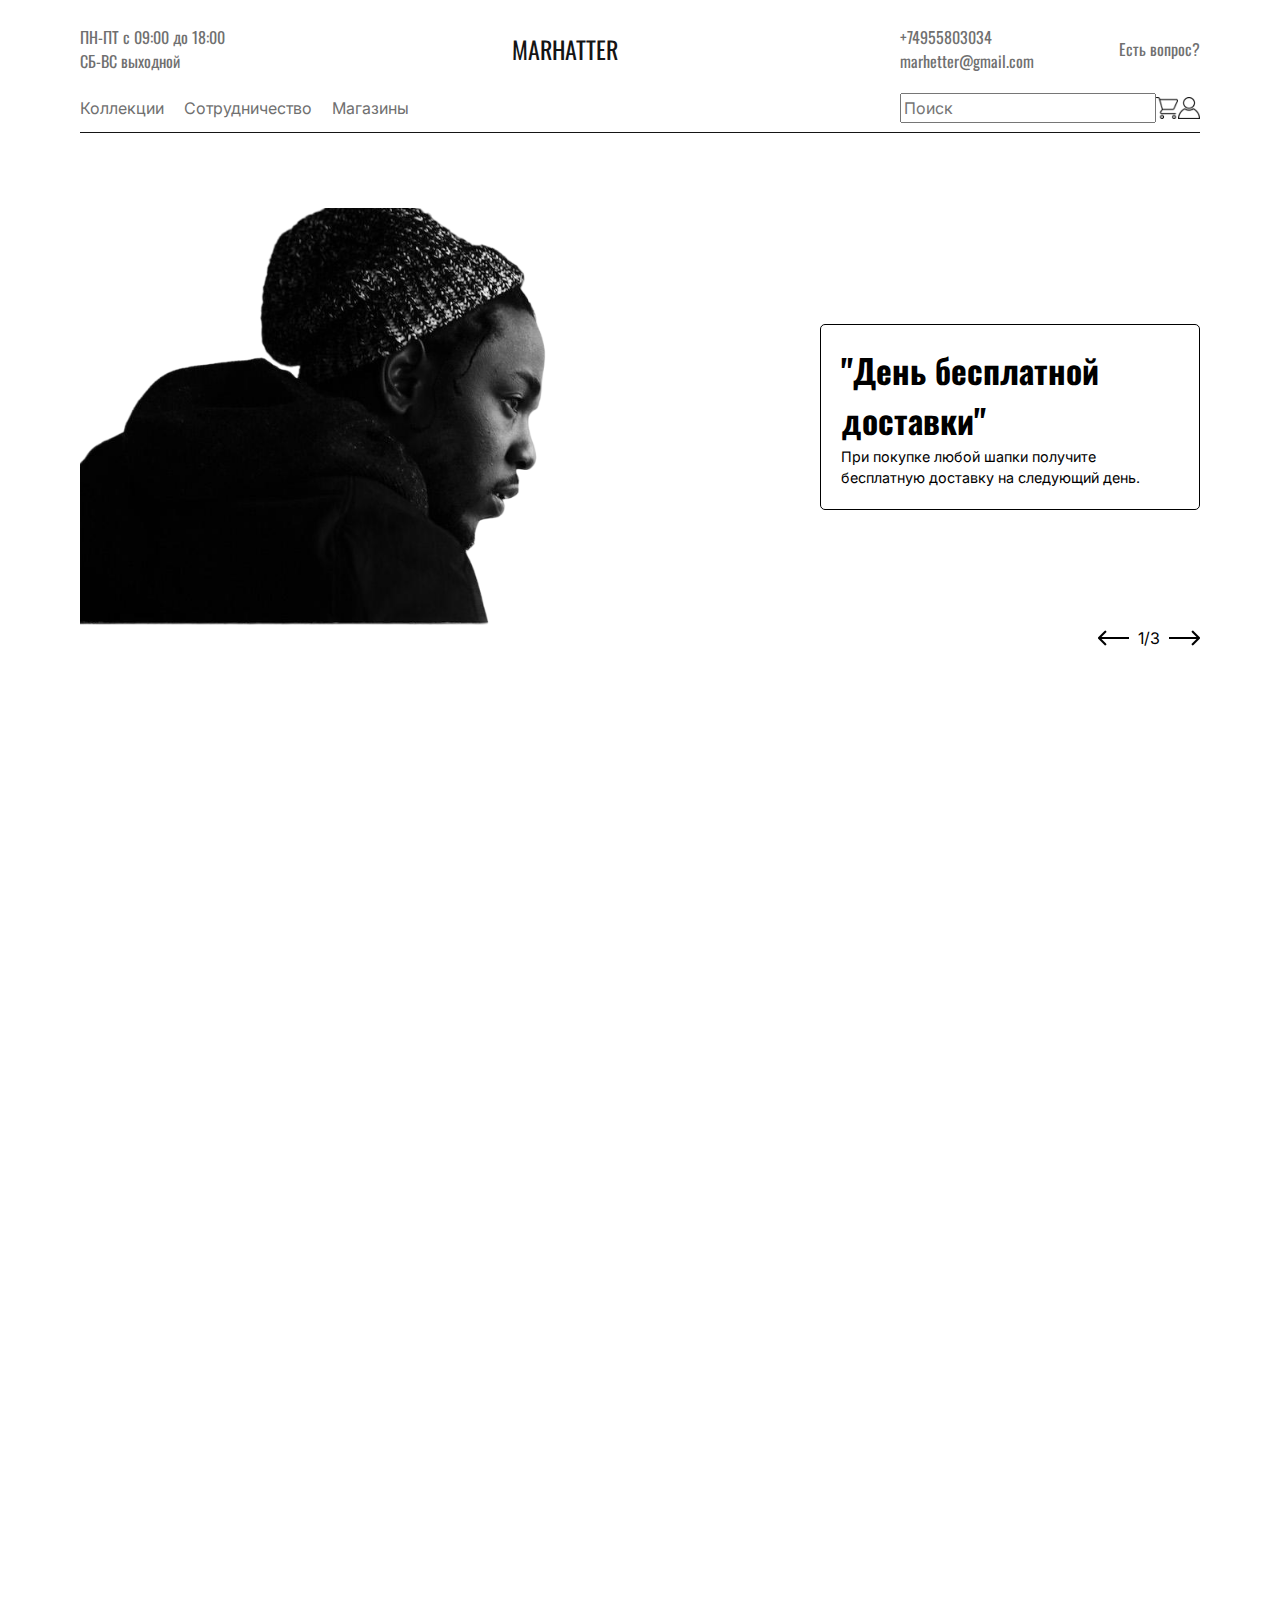
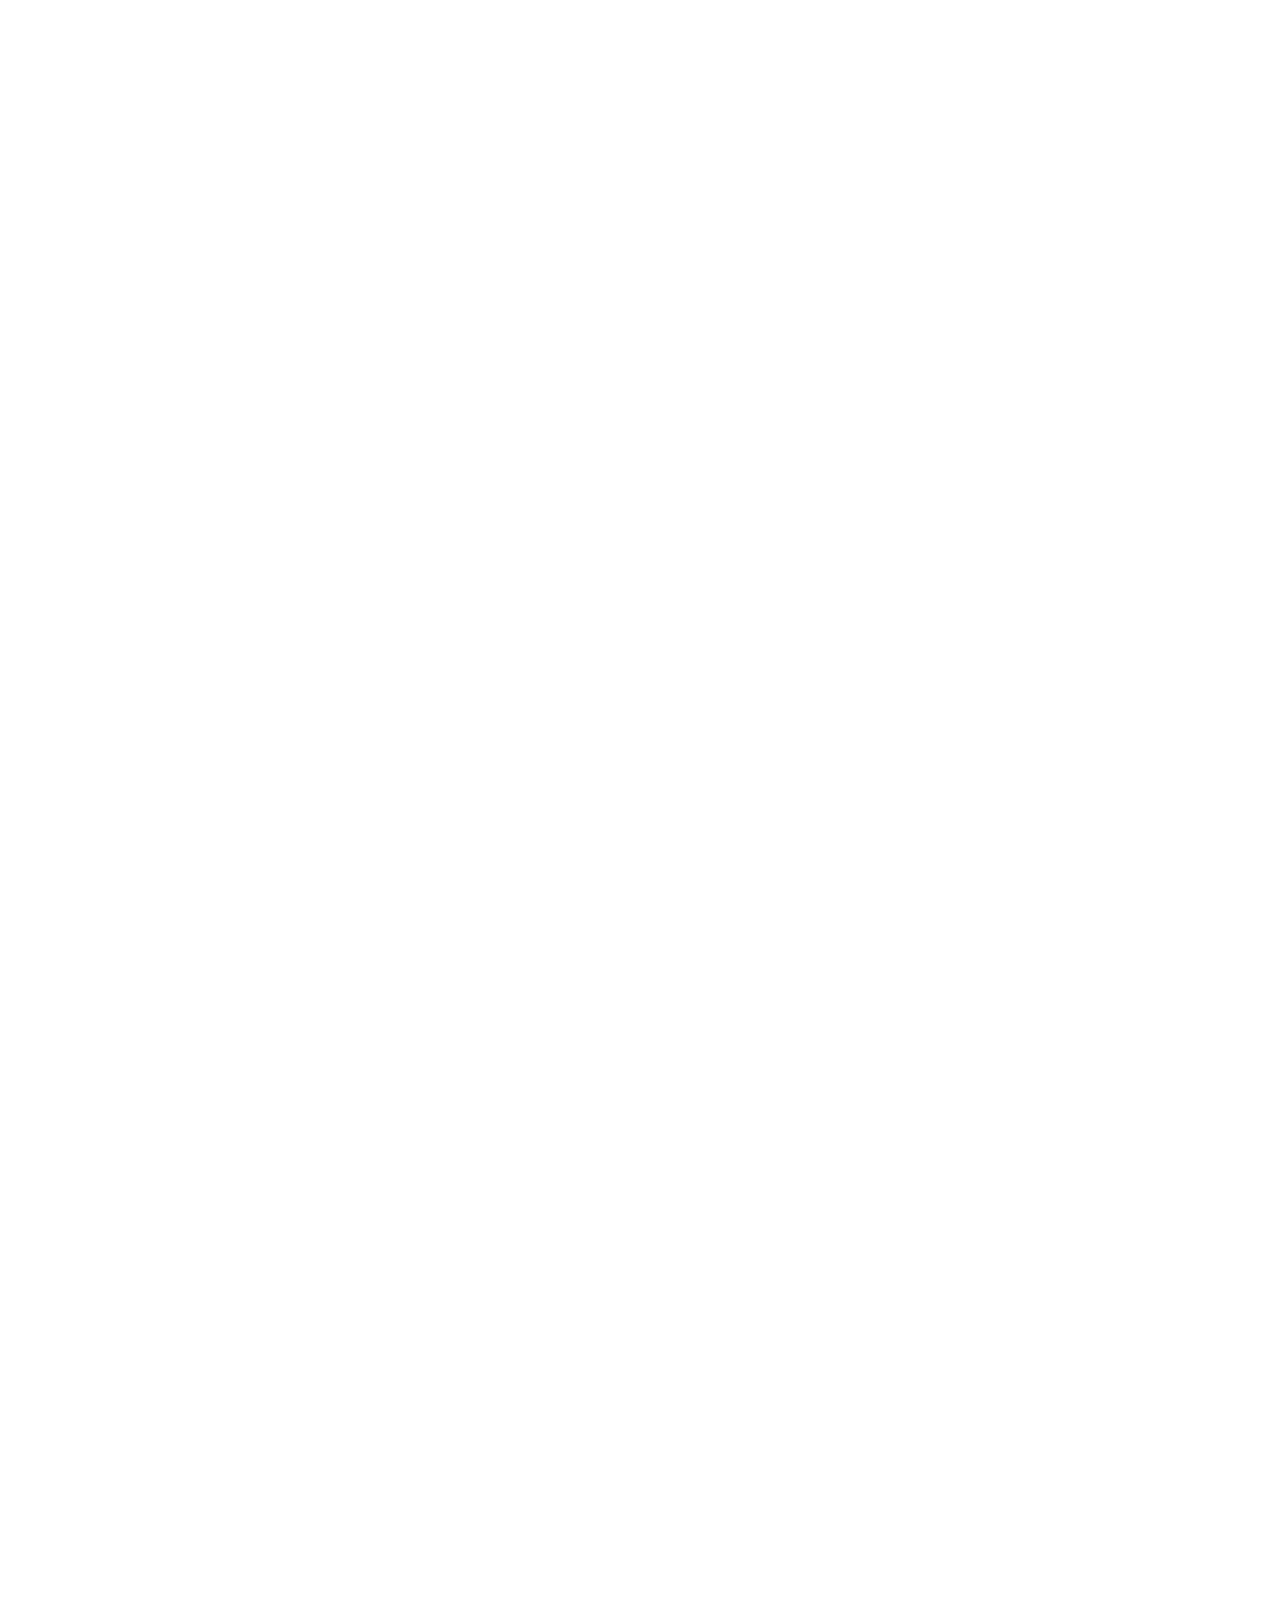
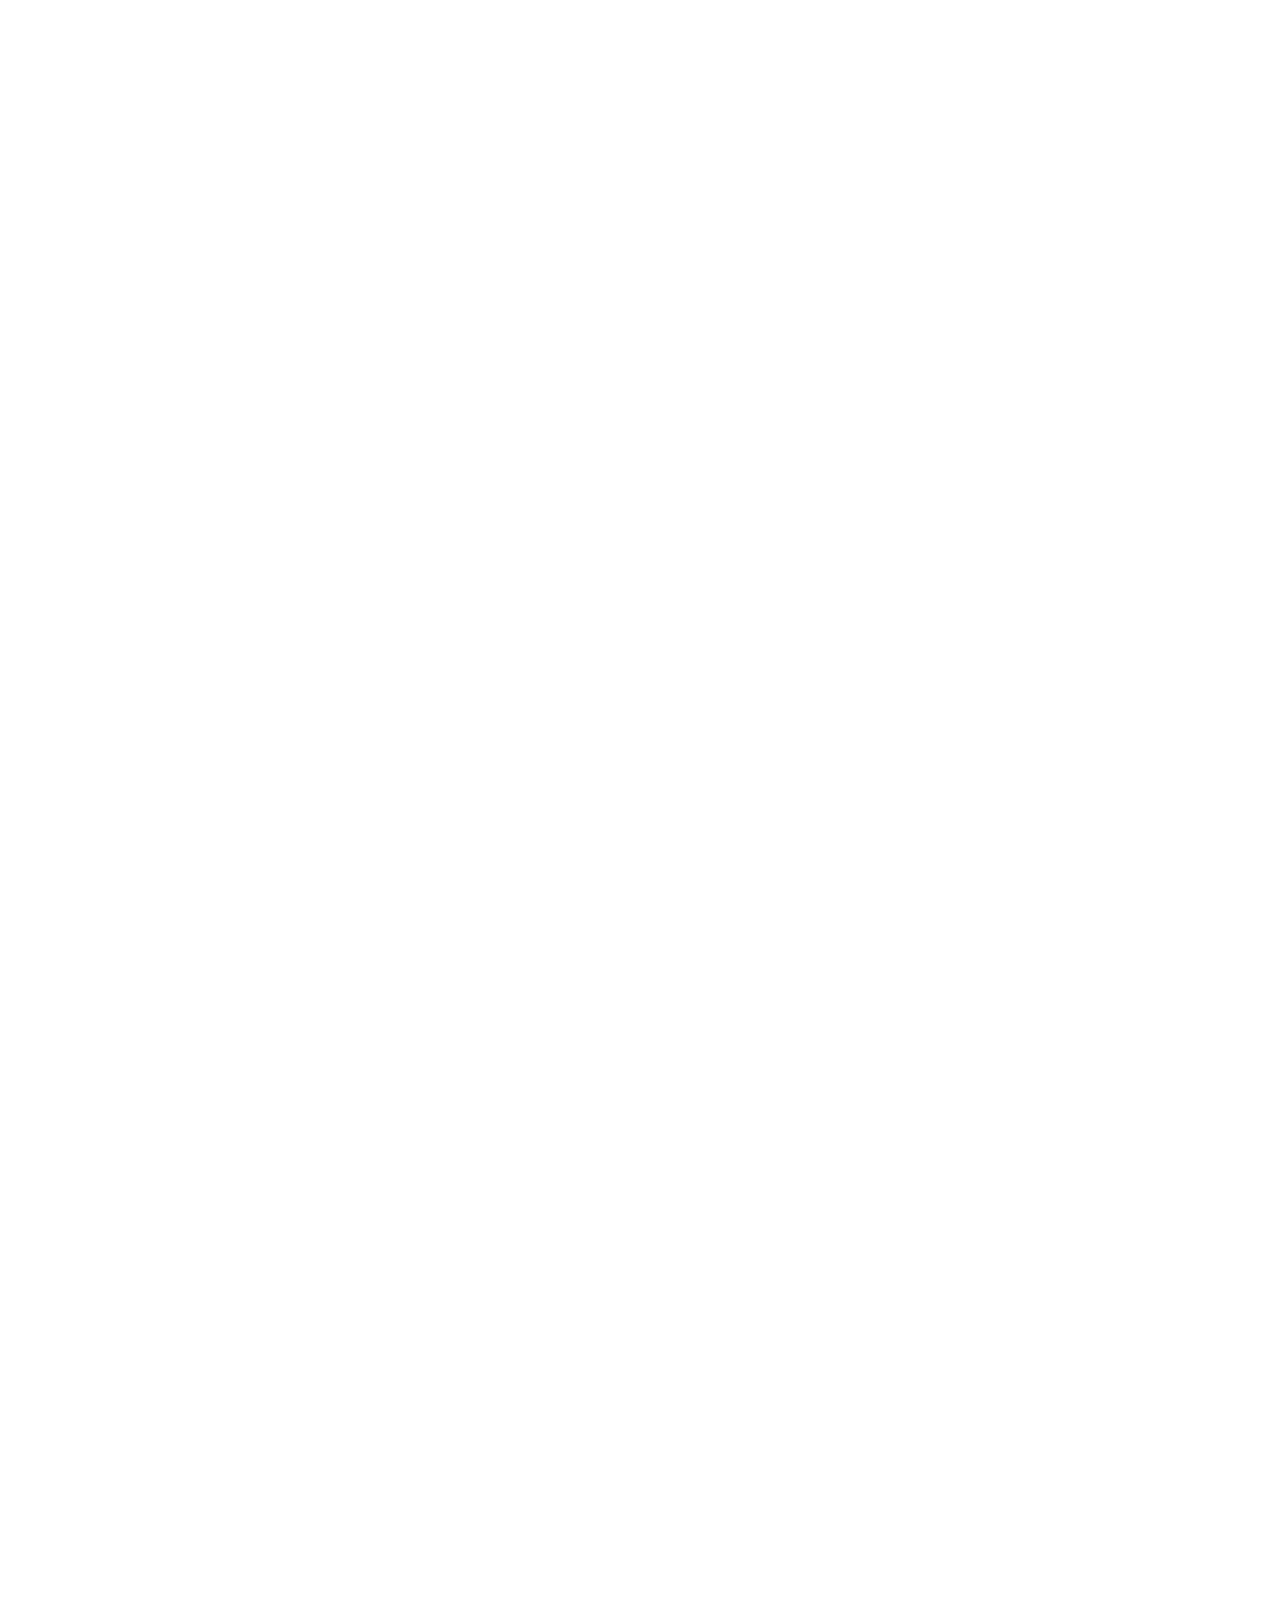
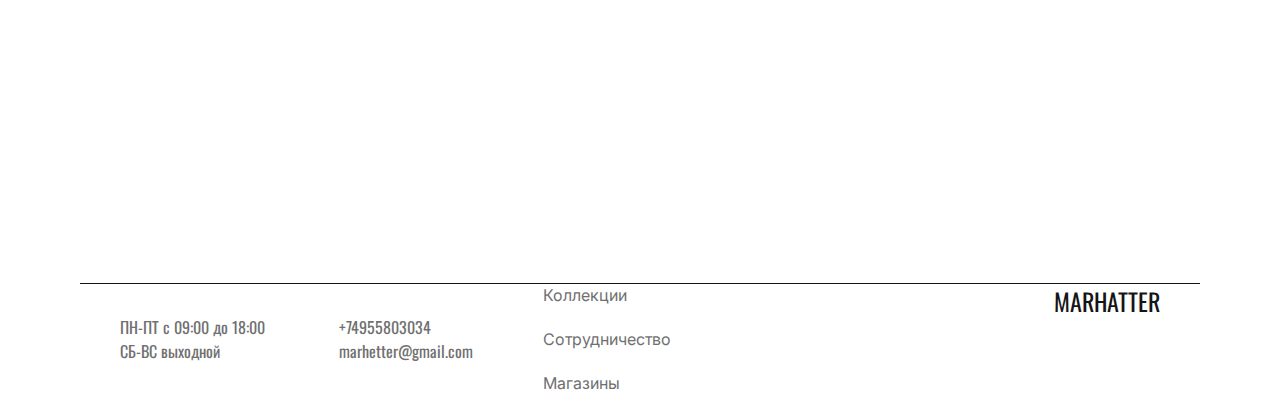
<file: index.html>
<!DOCTYPE html>
<html lang="en">

<head>
    <meta charset="UTF-8">
    <meta name="viewport" content="width=device-width, initial-scale=1.0">
    <title>Marhattter</title>

    <link rel="stylesheet" href="./style/style.css">
    <link rel="stylesheet" href="./style/reset.css">
    <link rel="stylesheet" href="./style/media.css">
    <link rel="preconnect" href="https://fonts.googleapis.com">
    <link rel="preconnect" href="https://fonts.gstatic.com" crossorigin>
    <link href="https://fonts.googleapis.com/css2?family=Oswald:wght@200..700&display=swap" rel="stylesheet">

    <link rel="preconnect" href="https://fonts.googleapis.com">
    <link rel="preconnect" href="https://fonts.gstatic.com" crossorigin>
    <link
        href="https://fonts.googleapis.com/css2?family=Barlow:ital,wght@0,100;0,200;0,300;0,400;0,500;0,600;0,700;0,800;0,900;1,100;1,200;1,300;1,400;1,500;1,600;1,700;1,800;1,900&family=Inter:wght@100..900&display=swap"
        rel="stylesheet">

    <script defer src="./script/script.js"></script>
    <script defer src="./script/reveal.js"></script>
</head>

<body>
    <header class="header">

        <div class="header-top">
            <div class="work-time">
                <p>ПН-ПТ с 09:00 до 18:00 </p>
                <p>СБ-ВС выходной</p>
            </div>

            <div class="logo">
                <a href="./index.html">MARHATTER</a>
            </div>

            <div class="header-holder">
                <div class="contacts">
                    <p>+74955803034</p>
                    <p>marhetter@gmail.com</p>
                </div>

                <div class="quastion">
                    Есть вопрос?
                </div>
            </div>

            <div class="burger-menu">
                <div class="burger-icon" id="burger-icon">
                    <span class="bar bar-line1"></span>
                    <span class="bar bar-line2"></span>
                    <span class="bar bar-line3"></span>
                </div>
            </div>
        </div>

        <div class="header-bottom">
            <ul class="nav-items">
                <li class="nav-item"><a href="./collections.html">Коллекции</a>

                </li>
                <li class="nav-item"><a href="./cooperation.html">Сотрудничество</a>
                    <ul>
                        <li><a href="./newsblog.html">Новости</a></li>
                        <li><a href="./cooperation.html">Оптовая торговля</a></li>
                        <li><a href="./individuality.html">Индивидуальные заказы</a></li>
                        <li><a href="./about.html">О бренде</a></li>
                    </ul>
                </li>
                <li class="nav-item"><a href="./store.html">Магазины</a>
                    <ul>
                        <li><a href="./store.html">Магазины MARHATTER</a></li>
                        <li><a href="./office.html">Офис и производство</a></li>
                    </ul>
                </li>
            </ul>
            <div class="header-holder">
                <input type="search" placeholder="Поиск">
                <a href=""><img src="./img/cart.png" alt="корзина"></a>
                <a href="./registration.html"><img src="./img/profile.png" alt="профиль"></a>
            </div>
        </div>

        <div class="side-menu" id="side-menu">
            <ul>
                <li><a href="./collections.html">Коллекции</a></li>
                <li><a href="./cooperation.html">Сотрудничество</a></li>
                <li><a href="./newsblog.html">Новости</a></li>
                <li><a href="./cooperation.html">Оптовая торговля</a></li>
                <li><a href="./individuality.html">Индивидуальные заказы</a></li>
                <li><a href="./about.html">О бренде</a></li>
                <li><a href="./store.html">Магазины</a></li>
                <li><a href="./store.html">Магазины MARHATTER</a></li>
                <li><a href="./office.html">Офис и производство</a></li>
            </ul>
        </div>
        <div class="overlay" id="overlay"></div>
    </header>
    <main>
        <section class="slider section-container active">
            <div class="container slider-container">
                <div class="slide">
                    <img src="./img/kekick.png" alt="" class="slide-img">
                    <div class="slide-description">
                        <h1 class="slide-description__h1">"День бесплатной доставки"</h1>
                        <p class="slide-description__p ">При покупке любой шапки получите бесплатную доставку на
                            следующий день.</p>
                    </div>
                </div>
                <div class="slide">
                    <img src="./img/tyler.png" alt="" class="slide-img">
                    <div class="slide-description">
                        <h1 class="slide-description__h1">"День платной доставки"</h1>
                        <p class="slide-description__p ">При покупке любой бесплатной шапки получите платную доставку на
                            следующий день.</p>
                    </div>
                </div>
                <div class="slide">
                    <img src="./img/41624.png" alt="" class="slide-img">
                    <div class="slide-description">
                        <h1 class="slide-description__h1">"Купи 100 шапок - 101 в дораок"</h1>
                        <p class="slide-description__p ">При покупке 100 шапок получите 1 в подарок</p>
                    </div>
                </div>
                <div class="arrow-holder">
                    <a class="prev" onclick="plusSlides(-1)"><img src="./img/Arrow 1.png" alt=""></a>
                    <div class="count">
                        <p id="count">1</p>
                        <p>/3</p>
                    </div>
                    <a class="next" onclick="plusSlides(1)"><img src="./img/Arrow 2.png" alt=""></a>
                </div>
            </div>
        </section>

        <section class="about-us section-container reveal">
            <div class="container">
                <h1 class="section-title">
                    ПОЧЕМУ С НАМИ РАБОТАЮТ СВЫШЕ 300 КЛИЕНТОВ В МЕСЯЦ
                </h1>

                <div class="about-us__cards">
                    <div class="about-us__card">
                        <img src="./img/trophy.png" alt="">
                        <p class="about-us__card-p">Победитель конкурса
                            ТОП-10 2017</p>
                    </div>
                    <div class="about-us__card">
                        <img src="./img/about_coll.png" alt="">
                        <p class="about-us__card-p">Продаваемость
                            коллеции 94 %</p>
                    </div>
                    <div class="about-us__card">
                        <img src="./img/ad.png" alt="">
                        <p class="about-us__card-p">Рекламная поддержка</p>
                    </div>
                    <div class="about-us__card">
                        <img src="./img/assortiment.png" alt="">
                        <p class="about-us__card-p">Большой ассортимент
                            и приятные цены</p>
                    </div>
                </div>
            </div>
        </section>

        <section class="collection section-container reveal">
            <div class="container">
                <div class="collection-holder">
                    <div class="collection-row_holder">
                        <a href="./man-collection.html">
                            <div class="collection-card  collection-card-bg1">
                                <h3 class="collection-card__title">Мужская коллекция</h3>
                                <div class="collection-card-description">
                                    <hr>
                                    <p>Откройте для себя элегантные и стильные новинки в мужской моде.</p>
                                </div>

                            </div>
                        </a>

                        <div class="collection-card collection-card-bg2">
                            <h3 class="collection-card__title">Женская коллекция</h3>
                            <div class="collection-card-description">
                                <hr>
                                <p>Погрузитесь в мир изысканной женской моды.</p>
                            </div>
                        </div>
                        <div class="collection-card collection-card-bg3">
                            <h3 class="collection-card__title">Детская коллекция</h3>
                            <div class="collection-card-description">
                                <hr>
                                <p>Радуйте своих малышей уникальным стилем.</p>
                            </div>
                        </div>
                        <div class="collection-card collection-card-bg4_2">
                            <h3 class="collection-card__title">Новая коллекция</h3>
                        </div>
                        <div class="collection-card collection-card-bg5_2">
                            <h3 class="collection-card__title">Спец. предложение | Акции</h3>
                        </div>
                    </div>
                    <div class="collection-row_holder_2">
                        <div class="collection-card collection-card-bg4">
                            <h3 class="collection-card__title">Новая коллекция</h3>
                            <div class="collection-card-description">
                                <hr>
                                <p>Не упустите шанс обновить свой гардероб с самыми свежими трендами.</p>
                            </div>
                        </div>
                        <div class="collection-card collection-card-bg5">
                            <h3 class="collection-card__title">Спец. предложение | Акции</h3>
                        </div>
                    </div>

                </div>

            </div>
        </section>
        <section class="about-marhatter section-container reveal">
            <div class="container">
                <h1 class="section-title">
                    ПРОИЗВОДСТВО И ОПТОВАЯ ПРОДАЖА ВЯЗАНЫХ ШАПОК И АКСЕССУАРОВ ОТ MARHATTER
                </h1>
                <div class="about-marhatter__holder">
                    <img src="./img/image 20.png" alt="">
                    <div class="about-marhatter__right">
                        <h2 class="about-marhatter__right-h2">
                            Marhatter - ведущая российская компания
                        </h2>
                        <p>Мы гордимся нашим собственным дизайнерским отделом,
                            работащий над созданием уникальных и
                            стильных моделей/</p>
                        <p>С более чем 100 сотрудниками в штате "Marhatter" является не
                            только производителем, но и
                            командой единомышленников</p>
                    </div>
                </div>
            </div>
        </section>
        <section class="wholesale section-container reveal">
            <div class="container">
                <h1 class="section-title">Схема работы для оптовиков</h1>
                <div class="wholesale-cards">
                    <div class="wholesale-card add-arrow">
                        <img src="./img/regphoto.png" alt="" class="wholesale-card__img">
                        <p class="wholesale-card__pharagraph">Зарегистрируйся в личном кабинете и получи доступ к
                            полному каталогу</p>
                    </div>
                    <div class="wholesale-card add-arrow">
                        <img src="./img/order.png" alt="" class="wholesale-card__img">
                        <p class="wholesale-card__pharagraph">Оформление заказ</p>
                    </div>
                    <div class="wholesale-card add-arrow">
                        <img src="./img/manager.png" alt="" class="wholesale-card__img">
                        <p class="wholesale-card__pharagraph">Получите консультацию персонального менеджера</p>
                    </div>
                    <div class="wholesale-card add-arrow">
                        <img src="./img/contract.png" alt="" class="wholesale-card__img">
                        <p class="wholesale-card__pharagraph">Подписание договора и оплата</p>
                    </div>
                    <div class="wholesale-card add-arrow">
                        <img src="./img/deliviry.png" alt="" class="wholesale-card__img">
                        <p class="wholesale-card__pharagraph">Подписание договора и оплата</p>
                    </div>
                </div>
                <div class="wholesale-title section-title">Остались вопросы?</div>
                <button class="button" id="showPhoneNumberForm">Получить консультацию</button>
                <div id="phoneNumberForm" class="wholesale-number">
                    <label for="phoneNumber">Введите ваш номер телефона:</label>
                    <input type="text" id="phoneNumber" name="phoneNumber">
                    <button id="submitPhoneNumber" class="button">Отправить</button>
                    <button href="#" id="hidePhoneNumberForm" class="button button__transparent">Закрыть</button>
                </div>
            </div>
        </section>

        <section class="partners section-container">
            <div class="container">
                <h1 class="section-title">Наши партнеры</h1>
                <div class="partners-cards">
                    <div class="partners-card">
                        <img src="./img/partner1.png" alt="">
                    </div>
                    <div class="partners-card">
                        <img src="./img/partner2.png" alt="">
                    </div>
                    <div class="partners-card">
                        <img src="./img/partner3.png" alt="">
                    </div>
                    <div class="partners-card">
                        <img src="./img/partner4.png" alt="">
                    </div>
                </div>
            </div>
        </section>
        <section class="advantages section-container">
            <div class="container">
                <h1 class="section-title">НАШИ ПРЕИМУЩЕСТВА</h1>
                <div class="advantages-items grid-items">
                    <div class="advantages-item">
                        <img src="./img/cycle.png" alt="">
                        <p>Полный производственный цикл</p>
                    </div>
                    <div class="advantages-item">
                        <img src="/img/order.png" alt="">
                        <p>Бесплатная доставка</p>
                    </div>
                    <div class="advantages-item">
                        <img src="./img/sale.png" alt="">
                        <p>Гибкая система скидок</p>
                    </div>
                    <div class="advantages-item">
                        <img src="./img/deliviry.png" alt="">
                        <p>100% возврат остатков</p>
                    </div>
                    <div class="advantages-item">
                        <img src="./img/doneorder.png" alt="">
                        <p>7 дней на исполнение заказа</p>
                    </div>
                    <div class="advantages-item">
                        <img src="./img/cashback.png" alt="">
                        <p>Выполняем индивидуальные заказы</p>
                    </div>
                </div>

            </div>
        </section>

        <section class="our-rewiev section-container">
            <div class="container">
                <h1 class="section-title">
                    Отзывы клиентов
                </h1>
                <div class="rewievs">
                    <div class="rewiev">
                        <img src="./img/rewiev.png" alt="">
                        <h2>Александр Семкин</h2>
                        <p>Я рекомендую эту шапку всем, кто ищет удобную, стильную и качественную шапку для зимы.</p>
                    </div>
                    <div class="rewiev">
                        <img src="./img/rewiev.png" alt="">
                        <h2>Александр Семкин</h2>
                        <p>Я рекомендую эту шапку всем, кто ищет удобную, стильную и качественную шапку для зимы.</p>
                    </div>
                    <div class="rewiev">
                        <img src="./img/rewiev.png" alt="">
                        <h2>Александр Семкин</h2>
                        <p>Я рекомендую эту шапку всем, кто ищет удобную, стильную и качественную шапку для зимы.</p>
                    </div>
                </div>
            </div>
        </section>

    </main>
    <footer class="footer">
        <div class="footer-container">
            <div class="footer-description">
                <div class="work-time work-time__foter">
                    <p>ПН-ПТ с 09:00 до 18:00 </p>
                    <p>СБ-ВС выходной</p>
                </div>
                <div class="contacts">
                    <p>+74955803034</p>
                    <p>marhetter@gmail.com</p>
                </div>
                <ul class="nav-items nav-items__footer">
                    <li class="nav-item"><a href="./collections.html">Коллекции</a></li>
                    <li class="nav-item"><a href="./cooperation.html">Сотрудничество</a></li>
                    <li class="nav-item"><a href="./store.html">Магазины</a></li>
                </ul>
            </div>
            <div class="logo">
                <p>MARHATTER</p>
            </div>
        </div>
    </footer>
</body>

</html>
</file>
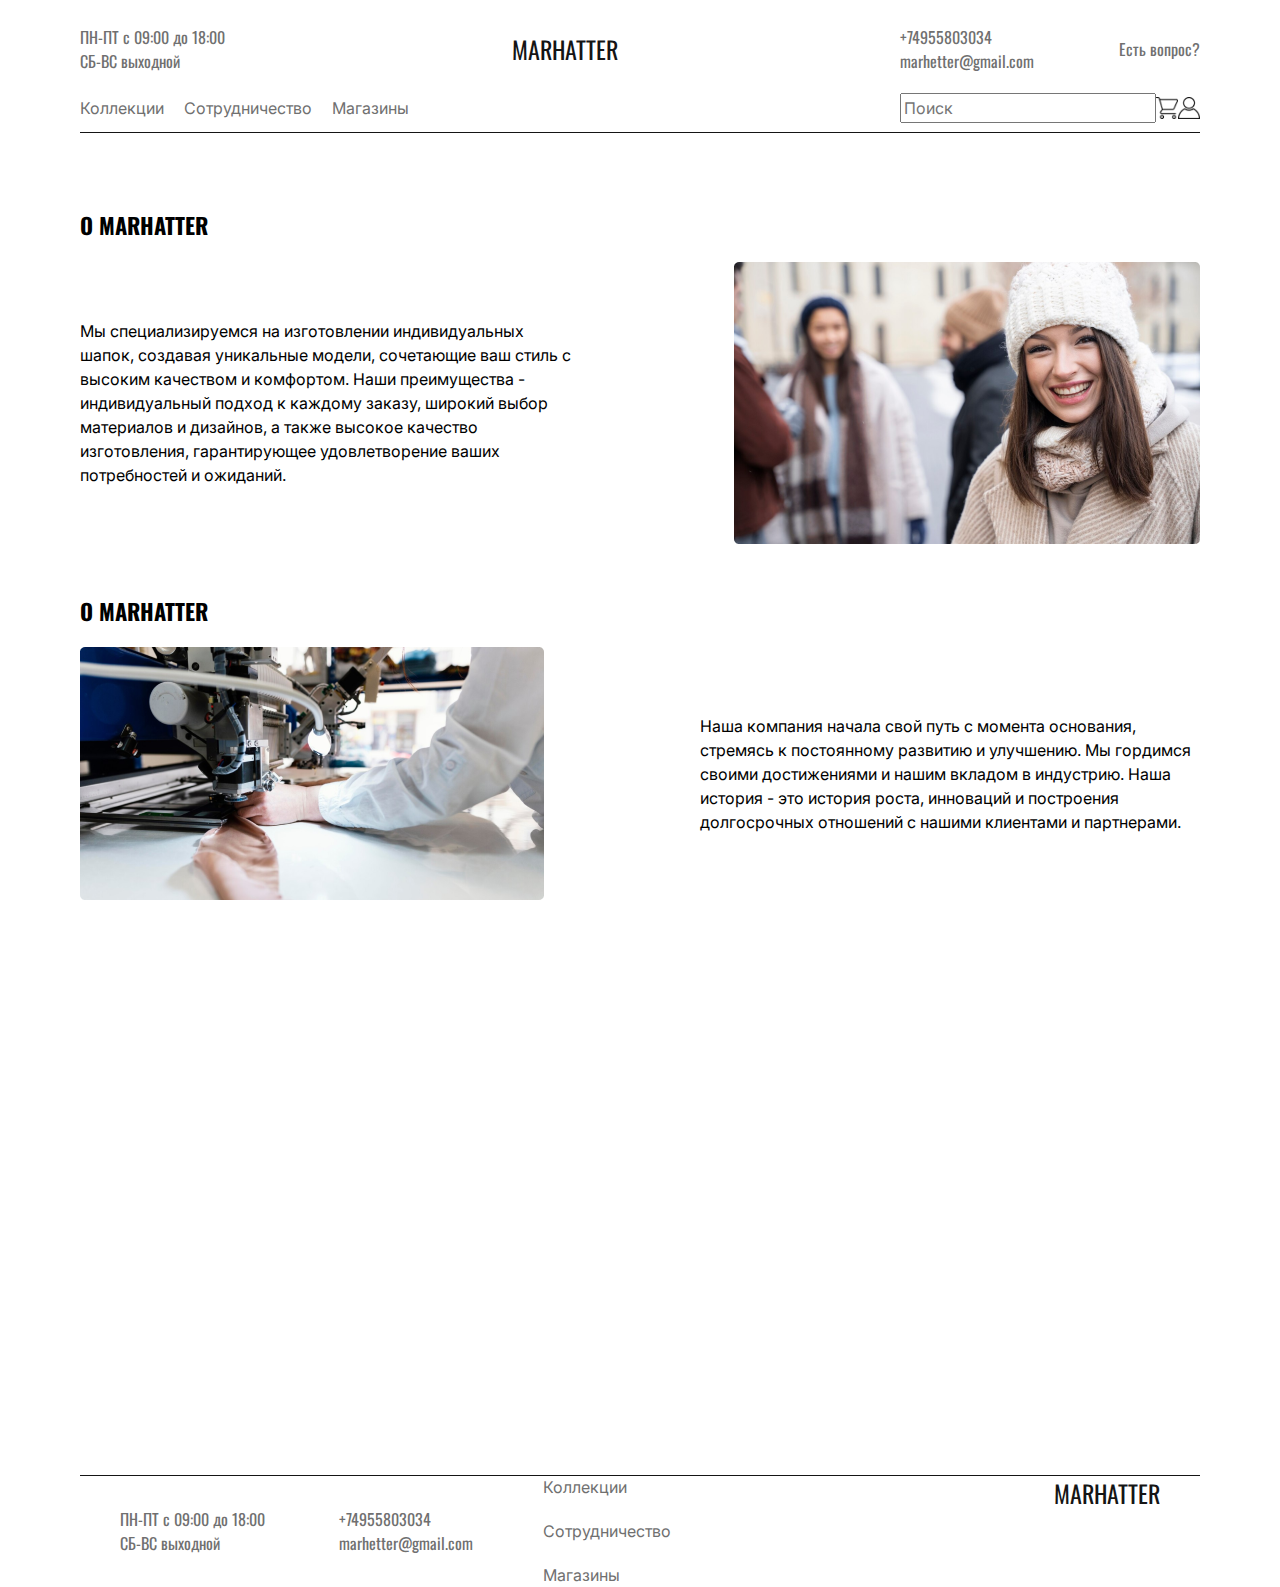
<file: about.html>
<!DOCTYPE html>
<html lang="en">

<head>
    <meta charset="UTF-8">
    <meta name="viewport" content="width=device-width, initial-scale=1.0">
    <title>Marhattter</title>

    <link rel="stylesheet" href="./style/style.css">
    <link rel="stylesheet" href="./style/reset.css">
    <link rel="stylesheet" href="./style/media.css">
    <link rel="preconnect" href="https://fonts.googleapis.com">
    <link rel="preconnect" href="https://fonts.gstatic.com" crossorigin>
    <link href="https://fonts.googleapis.com/css2?family=Oswald:wght@200..700&display=swap" rel="stylesheet">

    <link rel="preconnect" href="https://fonts.googleapis.com">
    <link rel="preconnect" href="https://fonts.gstatic.com" crossorigin>
    <link
        href="https://fonts.googleapis.com/css2?family=Barlow:ital,wght@0,100;0,200;0,300;0,400;0,500;0,600;0,700;0,800;0,900;1,100;1,200;1,300;1,400;1,500;1,600;1,700;1,800;1,900&family=Inter:wght@100..900&display=swap"
        rel="stylesheet">

    <script defer src="./script/script.js"></script>
    <script defer src="./script/reveal.js"></script>
</head>

<body>
    <header class="header">

        <div class="header-top">
            <div class="work-time">
                <p>ПН-ПТ с 09:00 до 18:00 </p>
                <p>СБ-ВС выходной</p>
            </div>

            <div class="logo">
                <a href="./index.html">MARHATTER</a>
            </div>

            <div class="header-holder">
                <div class="contacts">
                    <p>+74955803034</p>
                    <p>marhetter@gmail.com</p>
                </div>

                <div class="quastion">
                    Есть вопрос?
                </div>
            </div>

            <div class="burger-menu">
                <div class="burger-icon" id="burger-icon">
                    <span class="bar bar-line1"></span>
                    <span class="bar bar-line2"></span>
                    <span class="bar bar-line3"></span>
                </div>
            </div>
        </div>

        <div class="header-bottom">
            <ul class="nav-items">
                <li class="nav-item"><a href="./collections.html">Коллекции</a>

                </li>
                <li class="nav-item"><a href="./cooperation.html">Сотрудничество</a>
                    <ul>
                        <li><a href="./newsblog.html">Новости</a></li>
                        <li><a href="./cooperation.html">Оптовая торговля</a></li>
                        <li><a href="./individuality.html">Индивидуальные заказы</a></li>
                        <li><a href="./about.html">О бренде</a></li>
                    </ul>
                </li>
                <li class="nav-item"><a href="./store.html">Магазины</a>
                    <ul>
                        <li><a href="./store.html">Магазины MARHATTER</a></li>
                        <li><a href="./office.html">Офис и производство</a></li>
                    </ul>
                </li>
            </ul>
            <div class="header-holder">
                <input type="search" placeholder="Поиск">
                <a href=""><img src="./img/cart.png" alt="корзина"></a>
                <a href="./registration.html"><img src="./img/profile.png" alt="профиль"></a>
            </div>
        </div>

    </header>
    <main>
        <section class="about section-container active">
            <div class="container">
                <h1 class="section-title">
                    О MARHATTER
                </h1>
                <div class="about-holder">
                    <p class="about-phararaph">Мы специализируемся на изготовлении индивидуальных шапок, создавая
                        уникальные модели, сочетающие
                        ваш стиль с высоким качеством и комфортом. Наши преимущества - индивидуальный подход к каждому
                        заказу, широкий выбор материалов и дизайнов, а также высокое качество изготовления,
                        гарантирующее удовлетворение ваших потребностей и ожиданий.</p>

                    <img src="./img/about1.png" alt="">
                </div>
            </div>
        </section>
        <section class="about section-container active">
            <div class="container">
                <h1 class="section-title">
                    О MARHATTER
                </h1>
                <div class="about-holder">
                    <img src="./img/about2.png" alt="">
                    <p class="about-phararaph">Наша компания начала свой путь с момента основания, стремясь к
                        постоянному развитию и улучшению. Мы гордимся своими достижениями и нашим вкладом в индустрию.
                        Наша история - это история роста, инноваций и построения долгосрочных отношений с нашими
                        клиентами и партнерами.</p>
                </div>
            </div>
        </section>
        <section class="partners section-container">
            <div class="container">
                <h1 class="section-title">Наши партнеры</h1>
                <div class="partners-cards">
                    <div class="partners-card">
                        <img src="./img/partner1.png" alt="">
                    </div>
                    <div class="partners-card">
                        <img src="./img/partner2.png" alt="">
                    </div>
                    <div class="partners-card">
                        <img src="./img/partner3.png" alt="">
                    </div>
                    <div class="partners-card">
                        <img src="./img/partner4.png" alt="">
                    </div>
                </div>
            </div>
        </section>
        <section class="our-rewiev section-container">
            <div class="container">
                <h1 class="section-title">
                    Отзывы клиентов
                </h1>
                <div class="rewievs">
                    <div class="rewiev">
                        <img src="./img/rewiev.png" alt="">
                        <h2>Александр Семкин</h2>
                        <p>Я рекомендую эту шапку всем, кто ищет удобную, стильную и качественную шапку для зимы.</p>
                    </div>
                    <div class="rewiev">
                        <img src="./img/rewiev.png" alt="">
                        <h2>Александр Семкин</h2>
                        <p>Я рекомендую эту шапку всем, кто ищет удобную, стильную и качественную шапку для зимы.</p>
                    </div>
                    <div class="rewiev">
                        <img src="./img/rewiev.png" alt="">
                        <h2>Александр Семкин</h2>
                        <p>Я рекомендую эту шапку всем, кто ищет удобную, стильную и качественную шапку для зимы.</p>
                    </div>
                </div>
            </div>
        </section>
    </main>
    <footer class="footer">
        <div class="footer-container">
            <div class="footer-description">
                <div class="work-time work-time__foter">
                    <p>ПН-ПТ с 09:00 до 18:00 </p>
                    <p>СБ-ВС выходной</p>
                </div>
                <div class="contacts">
                    <p>+74955803034</p>
                    <p>marhetter@gmail.com</p>
                </div>
                <ul class="nav-items nav-items__footer">
                    <li class="nav-item"><a href="./collections.html">Коллекции</a></li>
                    <li class="nav-item"><a href="./cooperation.html">Сотрудничество</a></li>
                    <li class="nav-item"><a href="./store.html">Магазины</a></li>
                </ul>
            </div>
            <div class="logo">
                <p>MARHATTER</p>
            </div>
        </div>
    </footer>
</body>

</html>
</file>
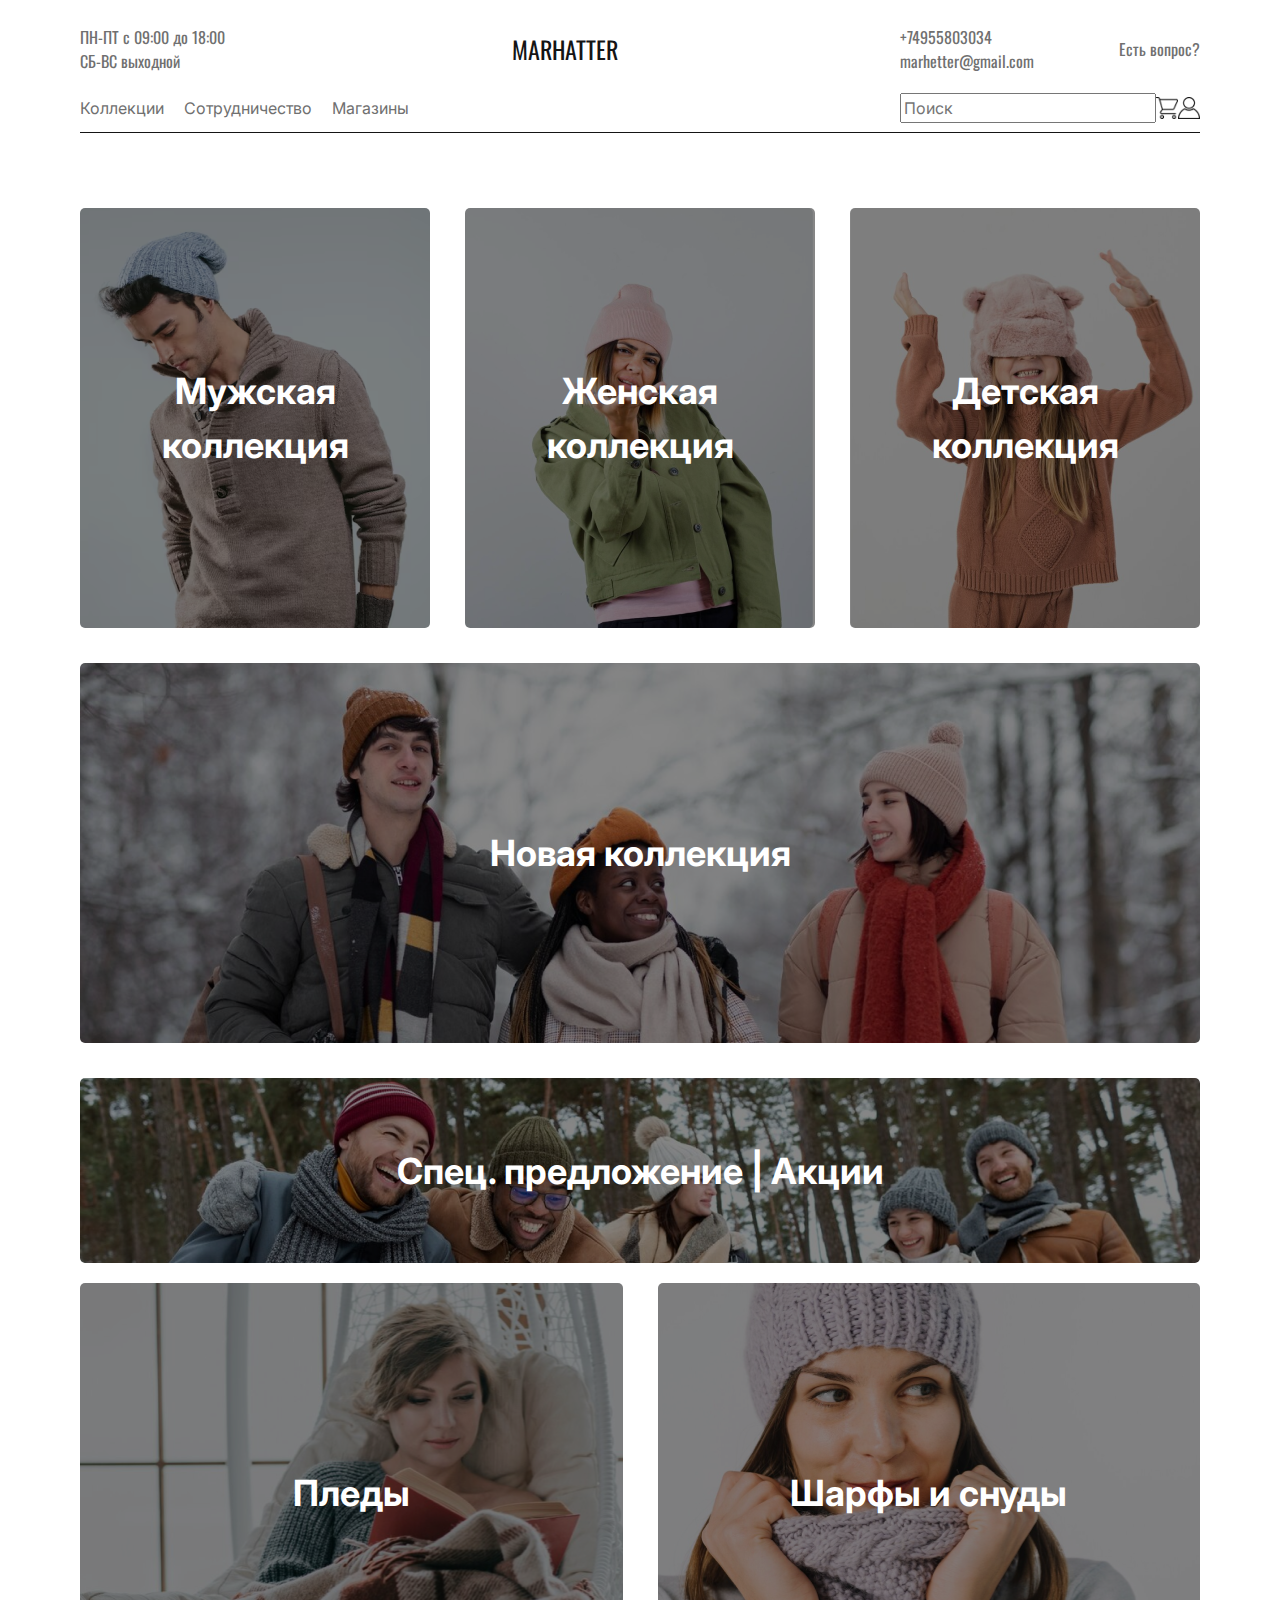
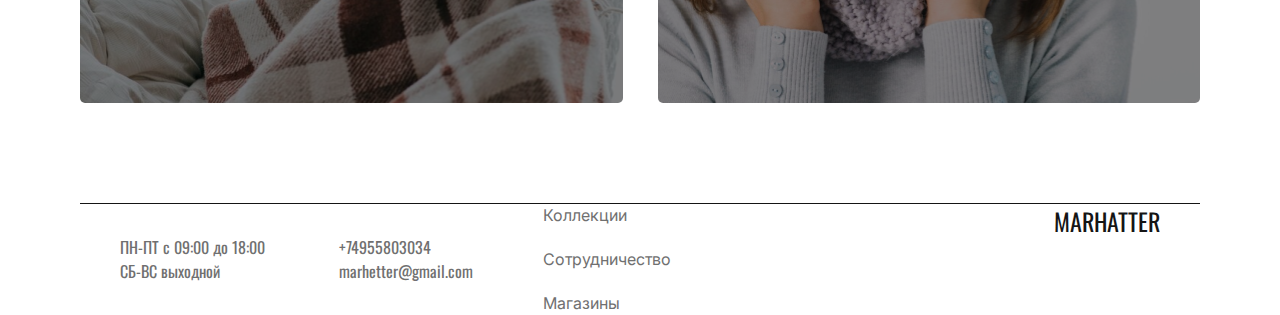
<file: collections.html>
<!DOCTYPE html>
<html lang="en">

<head>
    <meta charset="UTF-8">
    <meta name="viewport" content="width=device-width, initial-scale=1.0">
    <title>Marhattter</title>

    <link rel="stylesheet" href="./style/style.css">

    <link rel="stylesheet" href="./style/reset.css">
    <link rel="stylesheet" href="./style/media.css">
    <link rel="preconnect" href="https://fonts.googleapis.com">
    <link rel="preconnect" href="https://fonts.gstatic.com" crossorigin>
    <link href="https://fonts.googleapis.com/css2?family=Oswald:wght@200..700&display=swap" rel="stylesheet">

    <link rel="preconnect" href="https://fonts.googleapis.com">
    <link rel="preconnect" href="https://fonts.gstatic.com" crossorigin>
    <link
        href="https://fonts.googleapis.com/css2?family=Barlow:ital,wght@0,100;0,200;0,300;0,400;0,500;0,600;0,700;0,800;0,900;1,100;1,200;1,300;1,400;1,500;1,600;1,700;1,800;1,900&family=Inter:wght@100..900&display=swap"
        rel="stylesheet">
    <script defer src="./script/reveal.js"></script>
    <script defer src="./script/script.js"></script>
</head>

<body>
    <header class="header">

        <div class="header-top">
            <div class="work-time">
                <p>ПН-ПТ с 09:00 до 18:00 </p>
                <p>СБ-ВС выходной</p>
            </div>

            <div class="logo">
                <a href="./index.html">MARHATTER</a>
            </div>

            <div class="header-holder">
                <div class="contacts">
                    <p>+74955803034</p>
                    <p>marhetter@gmail.com</p>
                </div>

                <div class="quastion">
                    Есть вопрос?
                </div>
            </div>

            <div class="burger-menu">
                <div class="burger-icon" id="burger-icon">
                    <span class="bar bar-line1"></span>
                    <span class="bar bar-line2"></span>
                    <span class="bar bar-line3"></span>
                </div>
            </div>
        </div>

        <div class="header-bottom">
            <ul class="nav-items">
                <li class="nav-item"><a href="./collections.html">Коллекции</a>

                </li>
                <li class="nav-item"><a href="./cooperation.html">Сотрудничество</a>
                    <ul>
                        <li><a href="./newsblog.html">Новости</a></li>
                        <li><a href="./cooperation.html">Оптовая торговля</a></li>
                        <li><a href="./individuality.html">Индивидуальные заказы</a></li>
                        <li><a href="./about.html">О бренде</a></li>
                    </ul>
                </li>
                <li class="nav-item"><a href="./store.html">Магазины</a>
                    <ul>
                        <li><a href="./store.html">Магазины MARHATTER</a></li>
                        <li><a href="./office.html">Офис и производство</a></li>
                    </ul>
                </li>
            </ul>
            <div class="header-holder">
                <input type="search" placeholder="Поиск">
                <a href=""><img src="./img/cart.png" alt="корзина"></a>
                <a href="./registration.html"><img src="./img/profile.png" alt="профиль"></a>
            </div>
        </div>

    </header>
    <main>

        <section class="collection section-container active">
            <div class="container">
                <div class="collection-row_holder">
                    <a href="./man-collection.html">
                        <div class="collection-card  collection-card-bg1">
                            <h3 class="collection-card__title">Мужская коллекция</h3>
                            <div class="collection-card-description">
                                <hr>
                                <p>Откройте для себя элегантные и стильные новинки в мужской моде.</p>
                            </div>
                        </div>
                    </a>
                    <div class="collection-card collection-card-bg2">
                        <h3 class="collection-card__title">Женская коллекция</h3>
                        <div class="collection-card-description">
                            <hr>
                            <p>Погрузитесь в мир изысканной женской моды.</p>
                        </div>
                    </div>
                    <div class="collection-card collection-card-bg3">
                        <h3 class="collection-card__title">Детская коллекция</h3>
                        <div class="collection-card-description">
                            <hr>
                            <p>Радуйте своих малышей уникальным стилем.</p>
                        </div>
                    </div>
                    <div class="collection-card collection-card-bg4_2">
                        <h3 class="collection-card__title">Новая коллекция</h3>
                    </div>
                    <div class="collection-card collection-card-bg5_2">
                        <h3 class="collection-card__title">Спец. предложение | Акции</h3>
                    </div>
                </div>
                <div class="collection-row_holder_2">
                    <div class="collection-card collection-card-bg4">
                        <h3 class="collection-card__title">Новая коллекция</h3>
                        <div class="collection-card-description">
                            <hr>
                            <p>Не упустите шанс обновить свой гардероб с самыми свежими трендами.</p>
                        </div>
                    </div>
                    <div class="collection-card collection-card-bg5">
                        <h3 class="collection-card__title">Спец. предложение | Акции</h3>
                    </div>
                </div>
                <div class="collection-row_holder">
                    <div class="collection-card  collection-card-bg6">
                        <h3 class="collection-card__title">Пледы</h3>
                        <div class="collection-card-description">
                            <hr>
                            <p>Не Погрузитесь в уют и комфорт с нашими пледами высочайшего качества.</p>
                        </div>
                    </div>
                    <div class="collection-card  collection-card-bg7">
                        <h3 class="collection-card__title">Шарфы и снуды</h3>
                        <div class="collection-card-description">
                            <hr>
                            <p>Универсальные и практичные, наши снуды предлагают комфорт и стиль в одном.</p>
                        </div>
                    </div>
                </div>

            </div>

            </div>
        </section>
    </main>

    <footer class="footer">
        <div class="footer-container">
            <div class="footer-description">
                <div class="work-time work-time__foter">
                    <p>ПН-ПТ с 09:00 до 18:00 </p>
                    <p>СБ-ВС выходной</p>
                </div>
                <div class="contacts">
                    <p>+74955803034</p>
                    <p>marhetter@gmail.com</p>
                </div>
                <ul class="nav-items nav-items__footer">
                    <li class="nav-item"><a href="./collections.html">Коллекции</a></li>
                    <li class="nav-item"><a href="./cooperation.html">Сотрудничество</a></li>
                    <li class="nav-item"><a href="./store.html">Магазины</a></li>
                </ul>
            </div>
            <div class="logo">
                <p>MARHATTER</p>
            </div>
        </div>
    </footer>
</body>

</html>
</file>
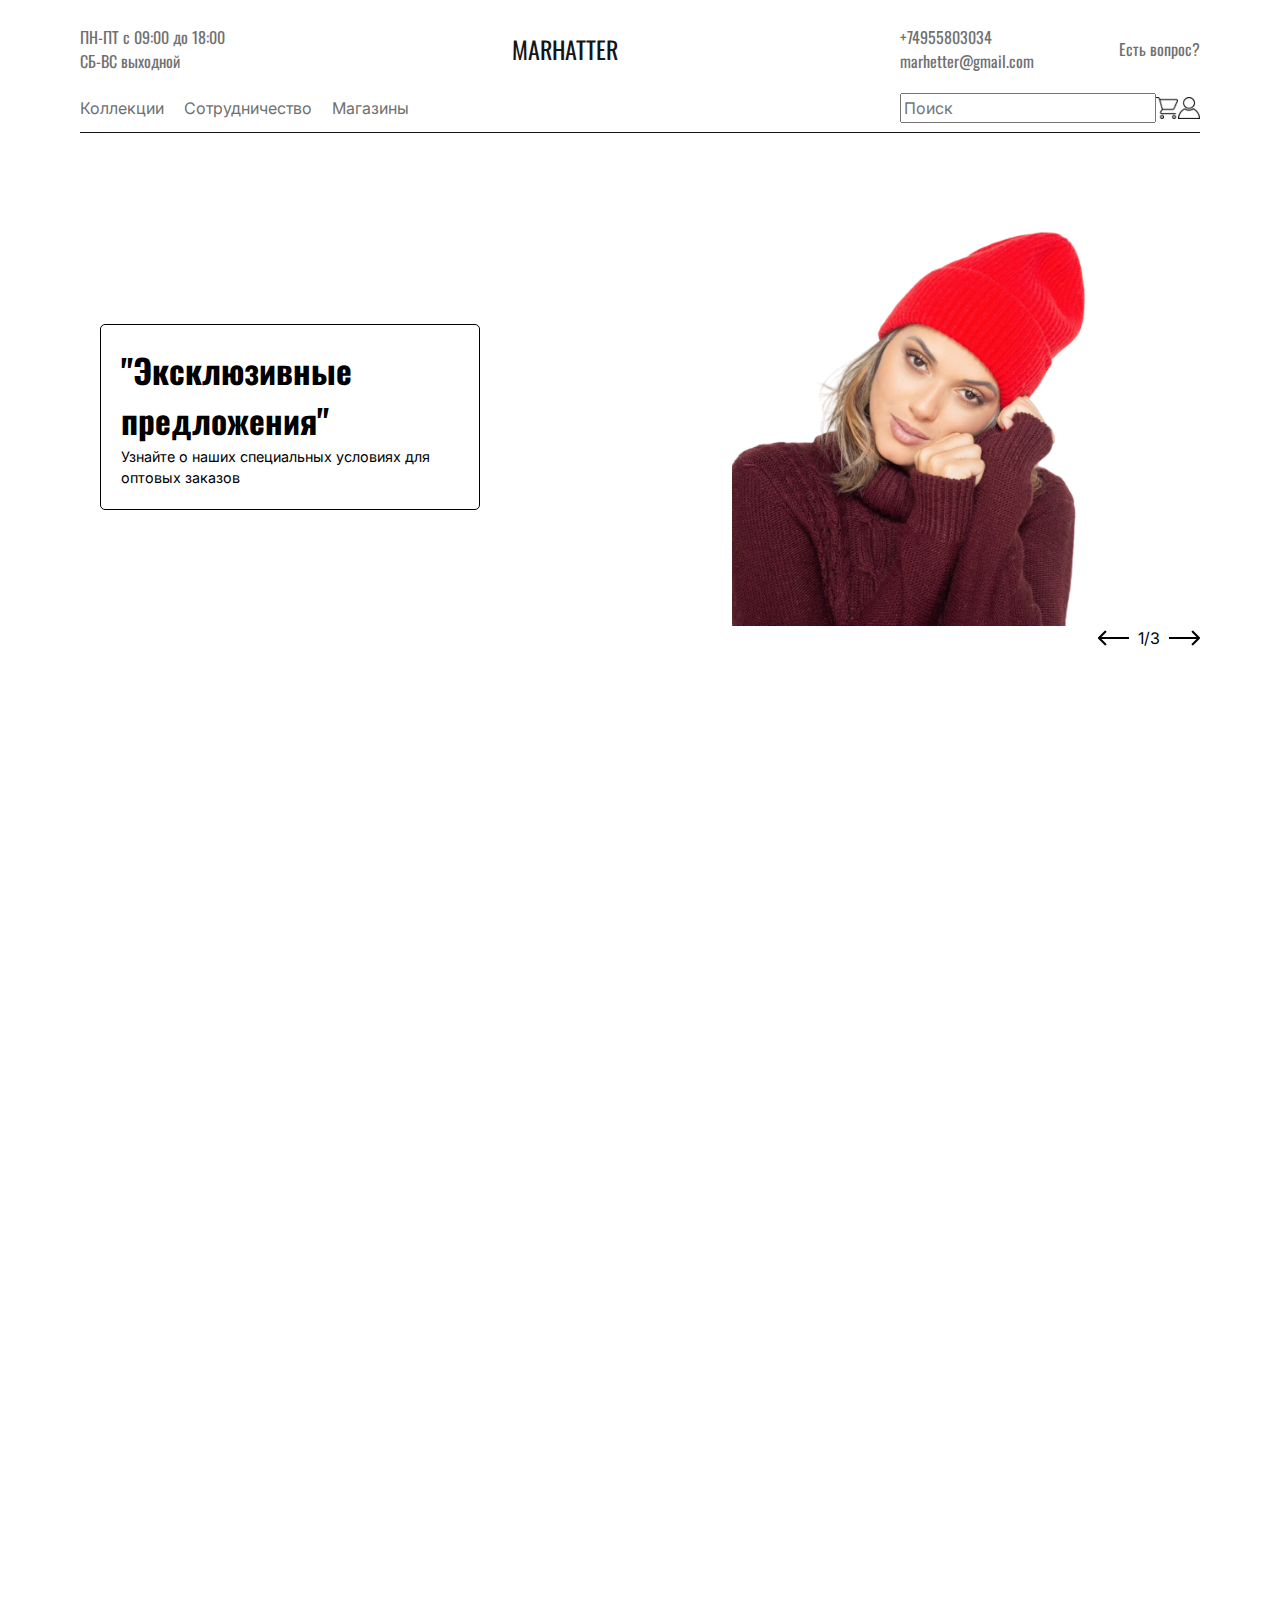
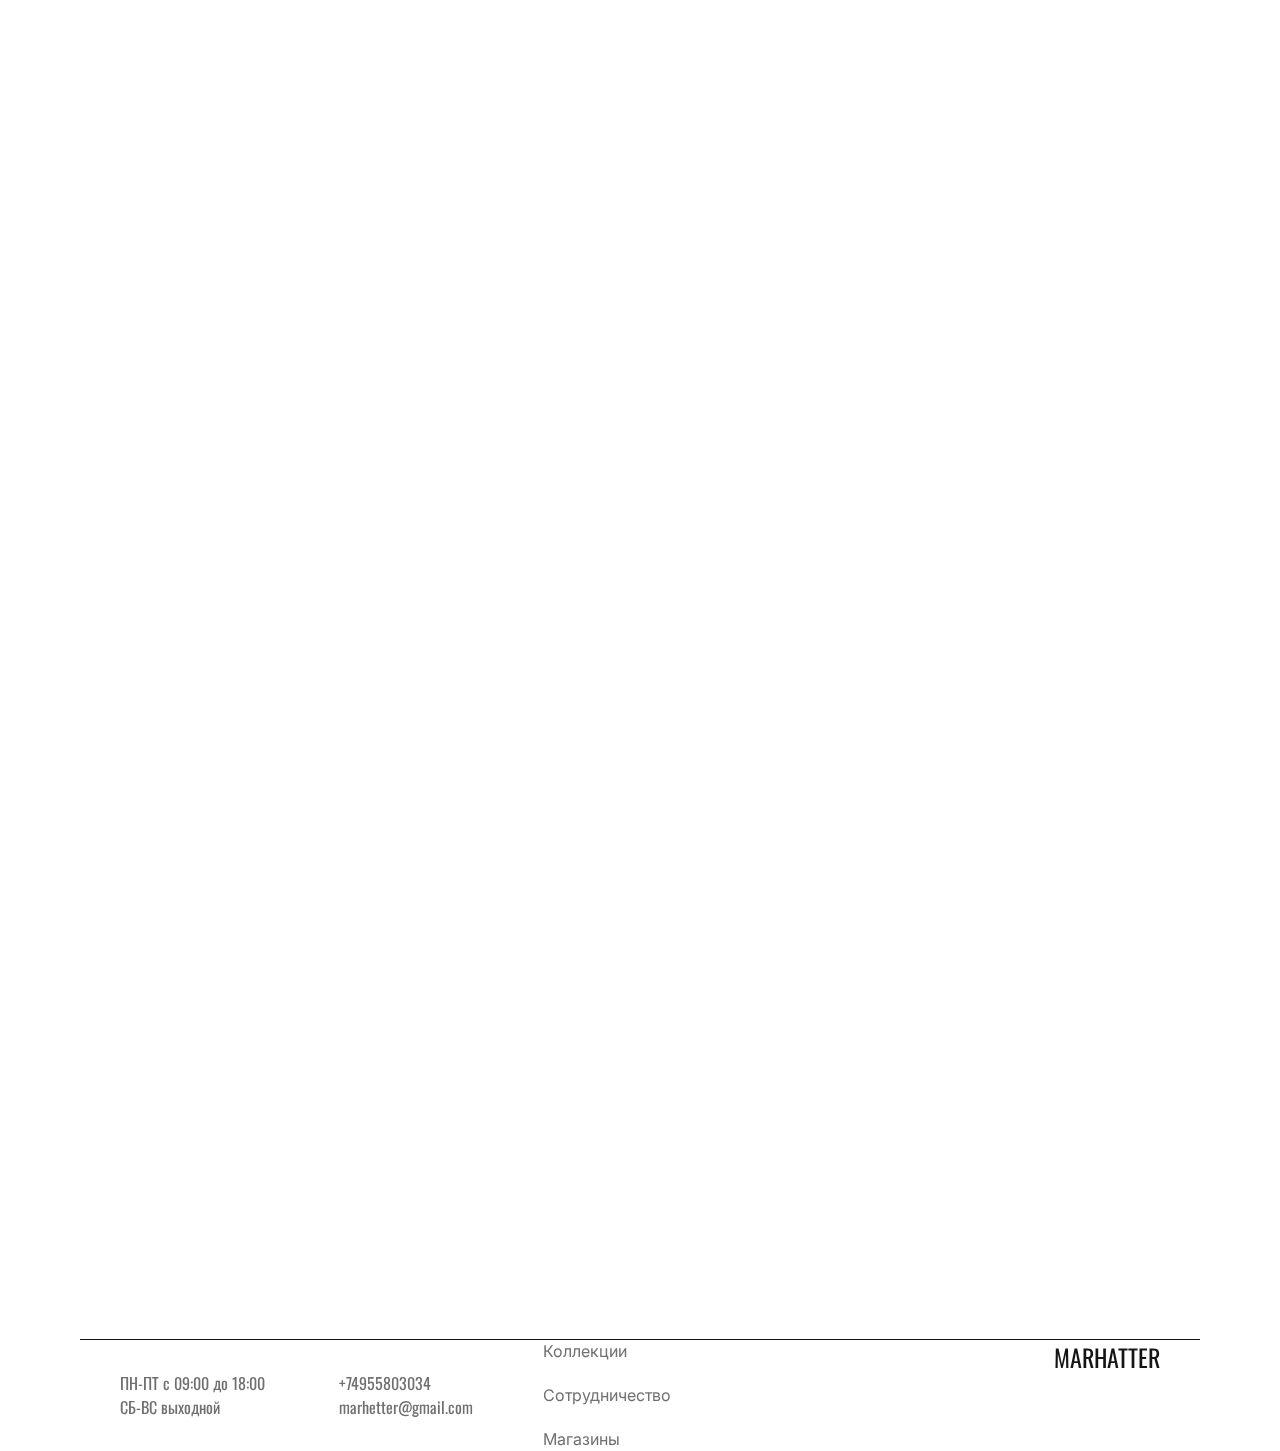
<file: cooperation.html>
<!DOCTYPE html>
<html lang="en">

<head>
    <meta charset="UTF-8">
    <meta name="viewport" content="width=device-width, initial-scale=1.0">
    <title>Marhattter</title>

    <link rel="stylesheet" href="./style/style.css">
    <link rel="stylesheet" href="./style/reset.css">
    <link rel="stylesheet" href="./style/media.css">
    <link rel="preconnect" href="https://fonts.googleapis.com">
    <link rel="preconnect" href="https://fonts.gstatic.com" crossorigin>
    <link href="https://fonts.googleapis.com/css2?family=Oswald:wght@200..700&display=swap" rel="stylesheet">

    <link rel="preconnect" href="https://fonts.googleapis.com">
    <link rel="preconnect" href="https://fonts.gstatic.com" crossorigin>
    <link
        href="https://fonts.googleapis.com/css2?family=Barlow:ital,wght@0,100;0,200;0,300;0,400;0,500;0,600;0,700;0,800;0,900;1,100;1,200;1,300;1,400;1,500;1,600;1,700;1,800;1,900&family=Inter:wght@100..900&display=swap"
        rel="stylesheet">

    <script defer src="./script/script.js"></script>
    <script defer src="./script/reveal.js"></script>
</head>

<body>

    <body>
        <header class="header">

            <div class="header-top">
                <div class="work-time">
                    <p>ПН-ПТ с 09:00 до 18:00 </p>
                    <p>СБ-ВС выходной</p>
                </div>

                <div class="logo">
                    <a href="./index.html">MARHATTER</a>
                </div>

                <div class="header-holder">
                    <div class="contacts">
                        <p>+74955803034</p>
                        <p>marhetter@gmail.com</p>
                    </div>

                    <div class="quastion">
                        Есть вопрос?
                    </div>
                </div>

                <div class="burger-menu">
                    <div class="burger-icon" id="burger-icon">
                        <span class="bar bar-line1"></span>
                        <span class="bar bar-line2"></span>
                        <span class="bar bar-line3"></span>
                    </div>
                </div>
            </div>

            <div class="header-bottom">
                <ul class="nav-items">
                    <li class="nav-item"><a href="./collections.html">Коллекции</a>

                    </li>
                    <li class="nav-item"><a href="./cooperation.html">Сотрудничество</a>
                        <ul>
                            <li><a href="./newsblog.html">Новости</a></li>
                            <li><a href="./cooperation.html">Оптовая торговля</a></li>
                            <li><a href="./individuality.html">Индивидуальные заказы</a></li>
                            <li><a href="./about.html">О бренде</a></li>
                        </ul>
                    </li>
                    <li class="nav-item"><a href="./store.html">Магазины</a>
                        <ul>
                            <li><a href="./store.html">Магазины MARHATTER</a></li>
                            <li><a href="./office.html">Офис и производство</a></li>
                        </ul>
                    </li>
                </ul>
                <div class="header-holder">
                    <input type="search" placeholder="Поиск">
                    <a href=""><img src="./img/cart.png" alt="корзина"></a>
                    <a href="./registration.html"><img src="./img/profile.png" alt="профиль"></a>
                </div>
            </div>

            <div class="side-menu" id="side-menu">
                <ul>
                    <li><a href="./collections.html">Коллекции</a></li>
                    <li><a href="./cooperation.html">Сотрудничество</a></li>
                    <li><a href="./newsblog.html">Новости</a></li>
                    <li><a href="./cooperation.html">Оптовая торговля</a></li>
                    <li><a href="./individuality.html">Индивидуальные заказы</a></li>
                    <li><a href="./about.html">О бренде</a></li>
                    <li><a href="./store.html">Магазины</a></li>
                    <li><a href="./store.html">Магазины MARHATTER</a></li>
                    <li><a href="./office.html">Офис и производство</a></li>
                </ul>
            </div>
            <div class="overlay" id="overlay"></div>
        </header>
        <main>
            <section class="slider section-container active">
                <div class="container slider-container">
                    <div class="slide">
                        <div class="slide-description">
                            <h1 class="slide-description__h1">"Эксклюзивные предложения"</h1>
                            <p class="slide-description__p ">Узнайте о наших специальных условиях для оптовых заказов
                            </p>
                        </div>
                        <img src="./img/girlinred.png" alt="" class="slide-img">
                    </div>
                    <div class="slide">
                        <div class="slide-description">
                            <h1 class="slide-description__h1">"Оптовая торговля: ваш путь к успеху"</h1>
                            <p class="slide-description__p ">Откройте двери к выгодному сотрудничеству с нами</p>
                        </div>
                        <img src="./img/kekick.png" alt="" class="slide-img">
                    </div>
                    <div class="slide">
                        <div class="slide-description">
                            <h1 class="slide-description__h1">"Станьте нашим партнером в оптовых поставках"</h1>
                            <p class="slide-description__p ">Узнайте о привилегиях и скидках для оптовых покупателей</p>
                        </div>
                        <img src="./img/tyler.png" alt="" class="slide-img">
                    </div>
                    <div class="arrow-holder">
                        <a class="prev" onclick="plusSlides(-1)"><img src="./img/Arrow 1.png" alt=""></a>
                        <div class="count">
                            <p id="count">1</p>
                            <p>/3</p>
                        </div>
                        <a class="next" onclick="plusSlides(1)"><img src="./img/Arrow 2.png" alt=""></a>
                    </div>
                </div>
            </section>

            <section class="cooperation section-container">
                <div class="container">
                    <h1 class="section-title">
                        УСЛОВИЯ ДЛЯ ОПТОВЫХ ПОКУПАТЕЛЕЙ
                    </h1>
                    <div class="cooperation-holder">
                        <div class="cooperation-card">
                            <img src="./img/solgoodman.png" alt="" class="cooperation-img">
                            <h2 class="title">Юридическое лицо</h2>
                            <p class="cooperation-caption">Мы работаем исключительно с юридическими лицами,
                                предоставляющими
                                все необходимые документы
                                для заключения договора о сотрудничестве.
                            </p>
                        </div>
                        <div class="cooperation-card">
                            <img src="./img/order.png" alt="" class="cooperation-img">
                            <h2 class="title">Минимальный заказ</h2>
                            <p class="cooperation-caption">Мы работаем исключительно с юридическими лицами,
                                предоставляющими
                                все необходимые документы
                                для заключения договора о сотрудничестве.
                            </p>
                        </div>
                        <div class="cooperation-card">
                            <img src="./img/deliviry2.png" alt="" class="cooperation-img">
                            <h2 class="title">Условия поставки</h2>
                            <p class="cooperation-caption">Мы работаем исключительно с юридическими лицами,
                                предоставляющими
                                все необходимые документы
                                для заключения договора о сотрудничестве.
                            </p>
                        </div>
                    </div>
                </div>
            </section>
            <section class="cooperation section-container">
                <div class="container">
                    <h1 class="section-title">
                        КАК ОФОРМИТЬ ЗАКАЗ?
                    </h1>
                    <div class="cooperation-holder">
                        <div class="cooperation-card">
                            <img src="./img/regphoto.png" alt="" class="cooperation-img">
                            <h2 class="title">Зарегистрируйтесь в личном кабинете</h2>
                            <p class="cooperation-caption">Чтобы получить доступ ко всем категориям товаров по оптовым
                                ценам, пожалуйста, зарегистрируйтесь в нашей системе.
                            </p>
                        </div>
                        <div class="cooperation-card">
                            <img src="./img/order.png" alt="" class="cooperation-img">
                            <h2 class="title">Оформите заказ</h2>
                            <p class="cooperation-caption">После того, как вы завершите регистрацию, наши оптовые цены
                                будут
                                доступны вам, а вы сможете начать оформление заказа в соответствии с вашими
                                потребностями.
                            </p>
                        </div>
                        <div class="cooperation-card">
                            <img src="./img/manager.png" alt="" class="cooperation-img">
                            <h2 class="title">Оформите заказ</h2>
                            <p class="cooperation-caption">Помните, что наш персональный менеджер всегда готов
                                предоставить
                                вам консультацию по любым вопросам, касающимся нашей продукции или условий
                                сотрудничества.
                            </p>
                        </div>
                    </div>
                </div>
            </section>
            <section class="cooperation section-container">
                <div class="container">
                    <h1 class="section-title">
                        ДОСТАВКА ТОВАРА
                    </h1>
                    <div class="cooperation-holder">
                        <div class="cooperation-card">
                            <img src="./img/contract.png" alt="" class="cooperation-img">
                            <h2 class="title">Подписание договора на поставку
                            </h2>

                        </div>
                        <div class="cooperation-card">
                            <img src="./img/order.png" alt="" class="cooperation-img">
                            <h2 class="title">Выставление и оплата счета</h2>

                        </div>
                        <div class="cooperation-card">
                            <img src="./img/freedeliviry.png" alt="" class="cooperation-img">
                            <h2 class="title">Отправка заказанного товара</h2>
                        </div>
                    </div>
                </div>
            </section>

            <section class="form section-container">
                <div class="form container ">
                    <form action="">
                        <h1 class="form-title section-title">ФИО</h1>
                        <input type="text" class="form-input" placeholder="Ваше имя">
                        <input type="text" class="form-input" placeholder="Ваша фамаилия">
                        <h1 class="form-title section-title">E-mail</h1>
                        <input type="text" class="form-input" placeholder="Ваша почта">
                        <h1 class="form-title section-title">Пароль</h1>
                        <input type="text" class="form-input" placeholder="Придумайте пароль">
                        <input type="text" class="form-input" placeholder="Повторите пароль">
                        <h1 class="form-title section-title">Местоположение</h1>
                        <input type="text" class="form-input" placeholder="Страна">
                        <input type="text" class="form-input" placeholder="Город">
                        <input type="text" class="form-input" placeholder="Адрес">
                        <h1 class="form-title section-title">Телефон</h1>
                        <input type="text" class="form-input" placeholder="Ваш телефон">
                        <h1 class="form-title section-title" placeholder="выбирете тип">Тип организации</h1>
                        <select name="" id="" class="form-input">
                            <option value="">Выберите тип</option>
                            <option value="">тип 1</option>
                            <option value="">тип 2</option>
                            <option value="">тип 3</option>
                        </select>
                        <h1 class="form-title section-title">Телефон</h1>
                        <input type="text" class="form-input" placeholder="8-999-999-99-99">
                        <button class="button form-button">В корзину</button>
                    </form>
                </div>
            </section>
        </main>
        <footer class="footer">
            <div class="footer-container">
                <div class="footer-description">
                    <div class="work-time work-time__foter">
                        <p>ПН-ПТ с 09:00 до 18:00 </p>
                        <p>СБ-ВС выходной</p>
                    </div>
                    <div class="contacts">
                        <p>+74955803034</p>
                        <p>marhetter@gmail.com</p>
                    </div>
                    <ul class="nav-items nav-items__footer">
                        <li class="nav-item"><a href="./collections.html">Коллекции</a></li>
                        <li class="nav-item"><a href="./cooperation.html">Сотрудничество</a></li>
                        <li class="nav-item"><a href="./store.html">Магазины</a></li>
                    </ul>
                </div>
                <div class="logo">
                    <p>MARHATTER</p>
                </div>
            </div>
        </footer>
    </body>

</html>
</file>
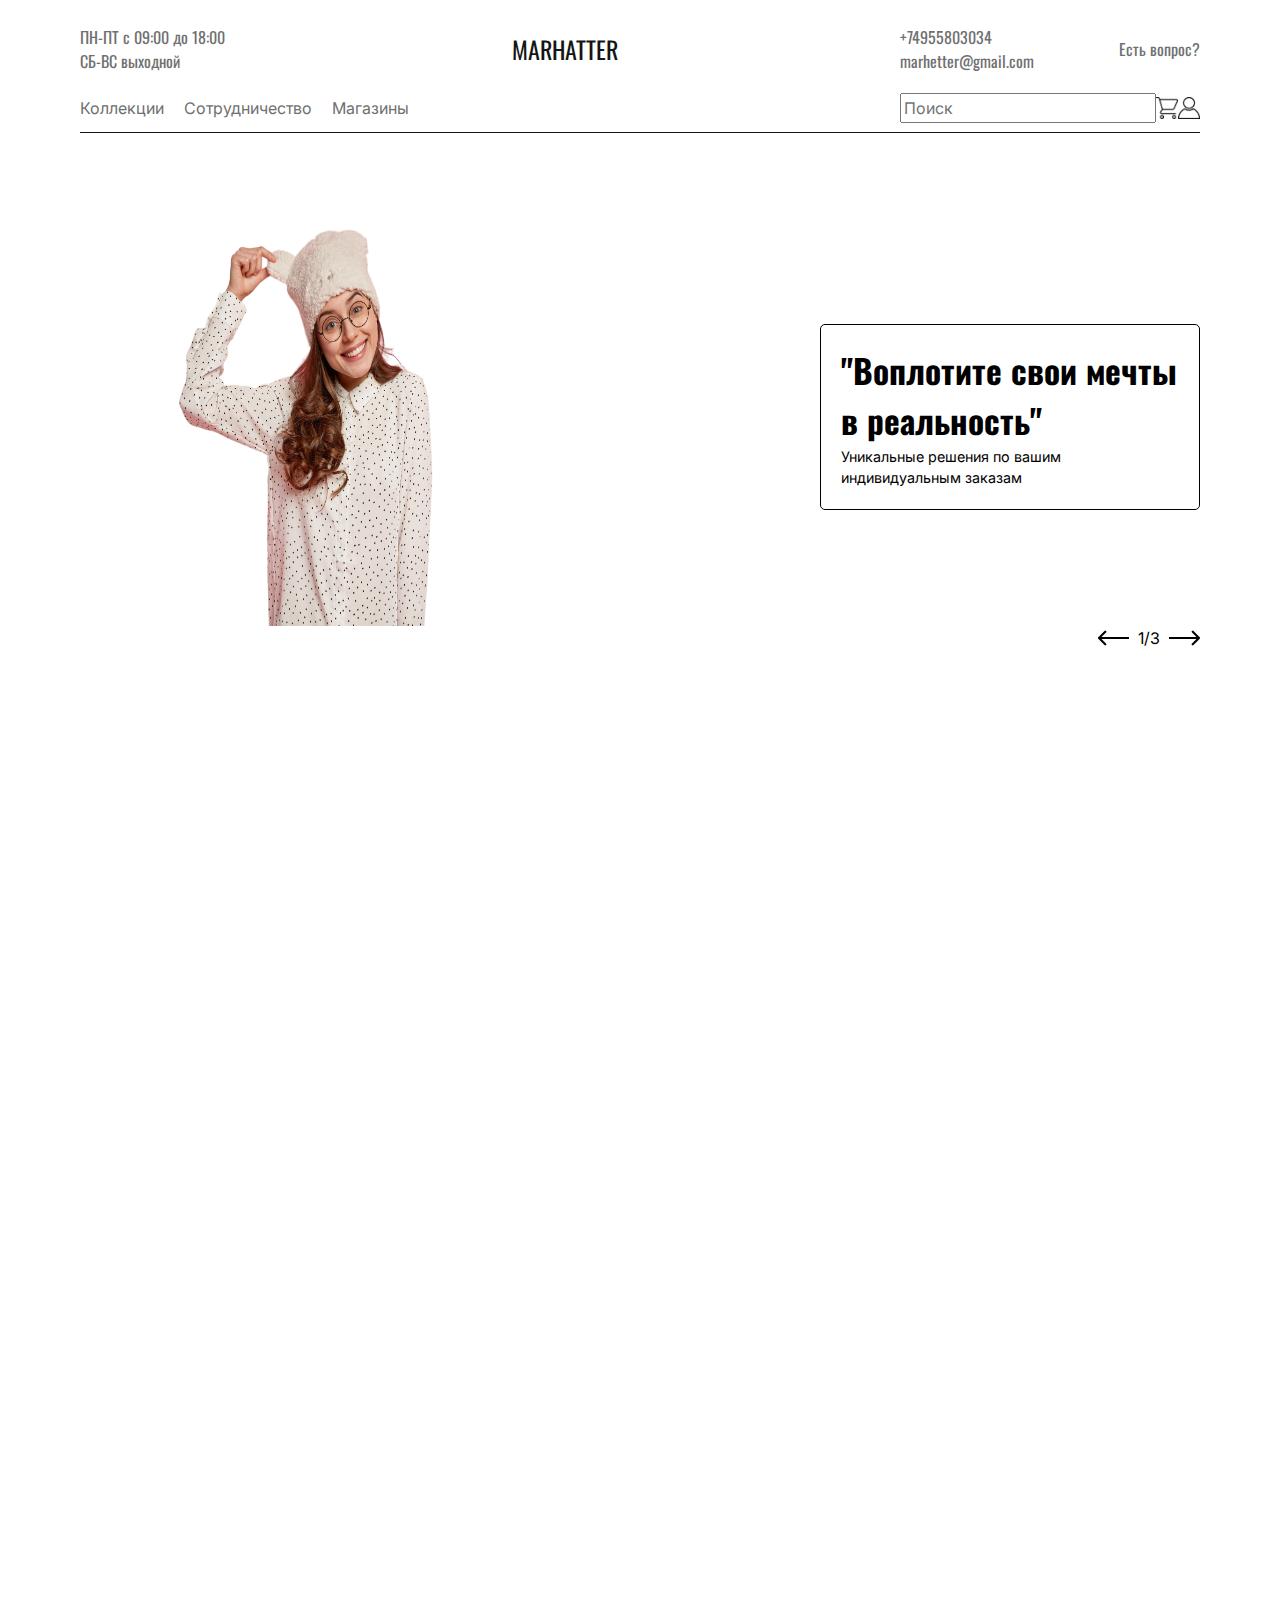
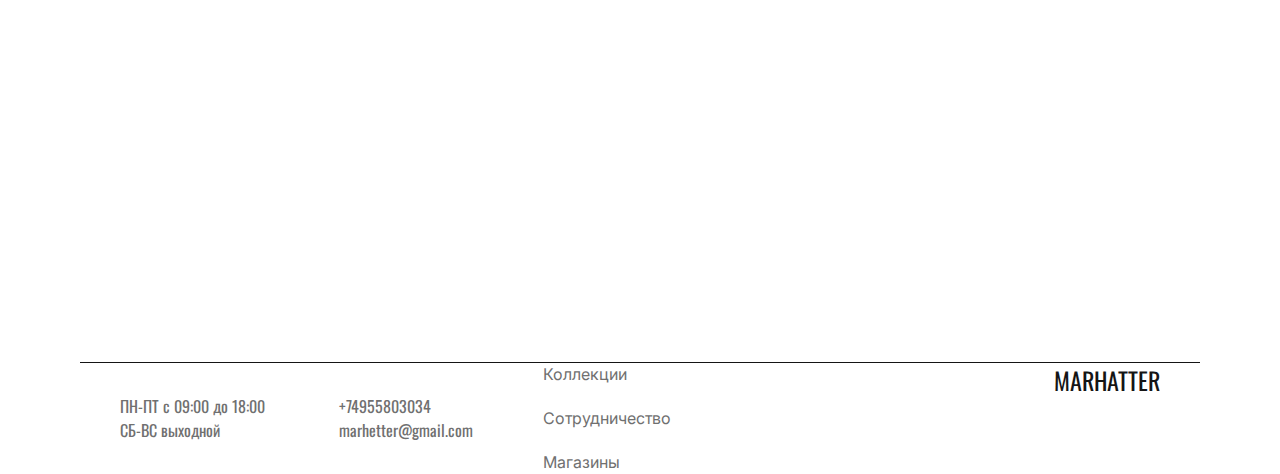
<file: individuality.html>
<!DOCTYPE html>
<html lang="en">

<head>
    <meta charset="UTF-8">
    <meta name="viewport" content="width=device-width, initial-scale=1.0">
    <title>Marhattter</title>

    <link rel="stylesheet" href="./style/style.css">
    <link rel="stylesheet" href="./style/reset.css">
    <link rel="stylesheet" href="./style/media.css">
    <link rel="preconnect" href="https://fonts.googleapis.com">
    <link rel="preconnect" href="https://fonts.gstatic.com" crossorigin>
    <link href="https://fonts.googleapis.com/css2?family=Oswald:wght@200..700&display=swap" rel="stylesheet">

    <link rel="preconnect" href="https://fonts.googleapis.com">
    <link rel="preconnect" href="https://fonts.gstatic.com" crossorigin>
    <link
        href="https://fonts.googleapis.com/css2?family=Barlow:ital,wght@0,100;0,200;0,300;0,400;0,500;0,600;0,700;0,800;0,900;1,100;1,200;1,300;1,400;1,500;1,600;1,700;1,800;1,900&family=Inter:wght@100..900&display=swap"
        rel="stylesheet">

    <script defer src="./script/script.js"></script>
    <script defer src="./script/reveal.js"></script>
</head>

<body>
    <header class="header">

        <div class="header-top">
            <div class="work-time">
                <p>ПН-ПТ с 09:00 до 18:00 </p>
                <p>СБ-ВС выходной</p>
            </div>

            <div class="logo">
                <a href="./index.html">MARHATTER</a>
            </div>

            <div class="header-holder">
                <div class="contacts">
                    <p>+74955803034</p>
                    <p>marhetter@gmail.com</p>
                </div>

                <div class="quastion">
                    Есть вопрос?
                </div>
            </div>

            <div class="burger-menu">
                <div class="burger-icon" id="burger-icon">
                    <span class="bar bar-line1"></span>
                    <span class="bar bar-line2"></span>
                    <span class="bar bar-line3"></span>
                </div>
            </div>
        </div>

        <div class="header-bottom">
            <ul class="nav-items">
                <li class="nav-item"><a href="./collections.html">Коллекции</a>

                </li>
                <li class="nav-item"><a href="./cooperation.html">Сотрудничество</a>
                    <ul>
                        <li><a href="./newsblog.html">Новости</a></li>
                        <li><a href="./cooperation.html">Оптовая торговля</a></li>
                        <li><a href="./individuality.html">Индивидуальные заказы</a></li>
                        <li><a href="./about.html">О бренде</a></li>
                    </ul>
                </li>
                <li class="nav-item"><a href="./store.html">Магазины</a>
                    <ul>
                        <li><a href="./store.html">Магазины MARHATTER</a></li>
                        <li><a href="./office.html">Офис и производство</a></li>
                    </ul>
                </li>
            </ul>
            <div class="header-holder">
                <input type="search" placeholder="Поиск">
                <a href=""><img src="./img/cart.png" alt="корзина"></a>
                <a href="./registration.html"><img src="./img/profile.png" alt="профиль"></a>
            </div>
        </div>

    </header>
    <main>
        <section class="slider section-container active">
            <div class="container slider-container">
                <!-- <div class=""> -->

                <div class="slide">
                    <img src="./img/41624.png" alt="" class="slide-img">
                    <div class="slide-description">
                        <h1 class="slide-description__h1">"Воплотите свои мечты в реальность"</h1>
                        <p class="slide-description__p ">Уникальные решения по вашим индивидуальным заказам</p>
                    </div>
                </div>
                <div class="slide">
                    <img src="./img/tyler.png" alt="" class="slide-img">
                    <div class="slide-description">
                        <h1 class="slide-description__h1">"Персональное обслуживание, индивидуальный подход"</h1>
                        <p class="slide-description__p ">Доверьте нам реализацию вашей уникальной идеи</p>
                    </div>
                </div>
                <div class="slide">
                    <img src="./img/kekick.png" alt="" class="slide-img">
                    <div class="slide-description">
                        <h1 class="slide-description__h1">"Индивидуальные заказы: ваш стиль, ваш выбор"</h1>
                        <p class="slide-description__p ">Создайте что-то по-настоящему особенное вместе с нами</p>
                    </div>
                </div>
                <div class="arrow-holder">
                    <a class="prev" onclick="plusSlides(-1)"><img src="./img/Arrow 1.png" alt=""></a>
                    <div class="count">
                        <p id="count">1</p>
                        <p>/3</p>
                    </div>
                    <a class="next" onclick="plusSlides(1)"><img src="./img/Arrow 2.png" alt=""></a>
                </div>
            </div>
        </section>

        <section class="individuality section-container">
            <div class="individuality-container container">
                <h1 class="individuality-title section-title">
                    «СВЯЖЕМ НА ЗАКАЗ»
                </h1>
                <div class="cooperation-holder">
                    <div class="individuality-card">
                        <img src="./img/hat.png" alt="" class="cooperation-img">
                        <h2 class="title">Шапки</h2>

                    </div>
                    <div class="individuality-card">
                        <img src="./img/scarff.png" alt="" class="cooperation-img">
                        <h2 class="title">Шарфы и снуды</h2>

                    </div>
                    <div class="individuality-card">
                        <img src="./img/pledicon.png" alt="" class="cooperation-img">
                        <h2 class="title">Условия поставки</h2>

                    </div>
                </div>
            </div>
        </section>

        <section class="individuality section-container">
            <div class="individuality-container container">
                <h1 class="individuality-title section-title">
                    Индивидуальные заказы Marhatter
                </h1>
                <p class="individuality-p">Компания Marhatter принимает заказы на индивидуальное изготовление вязаных
                    головных уборов и аксессуаров.</p>
                <p class="individuality-p">Мы готовы разработать и произвести вязанные головные уборы и аксессуары
                    различного уровня сложности.</p>
                <p class="individuality-p">Наше дизайн-бюро проведут консультацию, подберут вид сырья, оптимальные
                    варианты декорирования и предложат лучшие варианты дизайна.</p>
                <p class="individuality-p">Условия индивидуального заказа:
                    от 250 единиц одного цвета.</p>
            </div>
        </section>
        <section class="individuality section-container">
            <div class="individuality-container container">
                <h1 class="individuality-title section-title">
                    «Как компания работает по индивидуальным заказам»
                </h1>
                <div class="wholesale-cards">
                    <div class="wholesale-card add-arrow">
                        <img src="./img/regphoto.png" alt="" class="wholesale-card__img">
                        <p class="wholesale-card__pharagraph">-Получение заказа</p>
                    </div>
                    <div class="wholesale-card add-arrow">
                        <img src="./img/order.png" alt="" class="wholesale-card__img">
                        <p class="wholesale-card__pharagraph">-Консультация персонального менеджера</p>
                    </div>
                    <div class="wholesale-card add-arrow">
                        <img src="./img/manager.png" alt="" class="wholesale-card__img">
                        <p class="wholesale-card__pharagraph">-Разработка технического задания и согласование</p>
                    </div>
                    <div class="wholesale-card add-arrow">
                        <img src="./img/contract.png" alt="" class="wholesale-card__img">
                        <p class="wholesale-card__pharagraph">-Разработка и согласование образца изделия</p>
                    </div>
                    <div class="wholesale-card add-arrow">
                        <img src="./img/zapusk.png" alt="" class="wholesale-card__img">
                        <p class="wholesale-card__pharagraph">-Запуск изделия на изготовление.</p>
                    </div>
                </div>
            </div>
        </section>
    </main>
    <footer class="footer">
        <div class="footer-container">
            <div class="footer-description">
                <div class="work-time work-time__foter">
                    <p>ПН-ПТ с 09:00 до 18:00 </p>
                    <p>СБ-ВС выходной</p>
                </div>
                <div class="contacts">
                    <p>+74955803034</p>
                    <p>marhetter@gmail.com</p>
                </div>
                <ul class="nav-items nav-items__footer">
                    <li class="nav-item"><a href="./collections.html">Коллекции</a></li>
                    <li class="nav-item"><a href="./cooperation.html">Сотрудничество</a></li>
                    <li class="nav-item"><a href="./store.html">Магазины</a></li>
                </ul>
            </div>
            <div class="logo">
                <p>MARHATTER</p>
            </div>
        </div>
    </footer>
</body>

</html>
</file>
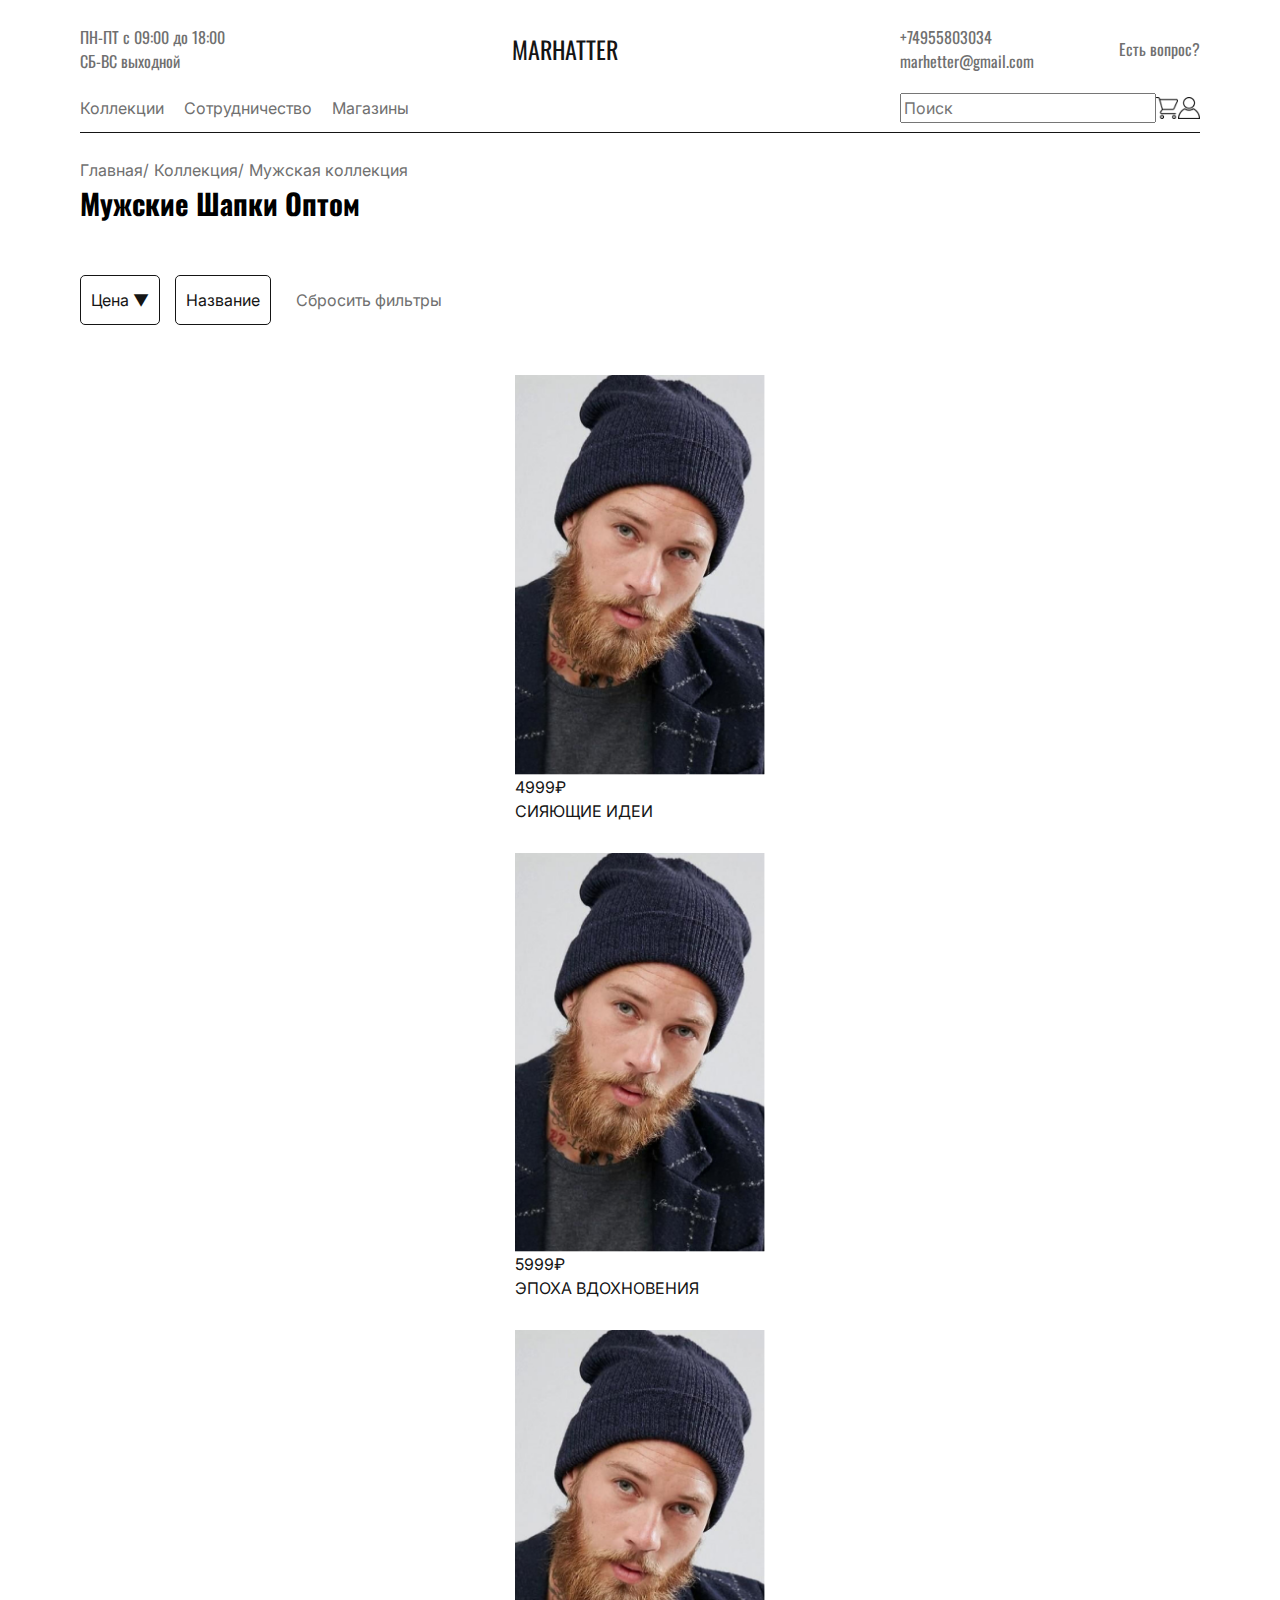
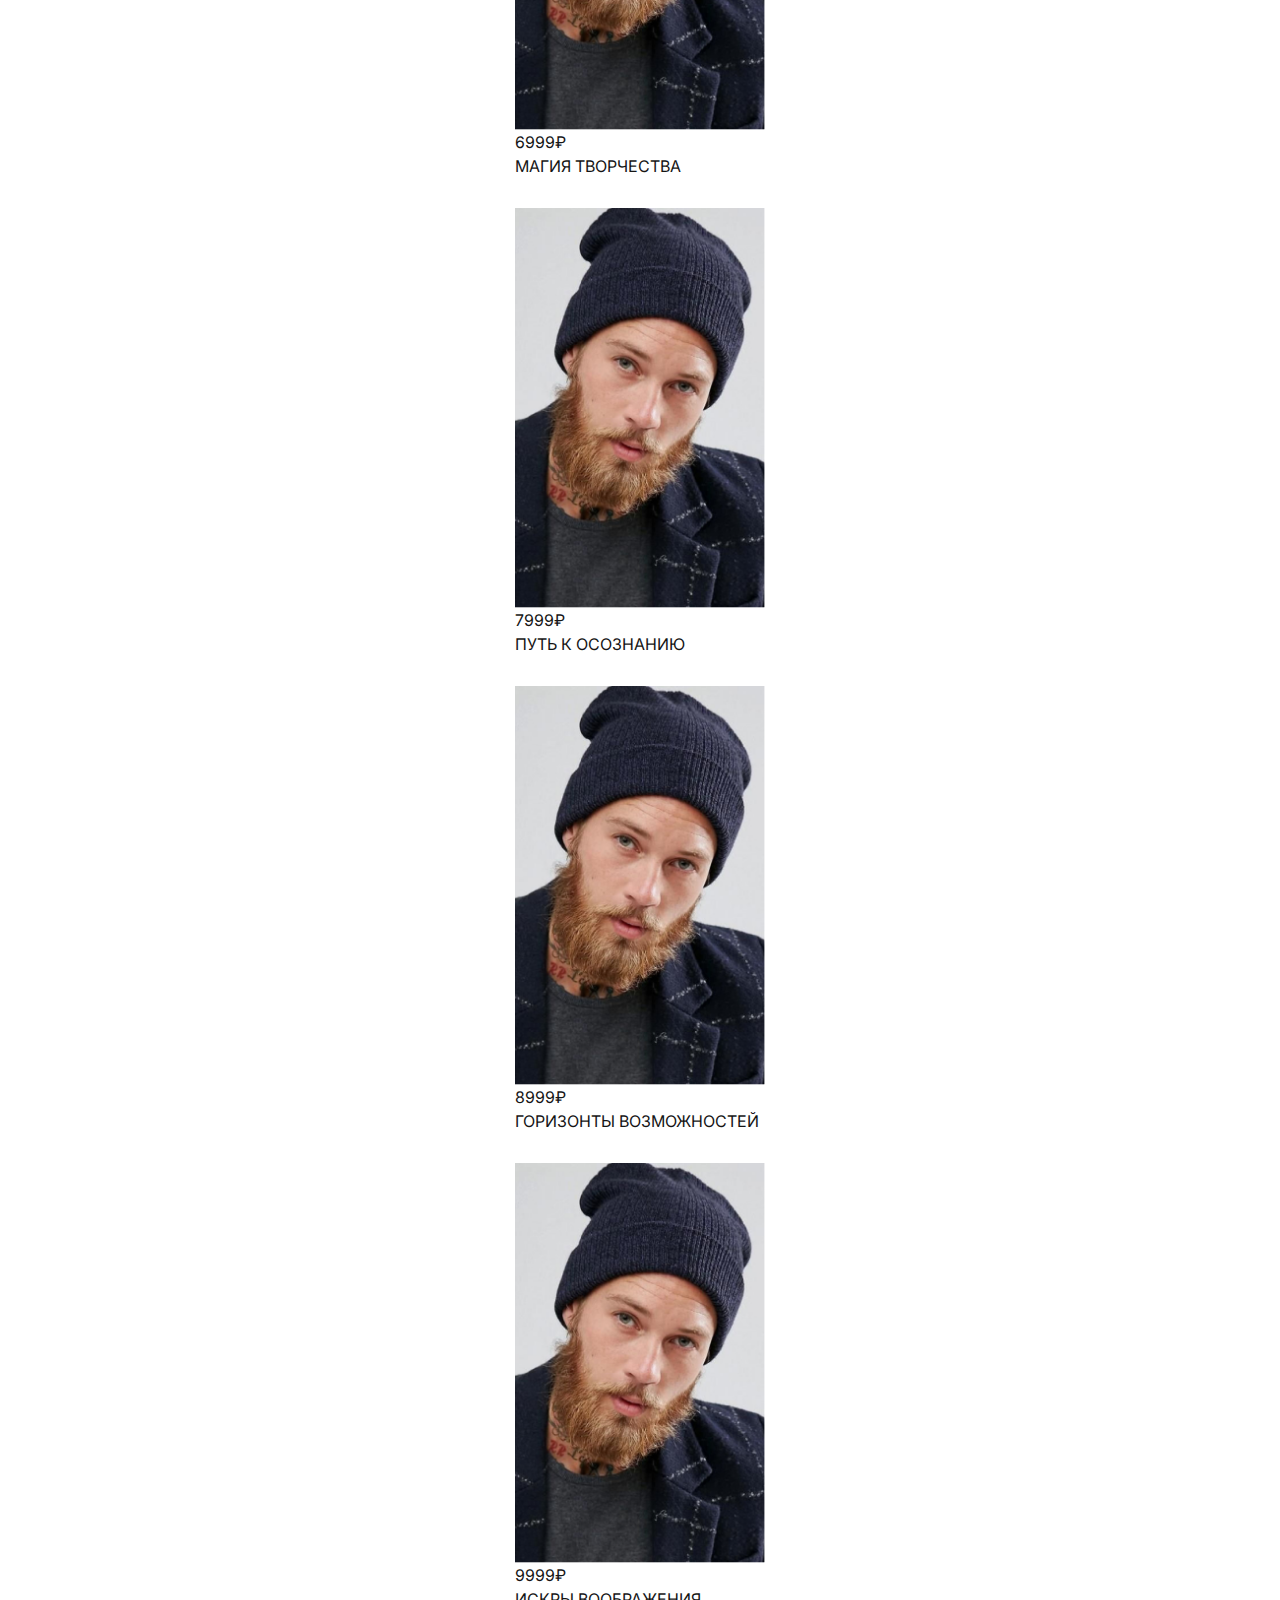
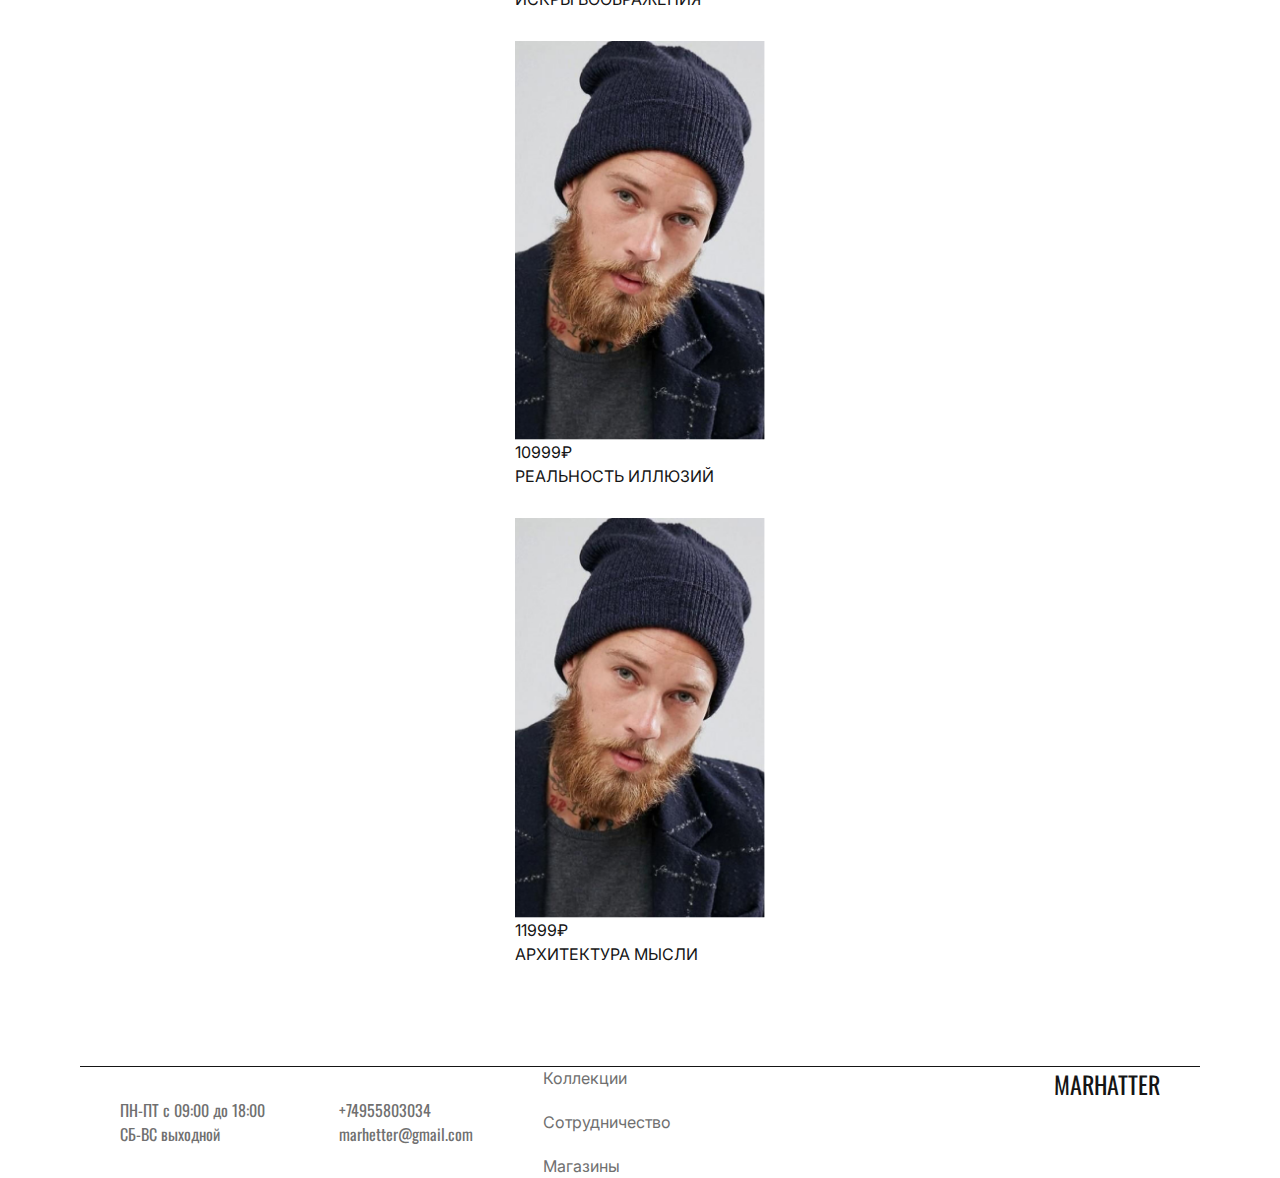
<file: man-collection.html>
<!DOCTYPE html>
<html lang="en">

<head>
    <meta charset="UTF-8">
    <meta name="viewport" content="width=device-width, initial-scale=1.0">
    <title>Marhattter</title>

    <link rel="stylesheet" href="./style/style.css">
    <link rel="stylesheet" href="./style/reset.css">
    <link rel="stylesheet" href="./style/media.css">
    <link rel="preconnect" href="https://fonts.googleapis.com">
    <link rel="preconnect" href="https://fonts.gstatic.com" crossorigin>
    <link href="https://fonts.googleapis.com/css2?family=Oswald:wght@200..700&display=swap" rel="stylesheet">

    <link rel="preconnect" href="https://fonts.googleapis.com">
    <link rel="preconnect" href="https://fonts.gstatic.com" crossorigin>
    <link
        href="https://fonts.googleapis.com/css2?family=Barlow:ital,wght@0,100;0,200;0,300;0,400;0,500;0,600;0,700;0,800;0,900;1,100;1,200;1,300;1,400;1,500;1,600;1,700;1,800;1,900&family=Inter:wght@100..900&display=swap"
        rel="stylesheet">

    <script defer src="./script/man-collection.js"></script>
    <script defer src="./script/reveal.js"></script>
</head>

<body>
    <header class="header">

        <div class="header-top">
            <div class="work-time">
                <p>ПН-ПТ с 09:00 до 18:00 </p>
                <p>СБ-ВС выходной</p>
            </div>

            <div class="logo">
                <a href="./index.html">MARHATTER</a>
            </div>

            <div class="header-holder">
                <div class="contacts">
                    <p>+74955803034</p>
                    <p>marhetter@gmail.com</p>
                </div>

                <div class="quastion">
                    Есть вопрос?
                </div>
            </div>

            <div class="burger-menu">
                <div class="burger-icon" id="burger-icon">
                    <span class="bar bar-line1"></span>
                    <span class="bar bar-line2"></span>
                    <span class="bar bar-line3"></span>
                </div>
            </div>
        </div>

        <div class="header-bottom">
            <ul class="nav-items">
                <li class="nav-item"><a href="./collections.html">Коллекции</a>

                </li>
                <li class="nav-item"><a href="./cooperation.html">Сотрудничество</a>
                    <ul>
                        <li><a href="./newsblog.html">Новости</a></li>
                        <li><a href="./cooperation.html">Оптовая торговля</a></li>
                        <li><a href="./individuality.html">Индивидуальные заказы</a></li>
                        <li><a href="./about.html">О бренде</a></li>
                    </ul>
                </li>
                <li class="nav-item"><a href="./store.html">Магазины</a>
                    <ul>
                        <li><a href="./store.html">Магазины MARHATTER</a></li>
                        <li><a href="./office.html">Офис и производство</a></li>
                    </ul>
                </li>
            </ul>
            <div class="header-holder">
                <input type="search" placeholder="Поиск">
                <a href=""><img src="./img/cart.png" alt="корзина"></a>
                <a href="./registration.html"><img src="./img/profile.png" alt="профиль"></a>
            </div>
        </div>

    </header>

    <main>
        <section class="breadcrumbs-navigation section-container active">
            <div class="container">
                <div class="breadcrumbs">
                    <a href="./index.html" class="breadcrumb add-slash">Главная</a>
                    <a href="./collections.html" class="breadcrumb add-slash">Коллекция</a>
                    <a href="./man-collection.html" class="breadcrumb">Мужская коллекция</a>
                    <a href="./man-collection.html" class="breadcrumb breadcrumb-back">Назад</a>
                </div>

            </div>
            <h1 class="collection-title section-title">Мужские шапки оптом</h1>
        </section>

        <section class="filtr section-container active">
            <div class="container">
                <div class="filtr-section">
                    <div class="price-section">
                        <button id="price-btn" class="button button__transparent">Цена
                            <span class="arrow-price">▼</span></button>
                        <div class="price-menu-filtr" id="price-menu">
                            <div class="price-choice">
                                <p>От</p><input type="text" placeholder="От" class="price-input">

                                <p>До</p><input type="text" placeholder="До" class="price-input">
                            </div>

                            <button id="apply-btn" class="button button__transparent button-price">Применить</button>
                        </div>
                    </div>
                    <button class="button button__transparent" id="name-filtr">
                        Название
                    </button>
                    <button class="button button__transparent button-fitr-default">Сбросить фильтры</button>
                </div>

            </div>
        </section>

        <section class="catalog section-container active">
            <div class="container">
                <div class="catalog-grid grid-items">

                    <div class="catalog-card"> <a href="./product.html">
                            <img src="./img/man-in-hat.png" alt="">
                            <p>4999₽</p>
                            <p>Сияющие Идеи</p>
                        </a>
                    </div>



                    <div class="catalog-card">
                        <img src="./img/man-in-hat.png" alt="">
                        <p>5999₽</p>
                        <p>Эпоха Вдохновения</p>
                    </div>
                    <div class="catalog-card">
                        <img src="./img/man-in-hat.png" alt="">
                        <p>6999₽</p>
                        <p>Магия Творчества</p>
                    </div>
                    <div class="catalog-card">
                        <img src="./img/man-in-hat.png" alt="">
                        <p>7999₽</p>
                        <p>Путь к Осознанию</p>
                    </div>
                    <div class="catalog-card">
                        <img src="./img/man-in-hat.png" alt="">
                        <p>8999₽</p>
                        <p>Горизонты Возможностей</p>
                    </div>
                    <div class="catalog-card">
                        <img src="./img/man-in-hat.png" alt="">
                        <p>9999₽</p>
                        <p>Искры Воображения</p>
                    </div>
                    <div class="catalog-card">
                        <img src="./img/man-in-hat.png" alt="">
                        <p>10999₽</p>
                        <p>Реальность Иллюзий</p>
                    </div>
                    <div class="catalog-card">
                        <img src="./img/man-in-hat.png" alt="">
                        <p>11999₽</p>
                        <p>Архитектура Мысли</p>
                    </div>
                </div>
            </div>
        </section>
    </main>
    <footer class="footer">
        <div class="footer-container">
            <div class="footer-description">
                <div class="work-time work-time__foter">
                    <p>ПН-ПТ с 09:00 до 18:00 </p>
                    <p>СБ-ВС выходной</p>
                </div>
                <div class="contacts">
                    <p>+74955803034</p>
                    <p>marhetter@gmail.com</p>
                </div>
                <ul class="nav-items nav-items__footer">
                    <li class="nav-item"><a href="./collections.html">Коллекции</a></li>
                    <li class="nav-item"><a href="./cooperation.html">Сотрудничество</a></li>
                    <li class="nav-item"><a href="./store.html">Магазины</a></li>
                </ul>
            </div>
            <div class="logo">
                <p>MARHATTER</p>
            </div>
        </div>
    </footer>
</body>

</html>
</file>
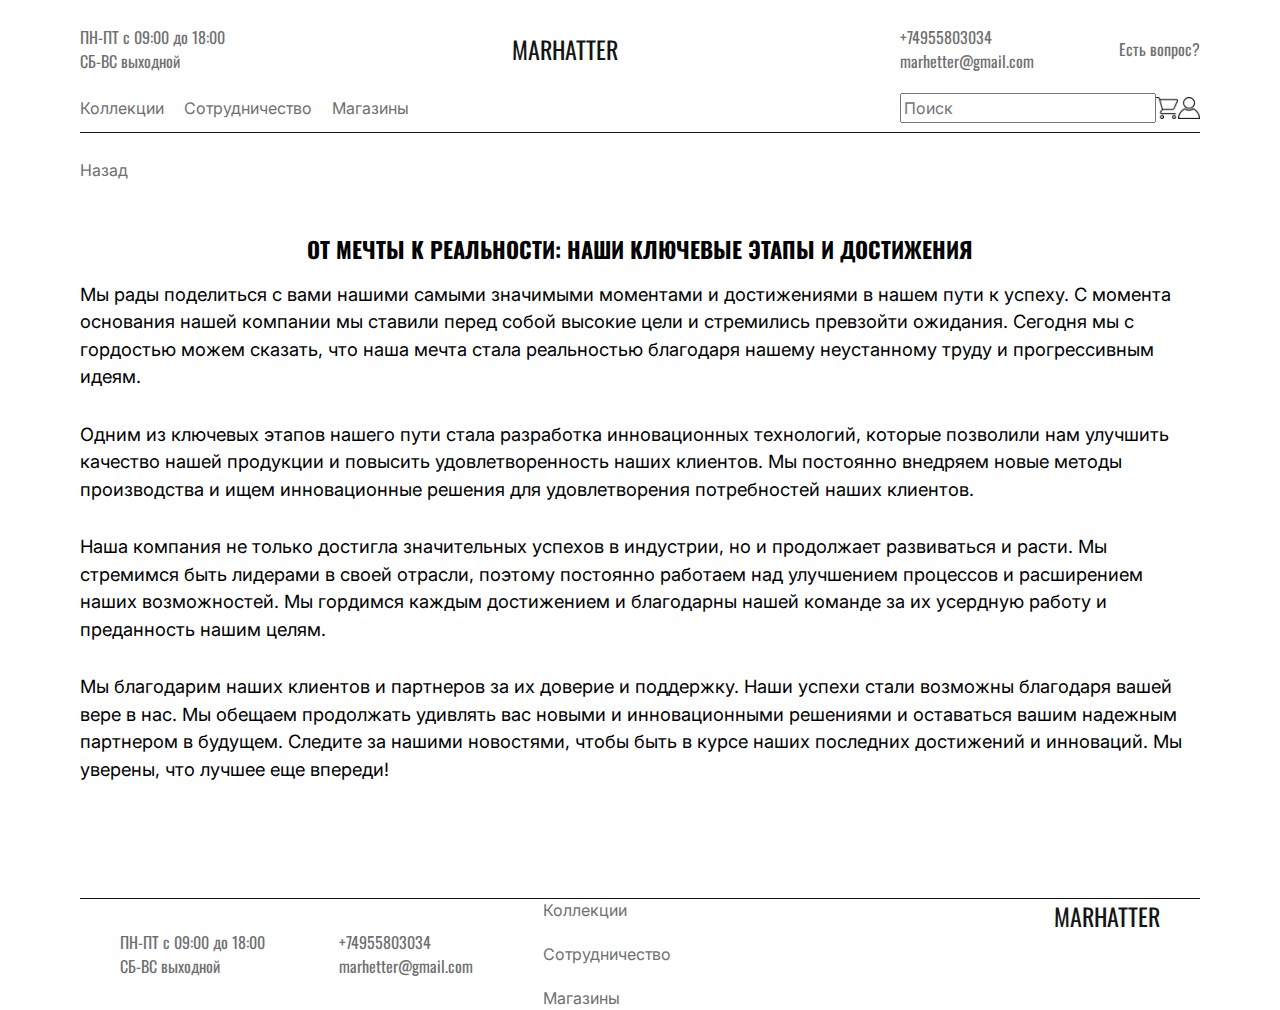
<file: news.html>
<!DOCTYPE html>
<html lang="en">

<head>
    <meta charset="UTF-8">
    <meta name="viewport" content="width=device-width, initial-scale=1.0">
    <title>Marhattter</title>

    <link rel="stylesheet" href="./style/style.css">
    <link rel="stylesheet" href="./style/reset.css">
    <link rel="stylesheet" href="./style/media.css">
    <link rel="preconnect" href="https://fonts.googleapis.com">
    <link rel="preconnect" href="https://fonts.gstatic.com" crossorigin>
    <link href="https://fonts.googleapis.com/css2?family=Oswald:wght@200..700&display=swap" rel="stylesheet">

    <link rel="preconnect" href="https://fonts.googleapis.com">
    <link rel="preconnect" href="https://fonts.gstatic.com" crossorigin>
    <link
        href="https://fonts.googleapis.com/css2?family=Barlow:ital,wght@0,100;0,200;0,300;0,400;0,500;0,600;0,700;0,800;0,900;1,100;1,200;1,300;1,400;1,500;1,600;1,700;1,800;1,900&family=Inter:wght@100..900&display=swap"
        rel="stylesheet">

    <script defer src="./script/reveal.js"></script>
</head>

<body>
    <header class="header">

        <div class="header-top">
            <div class="work-time">
                <p>ПН-ПТ с 09:00 до 18:00 </p>
                <p>СБ-ВС выходной</p>
            </div>

            <div class="logo">
                <a href="./index.html">MARHATTER</a>
            </div>

            <div class="header-holder">
                <div class="contacts">
                    <p>+74955803034</p>
                    <p>marhetter@gmail.com</p>
                </div>

                <div class="quastion">
                    Есть вопрос?
                </div>
            </div>

            <div class="burger-menu">
                <div class="burger-icon" id="burger-icon">
                    <span class="bar bar-line1"></span>
                    <span class="bar bar-line2"></span>
                    <span class="bar bar-line3"></span>
                </div>
            </div>
        </div>

        <div class="header-bottom">
            <ul class="nav-items">
                <li class="nav-item"><a href="./collections.html">Коллекции</a>

                </li>
                <li class="nav-item"><a href="./cooperation.html">Сотрудничество</a>
                    <ul>
                        <li><a href="./newsblog.html">Новости</a></li>
                        <li><a href="./cooperation.html">Оптовая торговля</a></li>
                        <li><a href="./individuality.html">Индивидуальные заказы</a></li>
                        <li><a href="./about.html">О бренде</a></li>
                    </ul>
                </li>
                <li class="nav-item"><a href="./store.html">Магазины</a>
                    <ul>
                        <li><a href="./store.html">Магазины MARHATTER</a></li>
                        <li><a href="./office.html">Офис и производство</a></li>
                    </ul>
                </li>
            </ul>
            <div class="header-holder">
                <input type="search" placeholder="Поиск">
                <a href=""><img src="./img/cart.png" alt="корзина"></a>
                <a href="./registration.html"><img src="./img/profile.png" alt="профиль"></a>
            </div>
        </div>

    </header>

    <main>
        <section class="breadcrumbs-navigation section-container active">
            <div class="container">
                <div class="breadcrumbs">
                    <a href="./newsblog.html" class="breadcrumb">Назад</a>
                    <a href="./newsblog.html" class="breadcrumb breadcrumb-back">Назад</a>
                </div>
            </div>
        </section>
        <section class="news-page section-container active">
            <div class="news-page-container container">
                <h1 class="section-title">От Мечты к Реальности: Наши Ключевые Этапы и Достижения</h1>

                <p class="news-page-pharagraph">Мы рады поделиться с вами нашими самыми значимыми моментами и
                    достижениями в нашем пути к успеху. С момента основания нашей компании мы ставили перед собой
                    высокие цели и стремились превзойти ожидания. Сегодня мы с гордостью можем сказать, что наша мечта
                    стала реальностью благодаря нашему неустанному труду и прогрессивным идеям.</p>
                <p class="news-page-pharagraph">Одним из ключевых этапов нашего пути стала разработка инновационных
                    технологий, которые позволили нам улучшить качество нашей продукции и повысить удовлетворенность
                    наших клиентов. Мы постоянно внедряем новые методы производства и ищем инновационные решения для
                    удовлетворения потребностей наших клиентов.</p>
                <p class="news-page-pharagraph">Наша компания не только достигла значительных успехов в индустрии, но и
                    продолжает развиваться и расти. Мы стремимся быть лидерами в своей отрасли, поэтому постоянно
                    работаем над улучшением процессов и расширением наших возможностей. Мы гордимся каждым достижением и
                    благодарны нашей команде за их усердную работу и преданность нашим целям.</p>
                <p class="news-page-pharagraph">Мы благодарим наших клиентов и партнеров за их доверие и поддержку. Наши
                    успехи стали возможны благодаря вашей вере в нас. Мы обещаем продолжать удивлять вас новыми и
                    инновационными решениями и оставаться вашим надежным партнером в будущем.
                    Следите за нашими новостями, чтобы быть в курсе наших последних достижений и инноваций. Мы уверены,
                    что лучшее еще впереди!</p>
            </div>
        </section>
    </main>
    <footer class="footer">
        <div class="footer-container">
            <div class="footer-description">
                <div class="work-time work-time__foter">
                    <p>ПН-ПТ с 09:00 до 18:00 </p>
                    <p>СБ-ВС выходной</p>
                </div>
                <div class="contacts">
                    <p>+74955803034</p>
                    <p>marhetter@gmail.com</p>
                </div>
                <ul class="nav-items nav-items__footer">
                    <li class="nav-item"><a href="./collections.html">Коллекции</a></li>
                    <li class="nav-item"><a href="./cooperation.html">Сотрудничество</a></li>
                    <li class="nav-item"><a href="./store.html">Магазины</a></li>
                </ul>
            </div>
            <div class="logo">
                <p>MARHATTER</p>
            </div>
        </div>
    </footer>
</body>

</html>
</file>
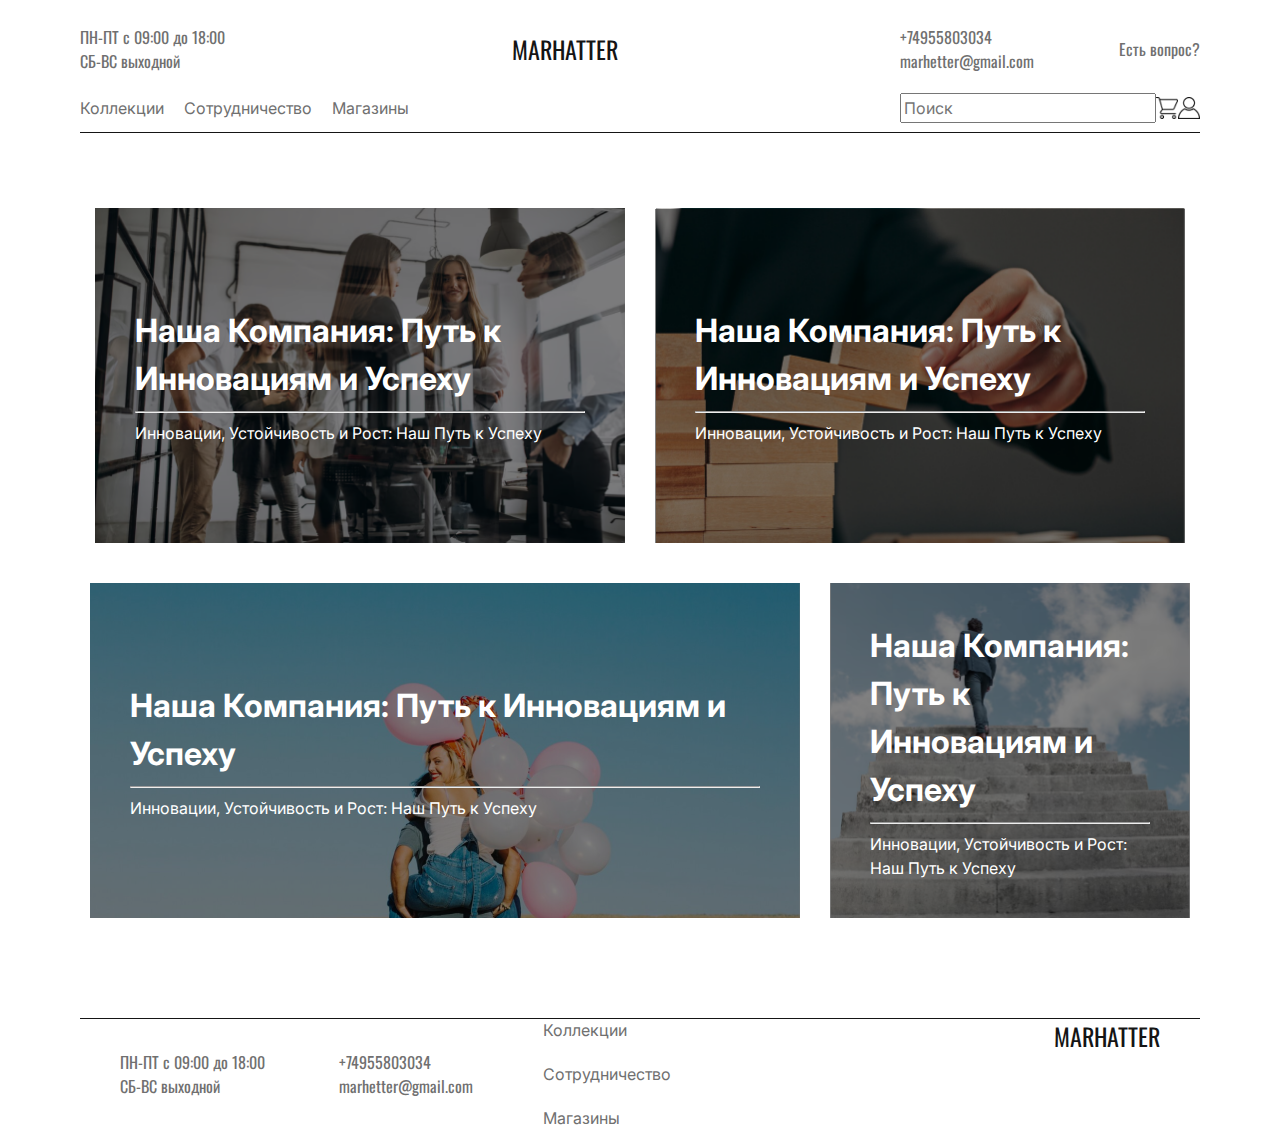
<file: newsblog.html>
<!DOCTYPE html>
<html lang="en">

<head>
    <meta charset="UTF-8">
    <meta name="viewport" content="width=device-width, initial-scale=1.0">
    <title>Marhattter</title>

    <link rel="stylesheet" href="./style/style.css">
    <link rel="stylesheet" href="./style/reset.css">
    <link rel="stylesheet" href="./style/media.css">
    <link rel="preconnect" href="https://fonts.googleapis.com">
    <link rel="preconnect" href="https://fonts.gstatic.com" crossorigin>
    <link href="https://fonts.googleapis.com/css2?family=Oswald:wght@200..700&display=swap" rel="stylesheet">

    <link rel="preconnect" href="https://fonts.googleapis.com">
    <link rel="preconnect" href="https://fonts.gstatic.com" crossorigin>
    <link
        href="https://fonts.googleapis.com/css2?family=Barlow:ital,wght@0,100;0,200;0,300;0,400;0,500;0,600;0,700;0,800;0,900;1,100;1,200;1,300;1,400;1,500;1,600;1,700;1,800;1,900&family=Inter:wght@100..900&display=swap"
        rel="stylesheet">

    <script defer src="./script/script.js"></script>
</head>

<body>
    <header class="header">

        <div class="header-top">
            <div class="work-time">
                <p>ПН-ПТ с 09:00 до 18:00 </p>
                <p>СБ-ВС выходной</p>
            </div>

            <div class="logo">
                <a href="./index.html">MARHATTER</a>
            </div>

            <div class="header-holder">
                <div class="contacts">
                    <p>+74955803034</p>
                    <p>marhetter@gmail.com</p>
                </div>

                <div class="quastion">
                    Есть вопрос?
                </div>
            </div>

            <div class="burger-menu">
                <div class="burger-icon" id="burger-icon">
                    <span class="bar bar-line1"></span>
                    <span class="bar bar-line2"></span>
                    <span class="bar bar-line3"></span>
                </div>
            </div>
        </div>

        <div class="header-bottom">
            <ul class="nav-items">
                <li class="nav-item"><a href="./collections.html">Коллекции</a>

                </li>
                <li class="nav-item"><a href="./cooperation.html">Сотрудничество</a>
                    <ul>
                        <li><a href="./newsblog.html">Новости</a></li>
                        <li><a href="./cooperation.html">Оптовая торговля</a></li>
                        <li><a href="./individuality.html">Индивидуальные заказы</a></li>
                        <li><a href="./about.html">О бренде</a></li>
                    </ul>
                </li>
                <li class="nav-item"><a href="./store.html">Магазины</a>
                    <ul>
                        <li><a href="./store.html">Магазины MARHATTER</a></li>
                        <li><a href="./office.html">Офис и производство</a></li>
                    </ul>
                </li>
            </ul>
            <div class="header-holder">
                <input type="search" placeholder="Поиск">
                <a href=""><img src="./img/cart.png" alt="корзина"></a>
                <a href="./registration.html"><img src="./img/profile.png" alt="профиль"></a>
            </div>
        </div>

    </header>
    <main>
        <section class="newsteller section-container active">
            <div class="container">
                <div class="newsteller-holder">
                    <a href="./news.html">
                        <div class="news news-bg1">
                            <div class="news-txt">
                                <h1>Наша Компания: Путь к Инновациям и Успеху</h1>
                                <hr>
                                <p>Инновации, Устойчивость и Рост: Наш Путь к Успеху</p>
                            </div>
                        </div>
                    </a>
                    <div class="news news-bg2">
                        <div class="news-txt">
                            <h1>Наша Компания: Путь к Инновациям и Успеху</h1>
                            <hr>
                            <p>Инновации, Устойчивость и Рост: Наш Путь к Успеху</p>
                        </div>
                    </div>
                </div>
                <div class="newsteller-holder">
                    <div class="news news-bg3">
                        <div class="news-txt">
                            <h1>Наша Компания: Путь к Инновациям и Успеху</h1>
                            <hr>
                            <p>Инновации, Устойчивость и Рост: Наш Путь к Успеху</p>
                        </div>
                    </div>
                    <div class="news news-bg4">
                        <div class="news-txt">
                            <h1>Наша Компания: Путь к Инновациям и Успеху</h1>
                            <hr>
                            <p>Инновации, Устойчивость и Рост: Наш Путь к Успеху</p>
                        </div>
                    </div>
                </div>
            </div>
        </section>
    </main>
    <footer class="footer">
        <div class="footer-container">
            <div class="footer-description">
                <div class="work-time work-time__foter">
                    <p>ПН-ПТ с 09:00 до 18:00 </p>
                    <p>СБ-ВС выходной</p>
                </div>
                <div class="contacts">
                    <p>+74955803034</p>
                    <p>marhetter@gmail.com</p>
                </div>
                <ul class="nav-items nav-items__footer">
                    <li class="nav-item"><a href="./collections.html">Коллекции</a></li>
                    <li class="nav-item"><a href="./cooperation.html">Сотрудничество</a></li>
                    <li class="nav-item"><a href="./store.html">Магазины</a></li>
                </ul>
            </div>
            <div class="logo">
                <p>MARHATTER</p>
            </div>
        </div>
    </footer>
</body>

</html>
</file>
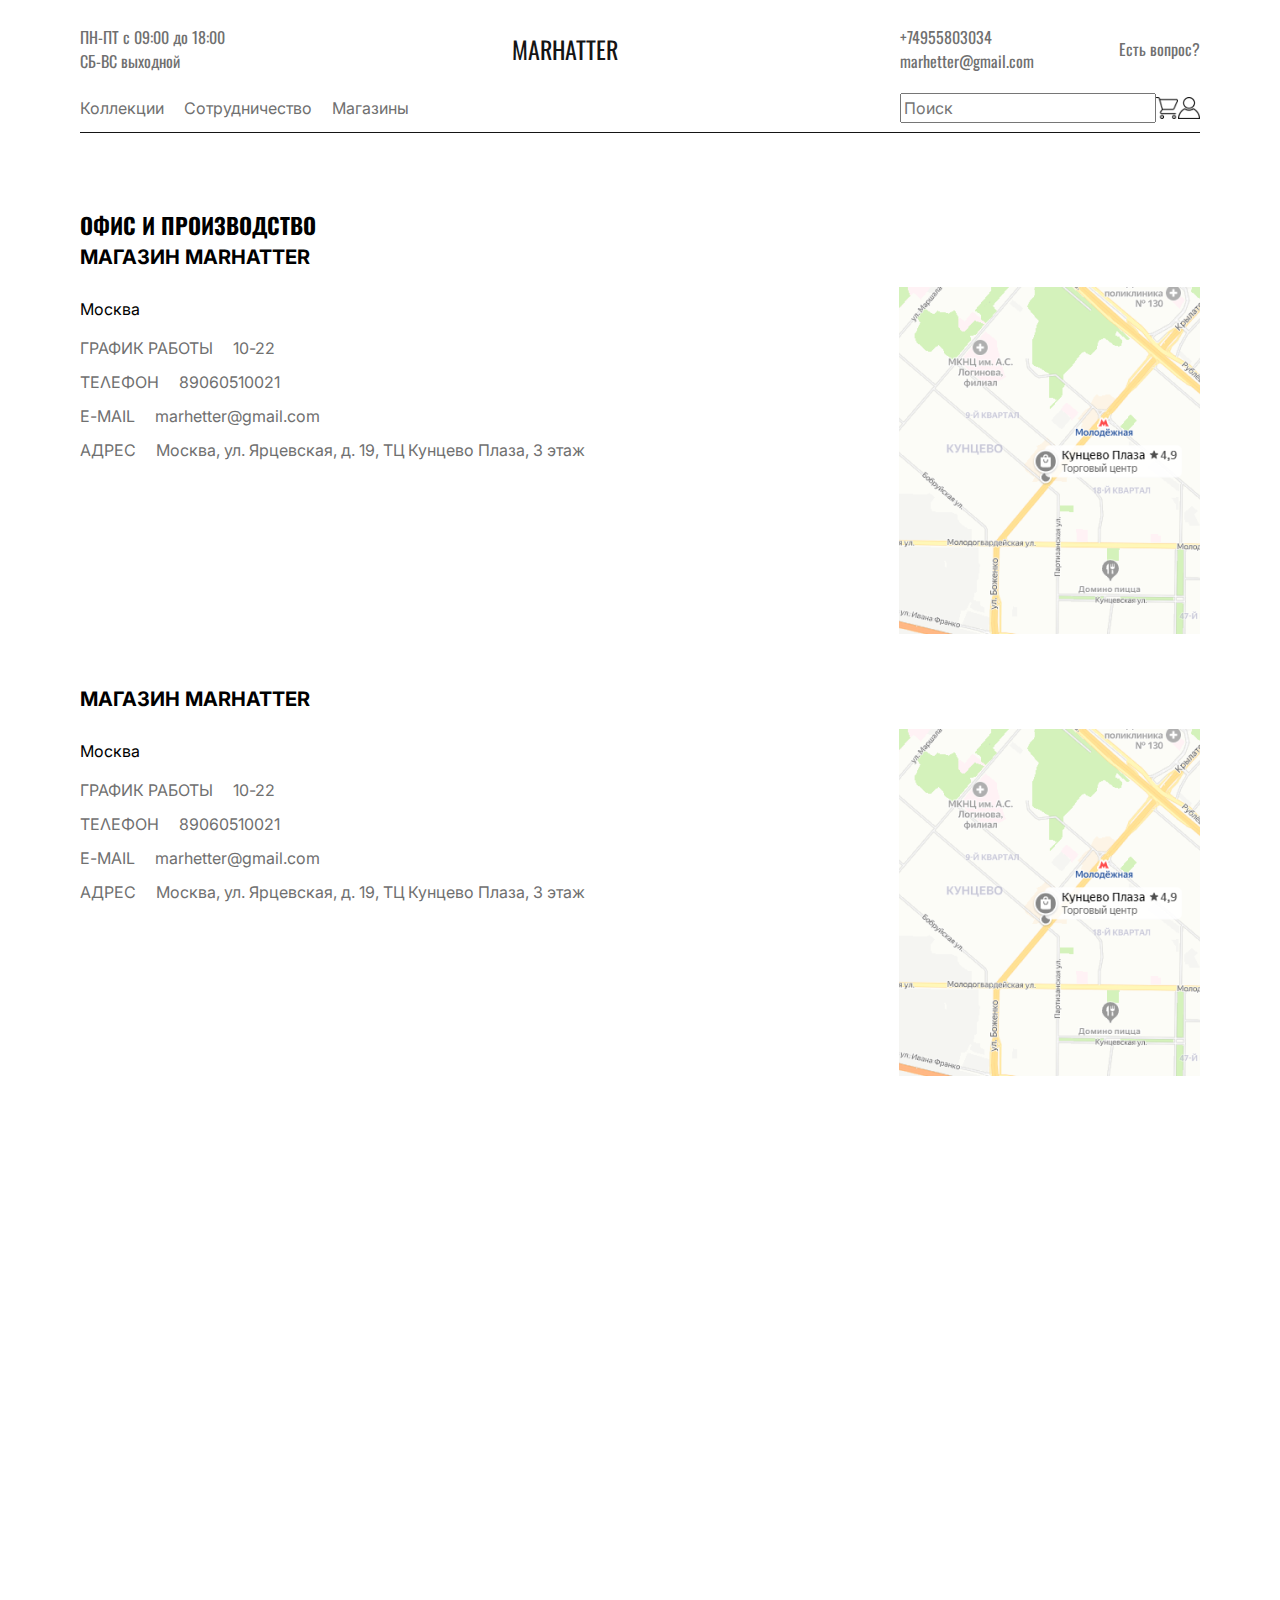
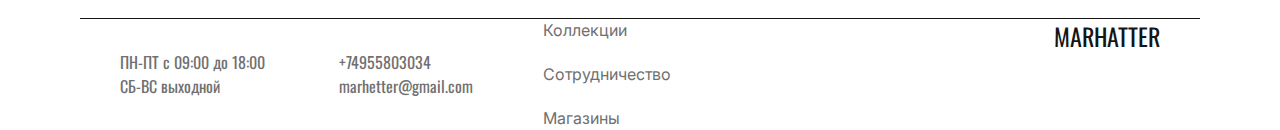
<file: office.html>
<!DOCTYPE html>
<html lang="en">

<head>
    <meta charset="UTF-8">
    <meta name="viewport" content="width=device-width, initial-scale=1.0">
    <title>Marhattter</title>

    <link rel="stylesheet" href="./style/style.css">
    <link rel="stylesheet" href="./style/reset.css">
    <link rel="stylesheet" href="./style/media.css">
    <link rel="preconnect" href="https://fonts.googleapis.com">
    <link rel="preconnect" href="https://fonts.gstatic.com" crossorigin>
    <link href="https://fonts.googleapis.com/css2?family=Oswald:wght@200..700&display=swap" rel="stylesheet">

    <link rel="preconnect" href="https://fonts.googleapis.com">
    <link rel="preconnect" href="https://fonts.gstatic.com" crossorigin>
    <link
        href="https://fonts.googleapis.com/css2?family=Barlow:ital,wght@0,100;0,200;0,300;0,400;0,500;0,600;0,700;0,800;0,900;1,100;1,200;1,300;1,400;1,500;1,600;1,700;1,800;1,900&family=Inter:wght@100..900&display=swap"
        rel="stylesheet">

    <script defer src="./script/script.js"></script>
    <script defer src="./script/reveal.js"></script>
</head>

<body>
    <header class="header">

        <div class="header-top">
            <div class="work-time">
                <p>ПН-ПТ с 09:00 до 18:00 </p>
                <p>СБ-ВС выходной</p>
            </div>

            <div class="logo">
                <a href="./index.html">MARHATTER</a>
            </div>

            <div class="header-holder">
                <div class="contacts">
                    <p>+74955803034</p>
                    <p>marhetter@gmail.com</p>
                </div>

                <div class="quastion">
                    Есть вопрос?
                </div>
            </div>

            <div class="burger-menu">
                <div class="burger-icon" id="burger-icon">
                    <span class="bar bar-line1"></span>
                    <span class="bar bar-line2"></span>
                    <span class="bar bar-line3"></span>
                </div>
            </div>
        </div>

        <div class="header-bottom">
            <ul class="nav-items">
                <li class="nav-item"><a href="./collections.html">Коллекции</a>

                </li>
                <li class="nav-item"><a href="./cooperation.html">Сотрудничество</a>
                    <ul>
                        <li><a href="./newsblog.html">Новости</a></li>
                        <li><a href="./cooperation.html">Оптовая торговля</a></li>
                        <li><a href="./individuality.html">Индивидуальные заказы</a></li>
                        <li><a href="./about.html">О бренде</a></li>
                    </ul>
                </li>
                <li class="nav-item"><a href="./store.html">Магазины</a>
                    <ul>
                        <li><a href="./store.html">Магазины MARHATTER</a></li>
                        <li><a href="./office.html">Офис и производство</a></li>
                    </ul>
                </li>
            </ul>
            <div class="header-holder">
                <input type="search" placeholder="Поиск">
                <a href=""><img src="./img/cart.png" alt="корзина"></a>
                <a href="./registration.html"><img src="./img/profile.png" alt="профиль"></a>
            </div>
        </div>

    </header>
    <main>
        <section class="store section-container active">
            <div class="container">
                <h1 class="store section-title">
                    Офис и производство
                </h1>
                <h2 class="store-subtitle">МАГАЗИН MARHATTER</h2>
                <div class="store-holder">
                    <div class="store-listing">
                        <div>
                            <p class="store-pharagraph">Москва</p>
                            <div class="store-txt">
                                <p>ГРАФИК РАБОТЫ</p>
                                <a href="#" class="store-href">10-22</a>
                            </div>
                            <div class="store-txt">
                                <p>ΤΕΛΕΦΟΗ</p>
                                <a href="#" class="store-href">89060510021</a>
                            </div>
                            <div class="store-txt">
                                <p>E-MAIL</p>
                                <a href="#" class="store-href">marhetter@gmail.com</a>
                            </div>
                            <div class="store-txt">
                                <p>АДРЕС</p>
                                <a href="#" class="store-href">Москва, ул. Ярцевская, д. 19, ТЦ Кунцево Плаза, 3
                                    этаж</a>
                            </div>
                        </div>
                    </div>
                    <img src="./img/map.png" alt="">
                </div>
            </div>
        </section>
        <section class="store section-container active">
            <div class="container">
                <h2 class="store-subtitle">МАГАЗИН MARHATTER</h2>
                <div class="store-holder">
                    <div class="store-listing">
                        <div>
                            <p class="store-pharagraph">Москва</p>
                            <div class="store-txt">
                                <p>ГРАФИК РАБОТЫ</p>
                                <a href="#" class="store-href">10-22</a>
                            </div>
                            <div class="store-txt">
                                <p>ΤΕΛΕΦΟΗ</p>
                                <a href="#" class="store-href">89060510021</a>
                            </div>
                            <div class="store-txt">
                                <p>E-MAIL</p>
                                <a href="#" class="store-href">marhetter@gmail.com</a>
                            </div>
                            <div class="store-txt">
                                <p>АДРЕС</p>
                                <a href="#" class="store-href">Москва, ул. Ярцевская, д. 19, ТЦ Кунцево Плаза, 3
                                    этаж</a>
                            </div>
                        </div>
                    </div>
                    <img src="./img/map.png" alt="">
                </div>
            </div>
        </section>
        <section class="store section-container">
            <div class="container">
                <h2 class="store-subtitle">МАГАЗИН MARHATTER</h2>
                <div class="store-holder">
                    <div class="store-listing">
                        <div>
                            <p class="store-pharagraph">Москва</p>
                            <div class="store-txt">
                                <p>ГРАФИК РАБОТЫ</p>
                                <a href="#" class="store-href">10-22</a>
                            </div>
                            <div class="store-txt">
                                <p>ΤΕΛΕΦΟΗ</p>
                                <a href="#" class="store-href">89060510021</a>
                            </div>
                            <div class="store-txt">
                                <p>E-MAIL</p>
                                <a href="#" class="store-href">marhetter@gmail.com</a>
                            </div>
                            <div class="store-txt">
                                <p>АДРЕС</p>
                                <a href="#" class="store-href">Москва, ул. Ярцевская, д. 19, ТЦ Кунцево Плаза, 3
                                    этаж</a>
                            </div>
                        </div>
                    </div>
                    <img src="./img/map.png" alt="">
                </div>
            </div>
        </section>
    </main>
    <footer class="footer">
        <div class="footer-container">
            <div class="footer-description">
                <div class="work-time work-time__foter">
                    <p>ПН-ПТ с 09:00 до 18:00 </p>
                    <p>СБ-ВС выходной</p>
                </div>
                <div class="contacts">
                    <p>+74955803034</p>
                    <p>marhetter@gmail.com</p>
                </div>
                <ul class="nav-items nav-items__footer">
                    <li class="nav-item"><a href="./collections.html">Коллекции</a></li>
                    <li class="nav-item"><a href="./cooperation.html">Сотрудничество</a></li>
                    <li class="nav-item"><a href="./store.html">Магазины</a></li>
                </ul>
            </div>
            <div class="logo">
                <p>MARHATTER</p>
            </div>
        </div>
    </footer>
</body>

</html>
</file>
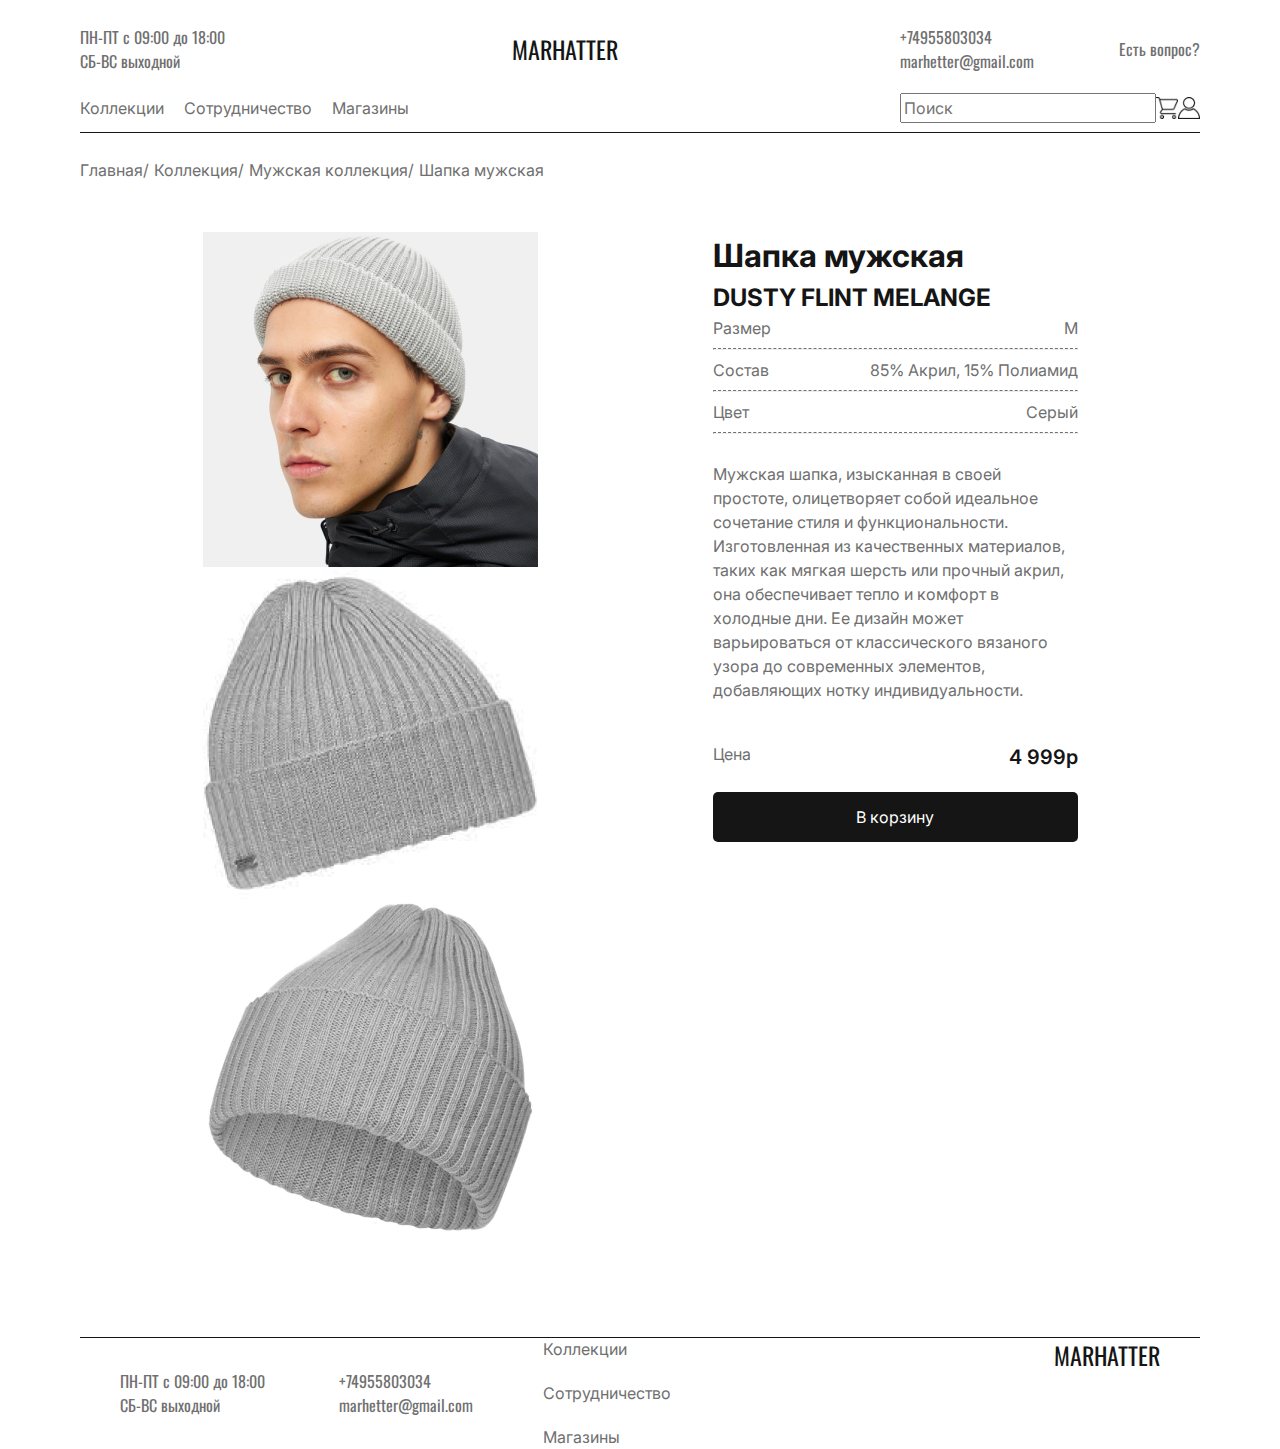
<file: product.html>
<!DOCTYPE html>
<html lang="en">

<head>
    <meta charset="UTF-8">
    <meta name="viewport" content="width=device-width, initial-scale=1.0">
    <title>Marhattter</title>

    <link rel="stylesheet" href="./style/style.css">
    <link rel="stylesheet" href="./style/reset.css">
    <link rel="stylesheet" href="./style/media.css">
    <link rel="preconnect" href="https://fonts.googleapis.com">
    <link rel="preconnect" href="https://fonts.gstatic.com" crossorigin>
    <link href="https://fonts.googleapis.com/css2?family=Oswald:wght@200..700&display=swap" rel="stylesheet">

    <link rel="preconnect" href="https://fonts.googleapis.com">
    <link rel="preconnect" href="https://fonts.gstatic.com" crossorigin>
    <link
        href="https://fonts.googleapis.com/css2?family=Barlow:ital,wght@0,100;0,200;0,300;0,400;0,500;0,600;0,700;0,800;0,900;1,100;1,200;1,300;1,400;1,500;1,600;1,700;1,800;1,900&family=Inter:wght@100..900&display=swap"
        rel="stylesheet">

    <script defer src="./script/script.js"></script>
    <script defer src="./script/reveal.js"></script>
</head>

<body>
    <header class="header">

        <div class="header-top">
            <div class="work-time">
                <p>ПН-ПТ с 09:00 до 18:00 </p>
                <p>СБ-ВС выходной</p>
            </div>

            <div class="logo">
                <a href="./index.html">MARHATTER</a>
            </div>

            <div class="header-holder">
                <div class="contacts">
                    <p>+74955803034</p>
                    <p>marhetter@gmail.com</p>
                </div>

                <div class="quastion">
                    Есть вопрос?
                </div>
            </div>

            <div class="burger-menu">
                <div class="burger-icon" id="burger-icon">
                    <span class="bar bar-line1"></span>
                    <span class="bar bar-line2"></span>
                    <span class="bar bar-line3"></span>
                </div>
            </div>
        </div>

        <div class="header-bottom">
            <ul class="nav-items">
                <li class="nav-item"><a href="./collections.html">Коллекции</a>

                </li>
                <li class="nav-item"><a href="./cooperation.html">Сотрудничество</a>
                    <ul>
                        <li><a href="./newsblog.html">Новости</a></li>
                        <li><a href="./cooperation.html">Оптовая торговля</a></li>
                        <li><a href="./individuality.html">Индивидуальные заказы</a></li>
                        <li><a href="./about.html">О бренде</a></li>
                    </ul>
                </li>
                <li class="nav-item"><a href="./store.html">Магазины</a>
                    <ul>
                        <li><a href="./store.html">Магазины MARHATTER</a></li>
                        <li><a href="./office.html">Офис и производство</a></li>
                    </ul>
                </li>
            </ul>
            <div class="header-holder">
                <input type="search" placeholder="Поиск">
                <a href=""><img src="./img/cart.png" alt="корзина"></a>
                <a href="./registration.html"><img src="./img/profile.png" alt="профиль"></a>
            </div>
        </div>

    </header>

    <main>
        <section class="breadcrumbs-navigation section-container active">
            <div class="container">
                <div class="breadcrumbs">
                    <a href="./index.html" class="breadcrumb add-slash">Главная</a>
                    <a href="./collections.html" class="breadcrumb add-slash">Коллекция</a>
                    <a href="./man-collection.html" class="breadcrumb add-slash">Мужская коллекция</a>
                    <a href="#" class="breadcrumb">Шапка мужская</a>
                    <a href="#" class="breadcrumb breadcrumb-back">Назад</a>
                </div>
            </div>
        </section>

        <section class="product-card-container section-container active">
            <div class="product-card container">
                <div class="product-card-slider">
                    <img src="./img/maninshapka.png" alt="">
                    <img src="./img/shapkagray2.png" alt="">
                    <img src="./img/shapkgray1.png" alt="">
                </div>
                <div class="product-card-description">
                    <h1>Шапка мужская</h1>

                    <h2>DUSTY FLINT MELANGE</h2>
                    <div class="product-card-caption">
                        <p>Размер</p>
                        <p>M</p>

                    </div>
                    <hr class="product-hr">
                    <div class="product-card-caption">
                        <p>Состав</p>
                        <p>85% Акрил, 15% Полиамид</p>
                    </div>
                    <hr class="product-hr">
                    <div class="product-card-caption">
                        <p>Цвет</p>
                        <p>Серый</p>
                    </div>
                    <hr class="product-hr">
                    <p class="product-card-pharagraph">
                        Мужская шапка, изысканная в своей простоте, олицетворяет собой идеальное сочетание стиля и
                        функциональности. Изготовленная из качественных материалов, таких как мягкая шерсть или прочный
                        акрил, она обеспечивает тепло и комфорт в холодные дни. Ее дизайн может варьироваться от
                        классического вязаного узора до современных элементов, добавляющих нотку индивидуальности.
                    </p>
                    <div class="product-card-caption">
                        <p class="product-card-pharagraph">Цена</p>
                        <p class="product-card-pharagraph"><span class="product-card-accent">4 999р</span></p>
                    </div>
                    <button class="button button-product">
                        В корзину
                    </button>
                </div>
            </div>

        </section>
    </main>
    <footer class="footer">
        <div class="footer-container">
            <div class="footer-description">
                <div class="work-time work-time__foter">
                    <p>ПН-ПТ с 09:00 до 18:00 </p>
                    <p>СБ-ВС выходной</p>
                </div>
                <div class="contacts">
                    <p>+74955803034</p>
                    <p>marhetter@gmail.com</p>
                </div>
                <ul class="nav-items nav-items__footer">
                    <li class="nav-item"><a href="./collections.html">Коллекции</a></li>
                    <li class="nav-item"><a href="./cooperation.html">Сотрудничество</a></li>
                    <li class="nav-item"><a href="./store.html">Магазины</a></li>
                </ul>
            </div>
            <div class="logo">
                <p>MARHATTER</p>
            </div>
        </div>
    </footer>
</body>

</html>
</file>
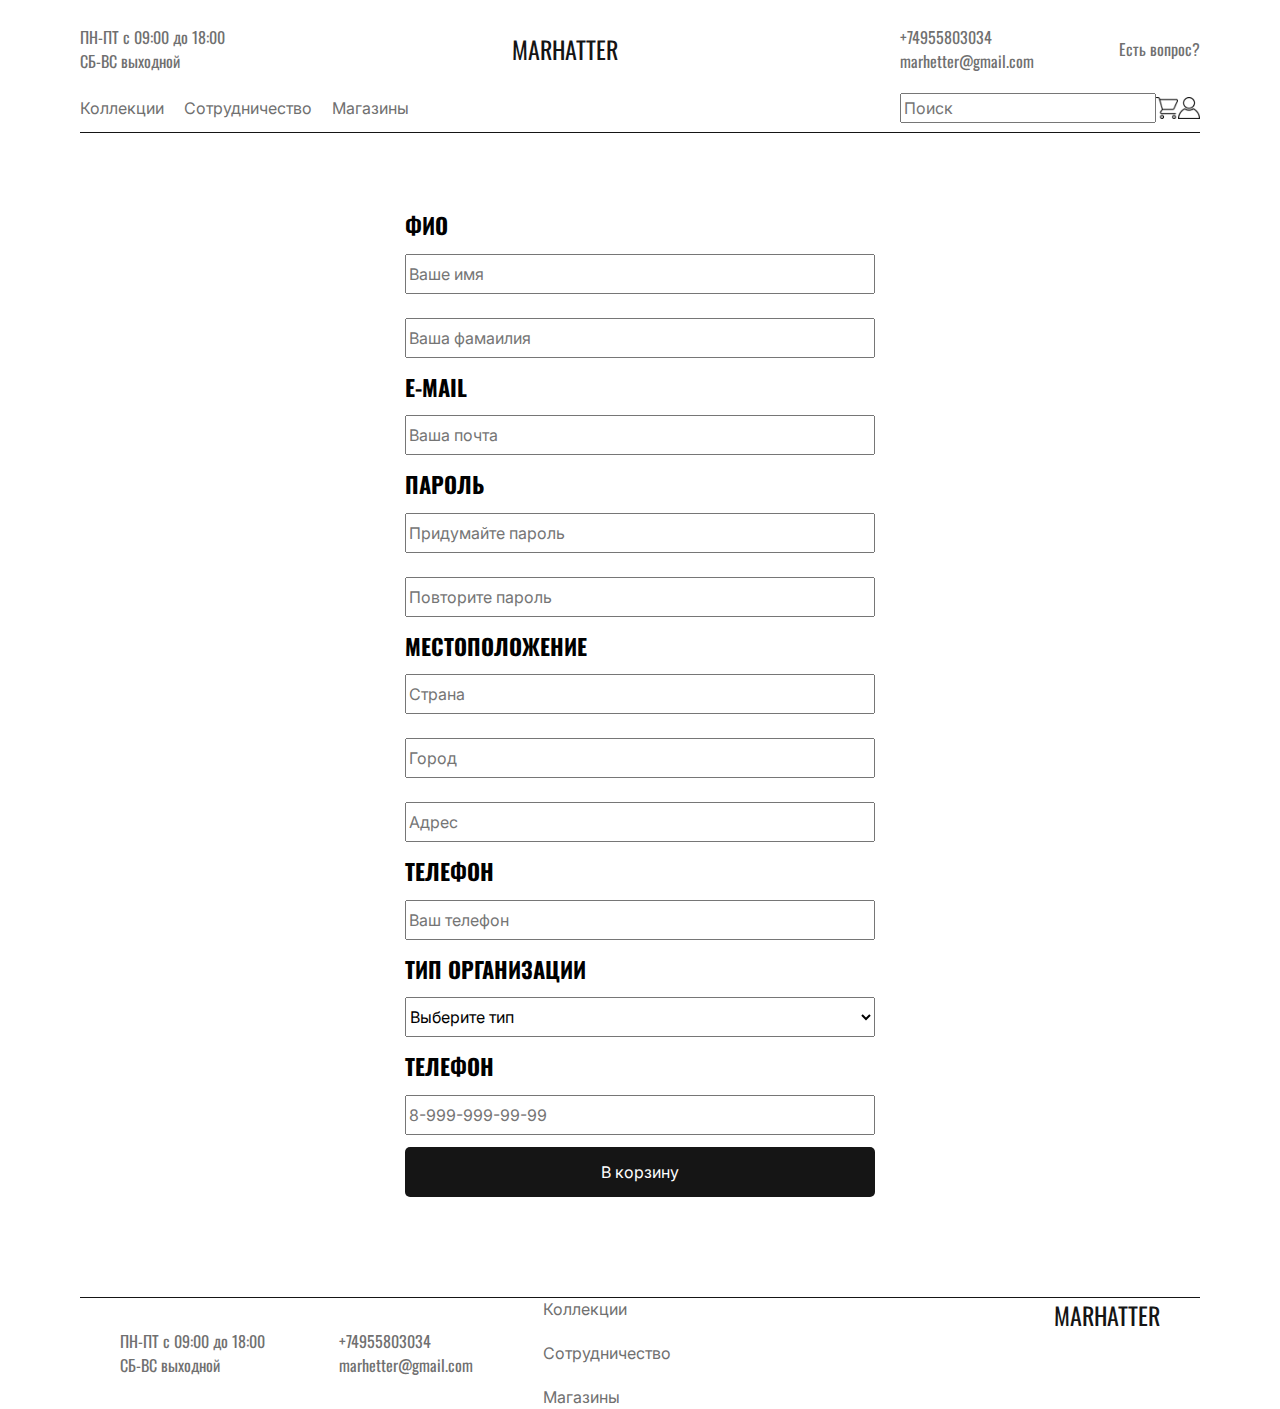
<file: registration.html>
<!DOCTYPE html>
<html lang="en">

<head>
    <meta charset="UTF-8">
    <meta name="viewport" content="width=device-width, initial-scale=1.0">
    <title>Marhattter</title>

    <link rel="stylesheet" href="./style/style.css">
    <link rel="stylesheet" href="./style/reset.css">
    <link rel="stylesheet" href="./style/media.css">
    <link rel="preconnect" href="https://fonts.googleapis.com">
    <link rel="preconnect" href="https://fonts.gstatic.com" crossorigin>
    <link href="https://fonts.googleapis.com/css2?family=Oswald:wght@200..700&display=swap" rel="stylesheet">

    <link rel="preconnect" href="https://fonts.googleapis.com">
    <link rel="preconnect" href="https://fonts.gstatic.com" crossorigin>
    <link
        href="https://fonts.googleapis.com/css2?family=Barlow:ital,wght@0,100;0,200;0,300;0,400;0,500;0,600;0,700;0,800;0,900;1,100;1,200;1,300;1,400;1,500;1,600;1,700;1,800;1,900&family=Inter:wght@100..900&display=swap"
        rel="stylesheet">

    <script defer src="./script/script.js"></script>
    <script defer src="./script/reveal.js"></script>
</head>

<body>
    <header class="header">

        <div class="header-top">
            <div class="work-time">
                <p>ПН-ПТ с 09:00 до 18:00 </p>
                <p>СБ-ВС выходной</p>
            </div>

            <div class="logo">
                <a href="./index.html">MARHATTER</a>
            </div>

            <div class="header-holder">
                <div class="contacts">
                    <p>+74955803034</p>
                    <p>marhetter@gmail.com</p>
                </div>

                <div class="quastion">
                    Есть вопрос?
                </div>
            </div>

            <div class="burger-menu">
                <div class="burger-icon" id="burger-icon">
                    <span class="bar bar-line1"></span>
                    <span class="bar bar-line2"></span>
                    <span class="bar bar-line3"></span>
                </div>
            </div>
        </div>

        <div class="header-bottom">
            <ul class="nav-items">
                <li class="nav-item"><a href="./collections.html">Коллекции</a>

                </li>
                <li class="nav-item"><a href="./cooperation.html">Сотрудничество</a>
                    <ul>
                        <li><a href="./newsblog.html">Новости</a></li>
                        <li><a href="./cooperation.html">Оптовая торговля</a></li>
                        <li><a href="./individuality.html">Индивидуальные заказы</a></li>
                        <li><a href="./about.html">О бренде</a></li>
                    </ul>
                </li>
                <li class="nav-item"><a href="./store.html">Магазины</a>
                    <ul>
                        <li><a href="./store.html">Магазины MARHATTER</a></li>
                        <li><a href="./office.html">Офис и производство</a></li>
                    </ul>
                </li>
            </ul>
            <div class="header-holder">
                <input type="search" placeholder="Поиск">
                <a href=""><img src="./img/cart.png" alt="корзина"></a>
                <a href="./registration.html"><img src="./img/profile.png" alt="профиль"></a>
            </div>
        </div>

    </header>
    <main>
        <section class="form section-container active">
            <div class="form container ">
                <form action="">
                    <h1 class="form-title section-title">ФИО</h1>
                    <input type="text" class="form-input" placeholder="Ваше имя">
                    <input type="text" class="form-input" placeholder="Ваша фамаилия">
                    <h1 class="form-title section-title">E-mail</h1>
                    <input type="text" class="form-input" placeholder="Ваша почта">
                    <h1 class="form-title section-title">Пароль</h1>
                    <input type="text" class="form-input" placeholder="Придумайте пароль">
                    <input type="text" class="form-input" placeholder="Повторите пароль">
                    <h1 class="form-title section-title">Местоположение</h1>
                    <input type="text" class="form-input" placeholder="Страна">
                    <input type="text" class="form-input" placeholder="Город">
                    <input type="text" class="form-input" placeholder="Адрес">
                    <h1 class="form-title section-title">Телефон</h1>
                    <input type="text" class="form-input" placeholder="Ваш телефон">
                    <h1 class="form-title section-title" placeholder="выбирете тип">Тип организации</h1>
                    <select name="" id="" class="form-input">
                        <option value="">Выберите тип</option>
                        <option value="">тип 1</option>
                        <option value="">тип 2</option>
                        <option value="">тип 3</option>
                    </select>
                    <h1 class="form-title section-title">Телефон</h1>
                    <input type="text" class="form-input" placeholder="8-999-999-99-99">
                    <button class="button form-button">В корзину</button>
                </form>
            </div>
        </section>
    </main>
    <footer class="footer">
        <div class="footer-container">
            <div class="footer-description">
                <div class="work-time work-time__foter">
                    <p>ПН-ПТ с 09:00 до 18:00 </p>
                    <p>СБ-ВС выходной</p>
                </div>
                <div class="contacts">
                    <p>+74955803034</p>
                    <p>marhetter@gmail.com</p>
                </div>
                <ul class="nav-items nav-items__footer">
                    <li class="nav-item"><a href="./collections.html">Коллекции</a></li>
                    <li class="nav-item"><a href="./cooperation.html">Сотрудничество</a></li>
                    <li class="nav-item"><a href="./store.html">Магазины</a></li>
                </ul>
            </div>
            <div class="logo">
                <p>MARHATTER</p>
            </div>
        </div>
    </footer>
</body>

</html>
</file>
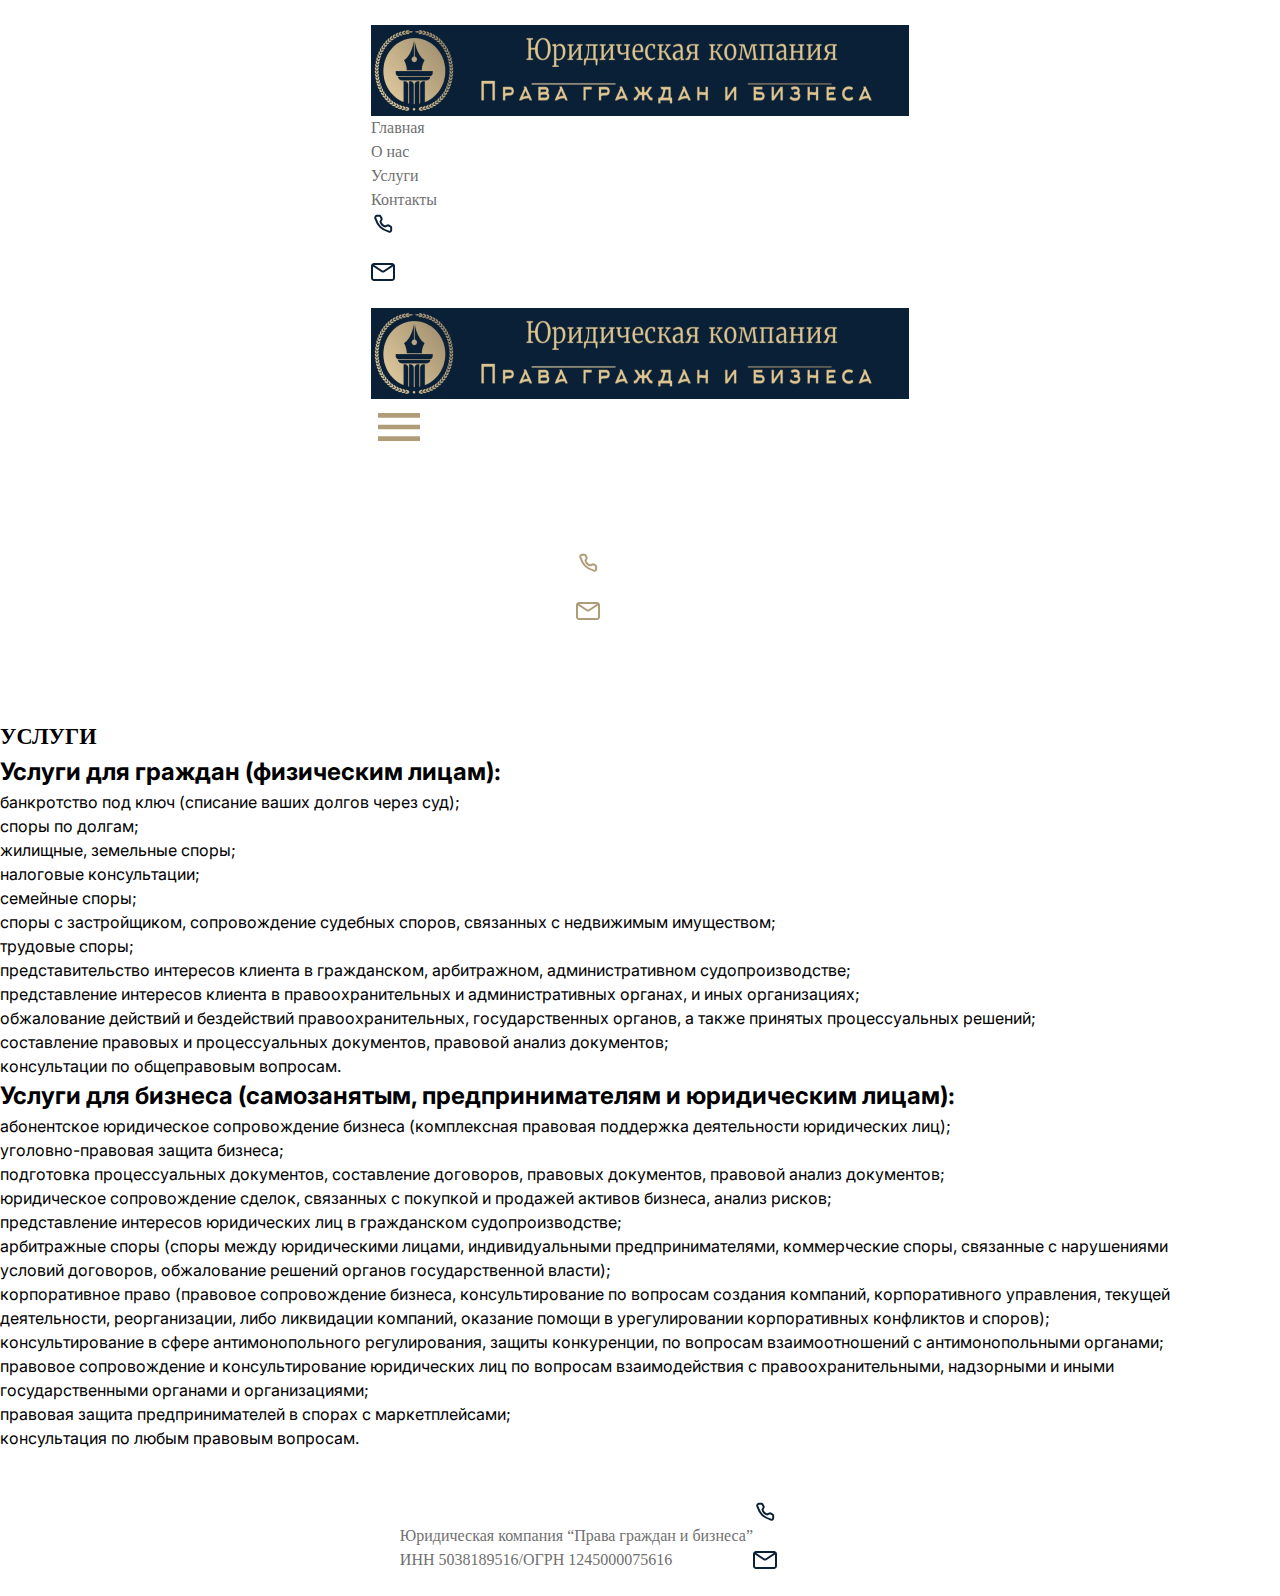
<file: services.html>
<!DOCTYPE html>
<html lang="en">

<head>
    <meta charset="UTF-8">
    <meta name="viewport" content="width=device-width, initial-scale=1.0">
    <title>Услуги | Права Граждан и Бизнеса</title>
    <meta name="description"
        content="Компания «Права граждан и бизнеса» предоставляет полный спектр юридических услуг для граждан и предпринимателей. Ознакомьтесь с нашими услугами: юридические консультации, представительство в суде, составление и проверка договоров, регистрация и ликвидация компаний, налоговое консультирование и многое другое." />

    <link rel="icon" href="/favicon.ico" type="image/x-icon">
    <link rel="shortcut icon" href="/favicon.ico" type="image/x-icon">
    <link rel="apple-touch-icon" sizes="57x57" href="/img/favicon/apple-icon-57x57.png">
    <link rel="apple-touch-icon" sizes="60x60" href="/img/favicon/apple-icon-60x60.png">
    <link rel="apple-touch-icon" sizes="72x72" href="/img/favicon/apple-icon-72x72.png">
    <link rel="apple-touch-icon" sizes="76x76" href="/img/favicon/apple-icon-76x76.png">
    <link rel="apple-touch-icon" sizes="114x114" href="/img/favicon/apple-icon-114x114.png">
    <link rel="apple-touch-icon" sizes="120x120" href="/img/favicon/apple-icon-120x120.png">
    <link rel="apple-touch-icon" sizes="144x144" href="/img/favicon/apple-icon-144x144.png">
    <link rel="apple-touch-icon" sizes="152x152" href="/img/favicon/apple-icon-152x152.png">
    <link rel="apple-touch-icon" sizes="180x180" href="/img/favicon/apple-icon-180x180.png">
    <link rel="icon" type="image/png" sizes="192x192" href="/img/favicon/android-icon-192x192.png">
    <link rel="icon" type="image/png" sizes="32x32" href="/img/favicon/favicon-32x32.png">
    <link rel="icon" type="image/png" sizes="96x96" href="/img/favicon/favicon-96x96.png">
    <link rel="icon" type="image/png" sizes="16x16" href="/img/favicon/favicon-16x16.png">

    <link rel="preconnect" href="https://fonts.googleapis.com">
    <link rel="preconnect" href="https://fonts.gstatic.com" crossorigin>
    <link
        href="https://fonts.googleapis.com/css2?family=Barlow:ital,wght@0,100;0,200;0,300;0,400;0,500;0,600;0,700;0,800;0,900;1,100;1,200;1,300;1,400;1,500;1,600;1,700;1,800;1,900&family=Inter:wght@100..900&family=Raleway:ital,wght@0,100..900;1,100..900&family=Ubuntu:ital,wght@0,300;0,400;0,500;0,700;1,300;1,400;1,500;1,700&display=swap"
        rel="stylesheet">
    <link rel="stylesheet" href="./style/style.css">
    <link rel="stylesheet" href="./style/reset.css">

    <!-- Yandex.Metrika counter -->
    <script type="text/javascript">
        (function (m, e, t, r, i, k, a) {
            m[i] = m[i] || function () { (m[i].a = m[i].a || []).push(arguments) };
            m[i].l = 1 * new Date();
            for (var j = 0; j < document.scripts.length; j++) { if (document.scripts[j].src === r) { return; } }
            k = e.createElement(t), a = e.getElementsByTagName(t)[0], k.async = 1, k.src = r, a.parentNode.insertBefore(k, a)
        })
            (window, document, "script", "https://mc.yandex.ru/metrika/tag.js", "ym");

        ym(98621110, "init", {
            clickmap: true,
            trackLinks: true,
            accurateTrackBounce: true,
            webvisor: true
        });
    </script>
    <noscript>
        <div><img src="https://mc.yandex.ru/watch/98621110" style="position:absolute; left:-9999px;" alt="" /></div>
    </noscript>
    <!-- /Yandex.Metrika counter -->
    <script defer src="./script/script.js"></script>
    <script defer src="./script/appear.js"></script>
</head>

<body>
    <header class="header">
        <div class="header-main">
            <div class="logo">
                <a href="./index.html"><img src="./img/logo.webp" alt="Логотип Права Граждан и Бизнеса"></a>
            </div>


            <nav class="navigation">
                <ul class="nav-list">
                    <li class="nav-item"><a href="./index.html">Главная</a></li>
                    <li class="nav-item"><a href="./index.html">О нас</a></li>
                    <li class="nav-item"><a href="./services.html">Услуги</a></li>
                    <li class="nav-item"><a href="./index.html">Контакты</a></li>
                </ul>
            </nav>

            <div class="header-contacts">
                <div class="header-phone">
                    <img src="./img/phone-telephone.svg" alt="+79160006277"> <a href="tel:+79160006277" width="24px"
                        class="phone-number">+7(916)-000-62-77</a>
                </div>
                <div class="header-mail"><img src="./img/Mail2.svg" alt="yourmail@mail.com" width="24px">
                    <a href="mailto:pgibzakon@mail.ru" class="mail">pgibzakon@mail.ru</a>
                </div>
            </div>

        </div>

        <div class="burger-header">
            <div class="logo-humburger">
                <a href="./index.html"><img src="./img/logo.webp" alt="Логотип Права Граждан и Бизнеса"></a>
            </div>
            <div class="menu-burger">
                <img src="./img/hamburger.svg" alt="меню навигации">
            </div>
        </div>

        <div class="header-burger">
            <nav class="navigation-burger">
                <ul class="nav-list-burger">
                    <li class="nav-item-burger"><a href="./index.html">Главная</a></li>
                    <li class="nav-item-burger"><a href="./index.html">О нас</a></li>
                    <li class="nav-item-burger"><a href="./services.html">Услуги</a></li>
                    <li class="nav-item-burger"><a href="./index.html">Контакты</a></li>
                </ul>
            </nav>
            <div class="burger-contacts">
                <div class="header-phone">
                    <img src="./img/phone-telephone-alt.svg" alt="79160006277"> <a href="tel:+79160006277" width="24px"
                        class="burger-phone">+7(916)-000-62-77</a>
                </div>
                <div class="header-mail"><img src="./img/Mail2-alt.svg" alt="yourmail@mail.com" width="24px">
                    <a href="mailto:pgibzakon@mail.ru" class="mail burger-mail">pgibzakon@mail.ru</a>
                </div>
            </div>
        </div>
    </header>
    <main>
        <section class="breadcrumbs reveal-x">
            <div class="container">
                <ul class="breadcrumbs-list">
                    <li class="breadcrumbs-item"><a href="index.html">Главная</a></li>
                    <li class="breadcrumbs-item"><a href="#">Услуги</a></li>
                </ul>
            </div>
        </section>

        <section class="services appear">
            <div class="container services_container">
                <h1 class="section-title title-services">Услуги</h1>
                <div class="services-holder">
                    <div>
                        <h2 class="subtitle-services">Услуги для граждан (физическим лицам):</h2>
                        <ul class="services-list">
                            <li>банкротство под ключ (списание ваших долгов через суд);</li>
                            <li>споры по долгам;</li>
                            <li>жилищные, земельные споры;</li>
                            <li>налоговые консультации;</li>
                            <li>семейные споры;</li>
                            <li>споры с застройщиком, сопровождение судебных споров, связанных с недвижимым имуществом;
                            </li>
                            <li>трудовые споры;</li>
                            <li>представительство интересов клиента в гражданском, арбитражном, административном
                                судопроизводстве;</li>
                            <li>представление интересов клиента в правоохранительных и административных органах, и иных
                                организациях;</li>
                            <li>обжалование действий и бездействий правоохранительных, государственных органов, а также
                                принятых процессуальных решений;</li>
                            <li>составление правовых и процессуальных документов, правовой анализ документов;</li>
                            <li>консультации по общеправовым вопросам.</li>
                        </ul>
                    </div>
                    <div>
                        <h2 class="subtitle-services">Услуги для бизнеса (самозанятым, предпринимателям и юридическим
                            лицам):</h2>
                        <ul class="services-list">
                            <li>абонентское юридическое сопровождение бизнеса (комплексная правовая поддержка
                                деятельности юридических лиц);</li>
                            <li>уголовно-правовая защита бизнеса; </li>
                            <li>подготовка процессуальных документов, составление договоров, правовых документов,
                                правовой анализ документов; </li>
                            <li>юридическое сопровождение сделок, связанных с покупкой и продажей активов бизнеса,
                                анализ рисков; </li>
                            <li>представление интересов юридических лиц в гражданском судопроизводстве; </li>
                            <li>арбитражные споры (споры между юридическими лицами, индивидуальными предпринимателями,
                                коммерческие споры, связанные с нарушениями условий договоров, обжалование решений
                                органов государственной власти); </li>
                            <li>корпоративное право (правовое сопровождение бизнеса, консультирование по вопросам
                                создания компаний, корпоративного управления, текущей деятельности, реорганизации, либо
                                ликвидации компаний, оказание помощи в урегулировании корпоративных конфликтов и
                                споров); </li>
                            <li>консультирование в сфере антимонопольного регулирования, защиты конкуренции, по вопросам
                                взаимоотношений с антимонопольными органами;</li>
                            <li>правовое сопровождение и консультирование юридических лиц по вопросам взаимодействия с
                                правоохранительными, надзорными и иными государственными органами и организациями; </li>
                            <li>правовая защита предпринимателей в спорах с маркетплейсами;</li>
                            <li>консультация по любым правовым вопросам.</li>
                        </ul>
                    </div>
                </div>
            </div>
        </section>
    </main>
    <footer class="footer">
        <div>
            <p>Юридическая компания “Права граждан и бизнеса”</p>
            <p>ИНН 5038189516/ОГРН 1245000075616</p>
        </div>


        <div class="footer-holder">
            <div class="footer-phone">
                <img src="./img/phone-telephone.svg" alt="+7(916)0006277" width="24px"> <a href="tel:+7(916)0006277"
                    class="phone-number-blue">+7(916)-000-62-77</a>
            </div>
            <div class="footer-mail"><img src="./img/Mail2.svg" alt="Почта - yourmail@mail.com" width="24px">
                <a href="mailto:pgibzakon@mail.ru" class="mail">pgibzakon@mail.ru</a>
            </div>
        </div>
    </footer>
</body>

</html>
</file>
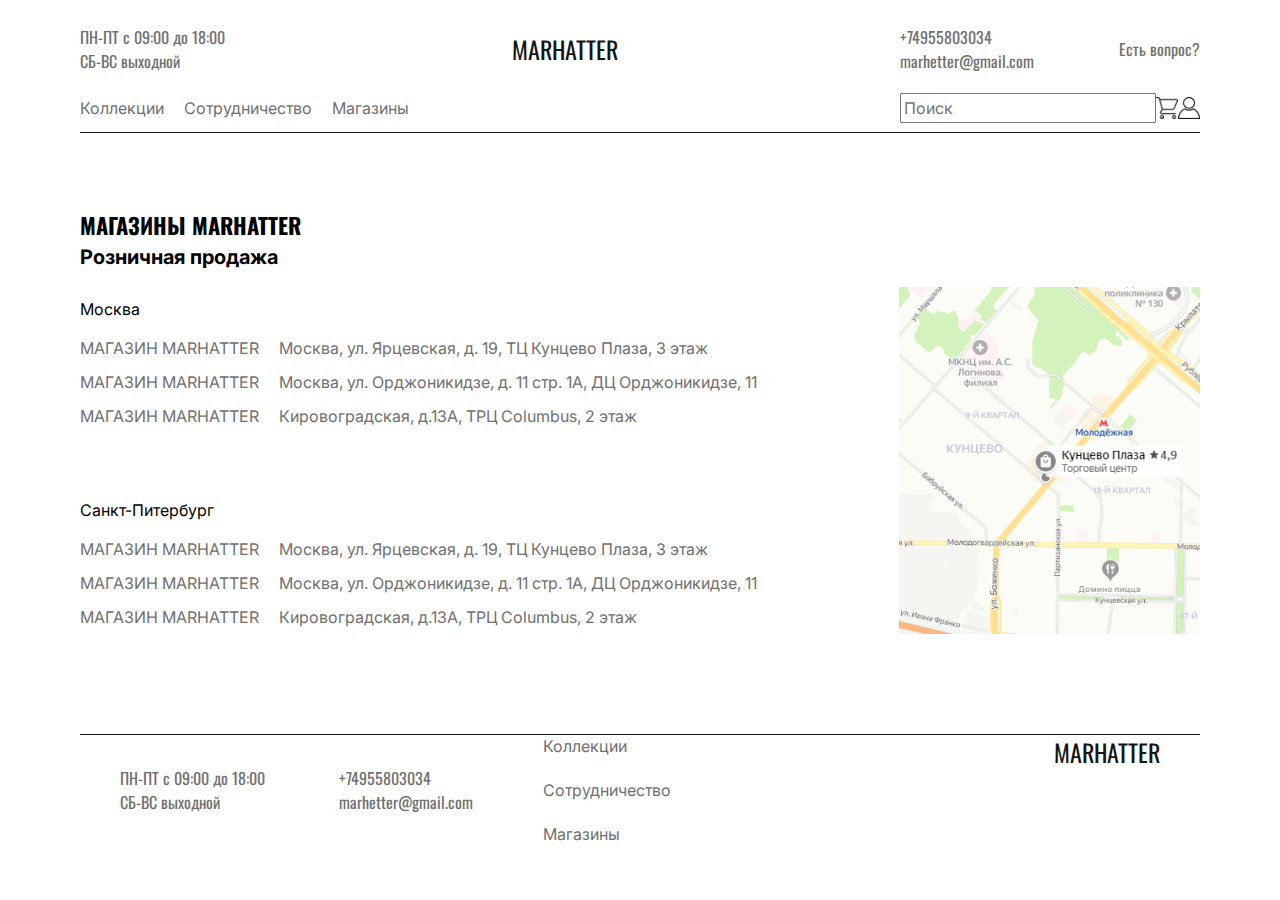
<file: store.html>
<!DOCTYPE html>
<html lang="en">

<head>
    <meta charset="UTF-8">
    <meta name="viewport" content="width=device-width, initial-scale=1.0">
    <title>Marhattter</title>

    <link rel="stylesheet" href="./style/style.css">
    <link rel="stylesheet" href="./style/reset.css">
    <link rel="stylesheet" href="./style/media.css">
    <link rel="preconnect" href="https://fonts.googleapis.com">
    <link rel="preconnect" href="https://fonts.gstatic.com" crossorigin>
    <link href="https://fonts.googleapis.com/css2?family=Oswald:wght@200..700&display=swap" rel="stylesheet">

    <link rel="preconnect" href="https://fonts.googleapis.com">
    <link rel="preconnect" href="https://fonts.gstatic.com" crossorigin>
    <link
        href="https://fonts.googleapis.com/css2?family=Barlow:ital,wght@0,100;0,200;0,300;0,400;0,500;0,600;0,700;0,800;0,900;1,100;1,200;1,300;1,400;1,500;1,600;1,700;1,800;1,900&family=Inter:wght@100..900&display=swap"
        rel="stylesheet">

    <script defer src="./script/script.js"></script>
    <script defer src="./script/reveal.js"></script>
</head>

<body>
    <header class="header">

        <div class="header-top">
            <div class="work-time">
                <p>ПН-ПТ с 09:00 до 18:00 </p>
                <p>СБ-ВС выходной</p>
            </div>

            <div class="logo">
                <a href="./index.html">MARHATTER</a>
            </div>

            <div class="header-holder">
                <div class="contacts">
                    <p>+74955803034</p>
                    <p>marhetter@gmail.com</p>
                </div>

                <div class="quastion">
                    Есть вопрос?
                </div>
            </div>

            <div class="burger-menu">
                <div class="burger-icon" id="burger-icon">
                    <span class="bar bar-line1"></span>
                    <span class="bar bar-line2"></span>
                    <span class="bar bar-line3"></span>
                </div>
            </div>
        </div>

        <div class="header-bottom">
            <ul class="nav-items">
                <li class="nav-item"><a href="./collections.html">Коллекции</a>

                </li>
                <li class="nav-item"><a href="./cooperation.html">Сотрудничество</a>
                    <ul>
                        <li><a href="./newsblog.html">Новости</a></li>
                        <li><a href="./cooperation.html">Оптовая торговля</a></li>
                        <li><a href="./individuality.html">Индивидуальные заказы</a></li>
                        <li><a href="./about.html">О бренде</a></li>
                    </ul>
                </li>
                <li class="nav-item"><a href="./store.html">Магазины</a>
                    <ul>
                        <li><a href="./store.html">Магазины MARHATTER</a></li>
                        <li><a href="./office.html">Офис и производство</a></li>
                    </ul>
                </li>
            </ul>
            <div class="header-holder">
                <input type="search" placeholder="Поиск">
                <a href=""><img src="./img/cart.png" alt="корзина"></a>
                <a href="./registration.html"><img src="./img/profile.png" alt="профиль"></a>
            </div>
        </div>

    </header>
    <main>
        <section class="store section-container active">
            <div class="container">
                <h1 class="store section-title">
                    Магазины MARHATTER
                </h1>
                <h2 class="store-subtitle">Розничная продажа</h2>
                <div class="store-holder">
                    <div class="store-listing">
                        <div>
                            <p class="store-pharagraph">Москва</p>
                            <div class="store-txt">
                                <p>МАГАЗИН MARHATTER</p>
                                <a href="#" class="store-href">Москва, ул. Ярцевская, д. 19, ТЦ Кунцево Плаза, 3
                                    этаж</a>
                            </div>
                            <div class="store-txt">
                                <p>МАГАЗИН MARHATTER</p>
                                <a href="#" class="store-href">Москва, ул. Орджоникидзе, д. 11 стр. 1А, ДЦ Орджоникидзе,
                                    11</a>
                            </div>
                            <div class="store-txt">
                                <p>МАГАЗИН MARHATTER</p>
                                <a href="#" class="store-href">Кировоградская, д.13A, ТРЦ Columbus, 2 этаж</a>
                            </div>
                        </div>
                        <div>
                            <p class="store-pharagraph">Санкт-Питербург</p>
                            <div class="store-txt">
                                <p>МАГАЗИН MARHATTER</p>
                                <a href="#" class="store-href">Москва, ул. Ярцевская, д. 19, ТЦ Кунцево Плаза, 3
                                    этаж</a>
                            </div>
                            <div class="store-txt">
                                <p>МАГАЗИН MARHATTER</p>
                                <a href="#" class="store-href">Москва, ул. Орджоникидзе, д. 11 стр. 1А, ДЦ Орджоникидзе,
                                    11</a>
                            </div>
                            <div class="store-txt">
                                <p>МАГАЗИН MARHATTER</p>
                                <a href="#" class="store-href">Кировоградская, д.13A, ТРЦ Columbus, 2 этаж</a>
                            </div>
                        </div>

                    </div>
                    <img src="./img/map.png" alt="">
                </div>
            </div>
        </section>
    </main>
    <footer class="footer">
        <div class="footer-container">
            <div class="footer-description">
                <div class="work-time work-time__foter">
                    <p>ПН-ПТ с 09:00 до 18:00 </p>
                    <p>СБ-ВС выходной</p>
                </div>
                <div class="contacts">
                    <p>+74955803034</p>
                    <p>marhetter@gmail.com</p>
                </div>
                <ul class="nav-items nav-items__footer">
                    <li class="nav-item"><a href="./collections.html">Коллекции</a></li>
                    <li class="nav-item"><a href="./cooperation.html">Сотрудничество</a></li>
                    <li class="nav-item"><a href="./store.html">Магазины</a></li>
                </ul>
            </div>
            <div class="logo">
                <p>MARHATTER</p>
            </div>
        </div>
    </footer>
</body>

</html>
</file>
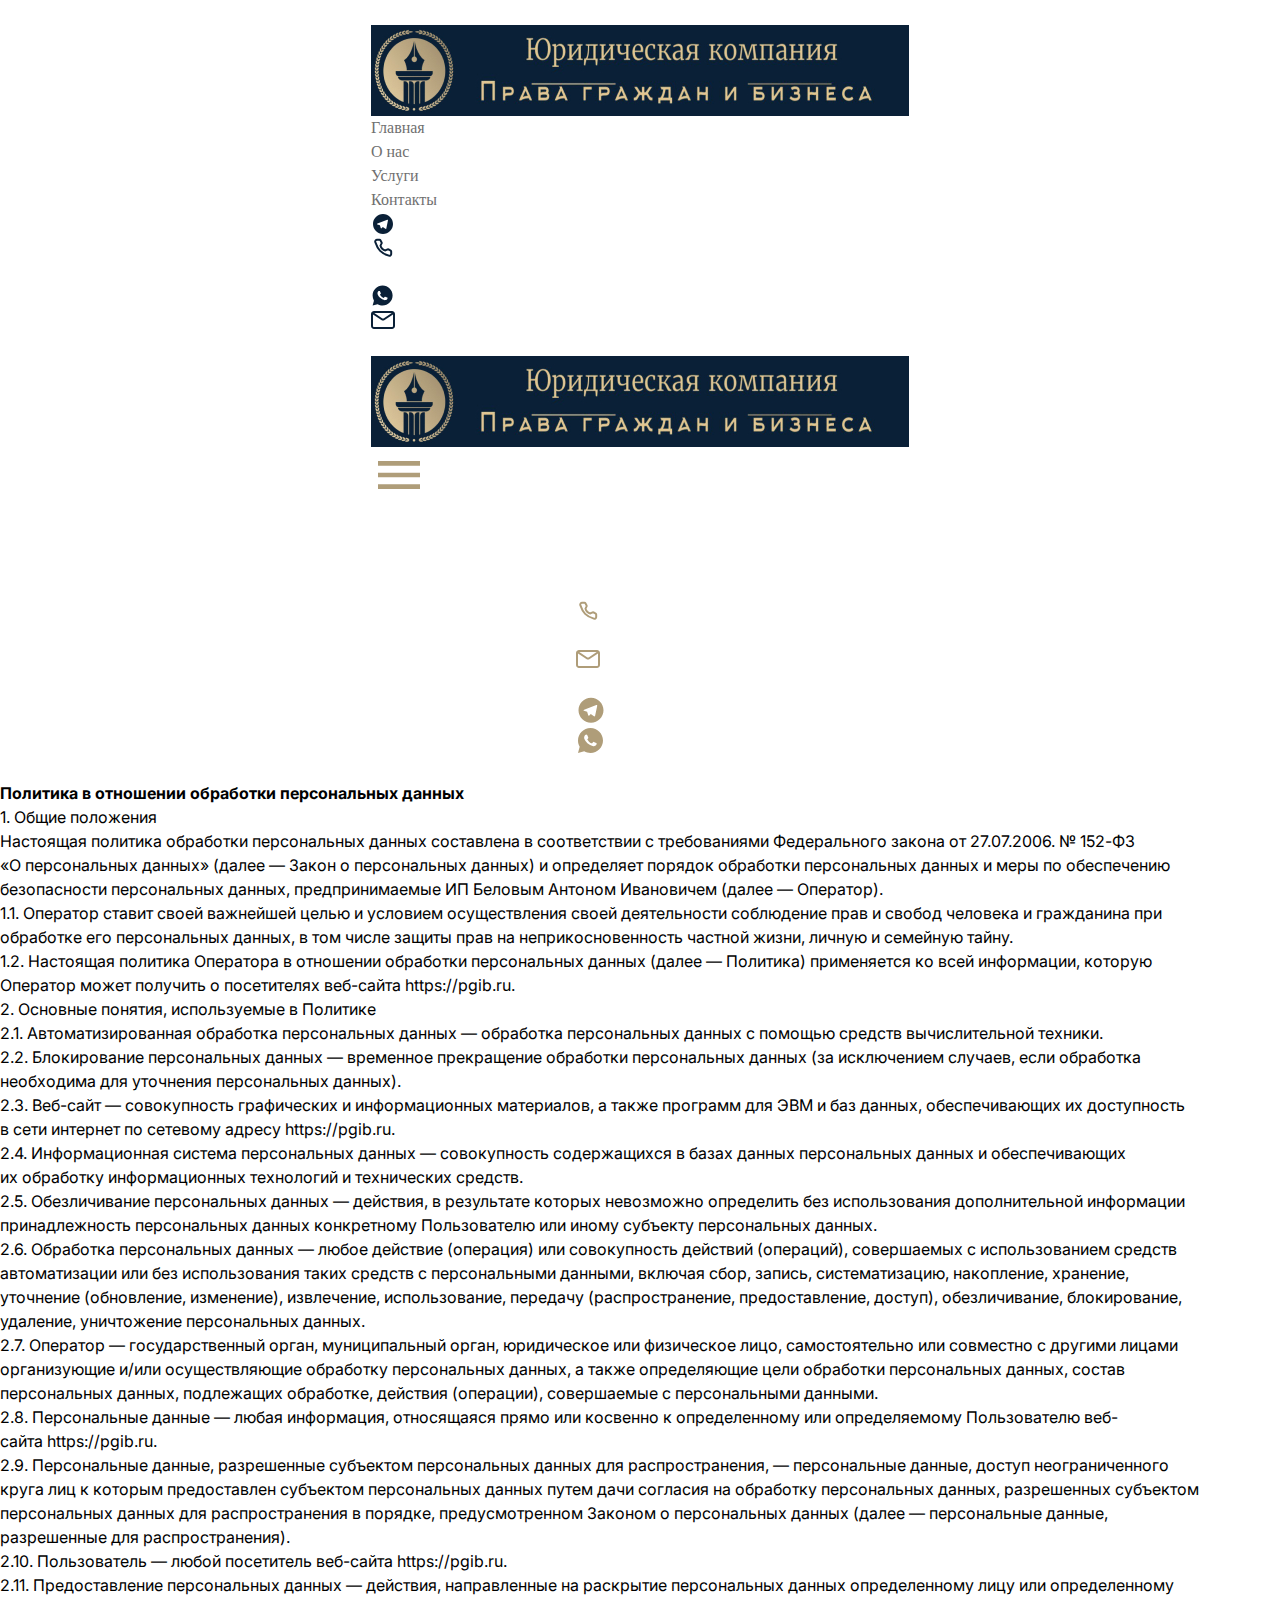
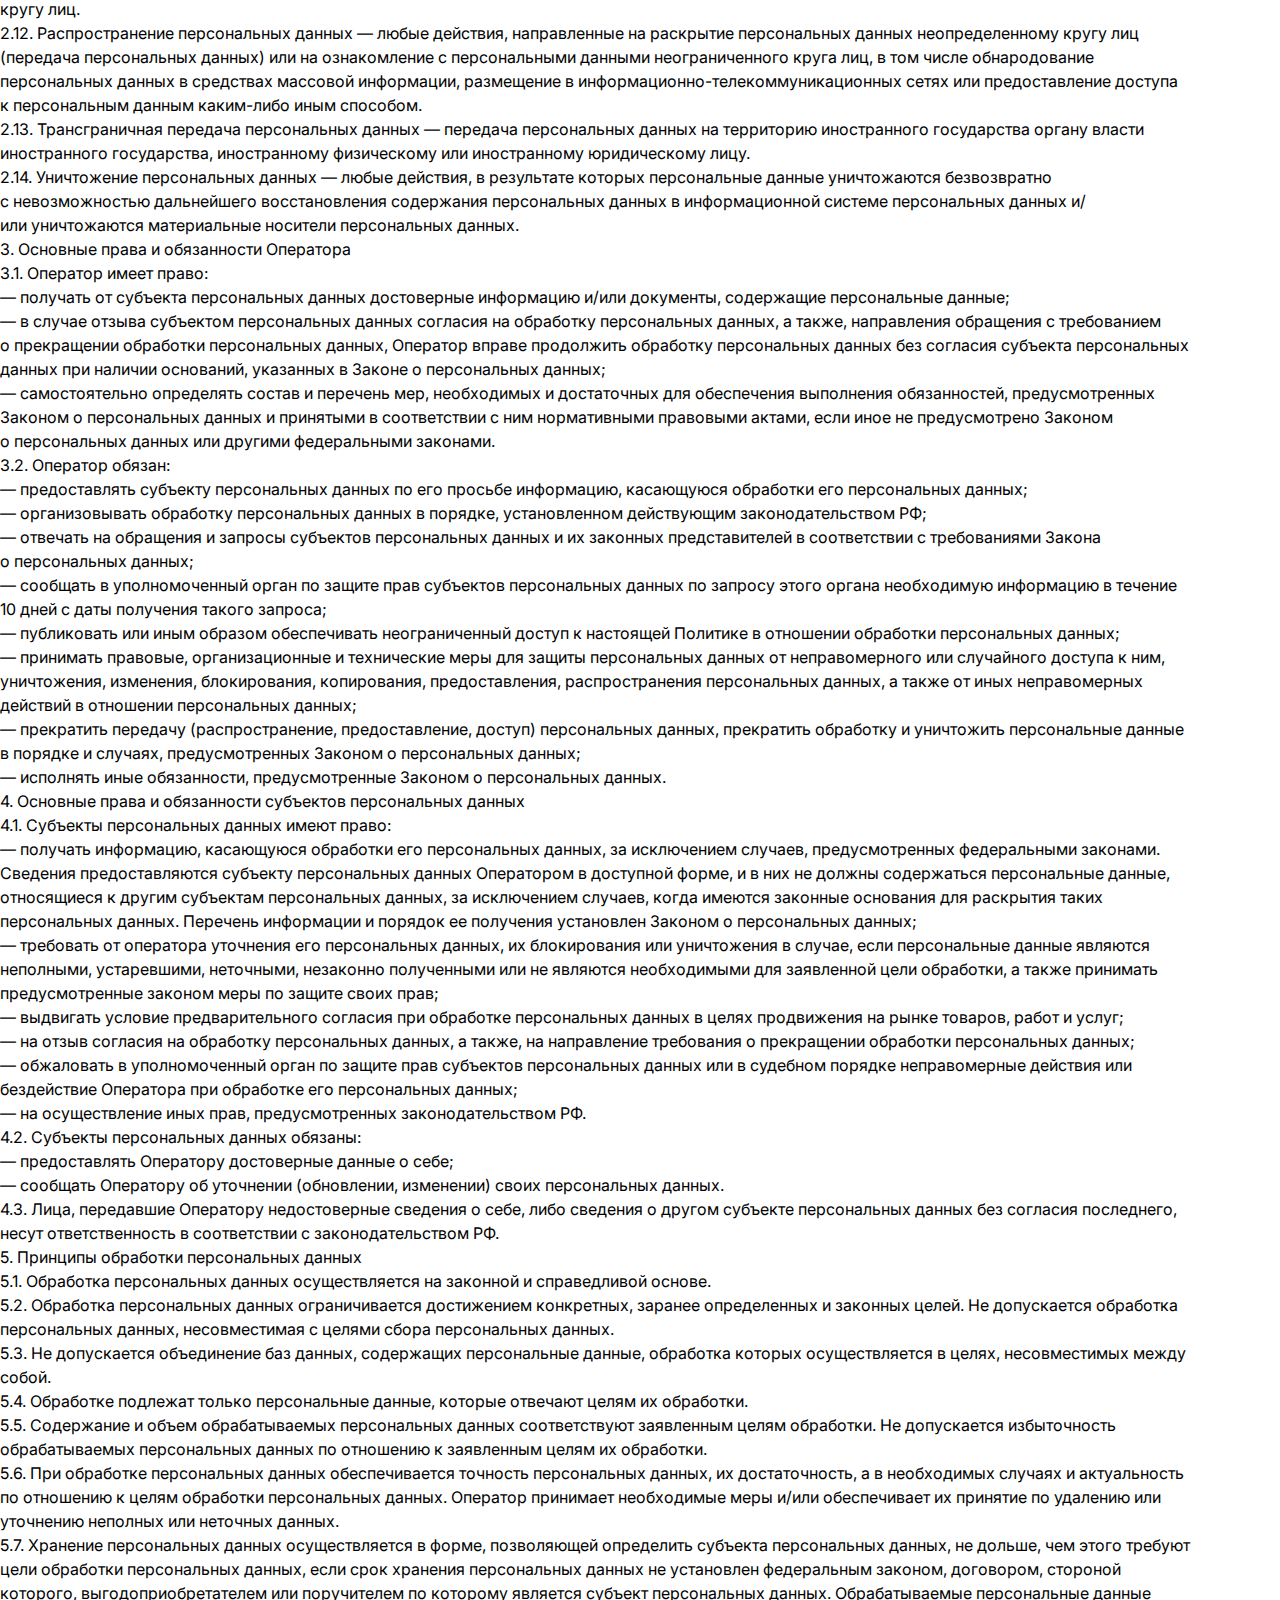
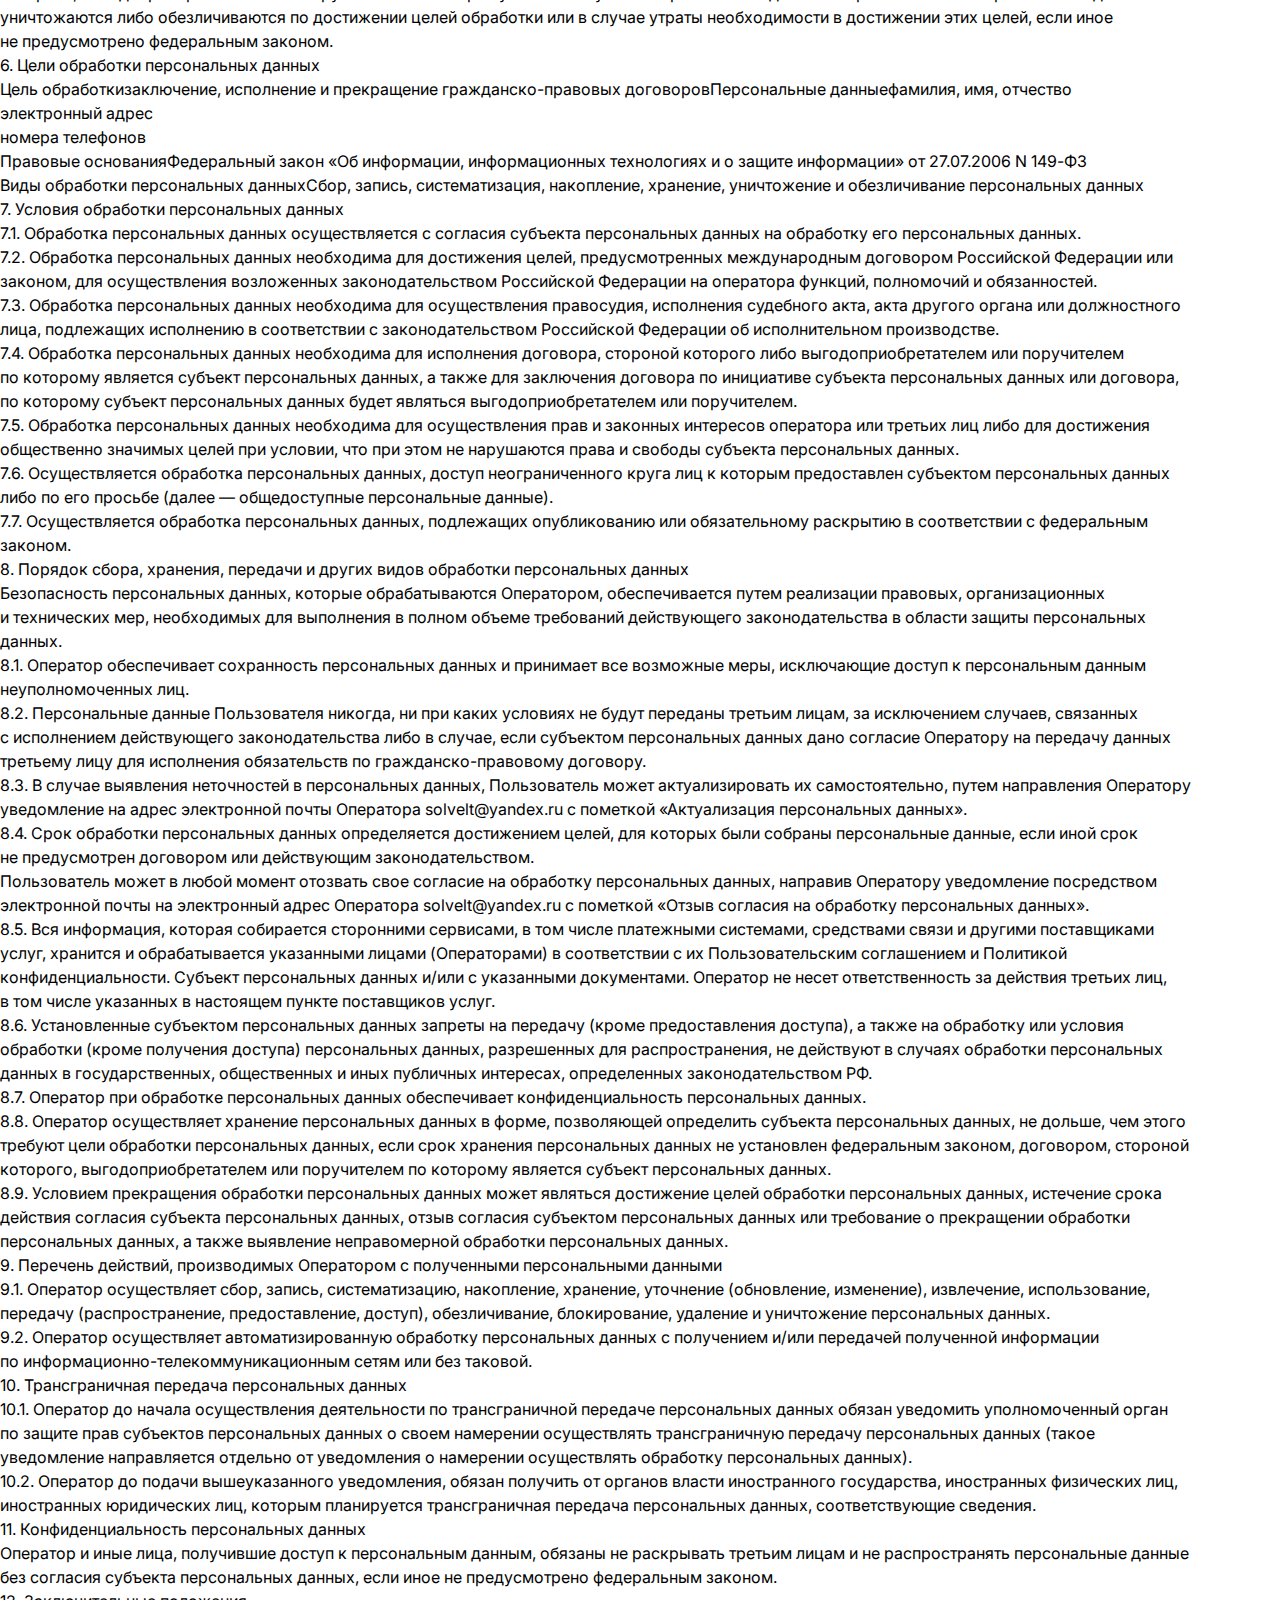
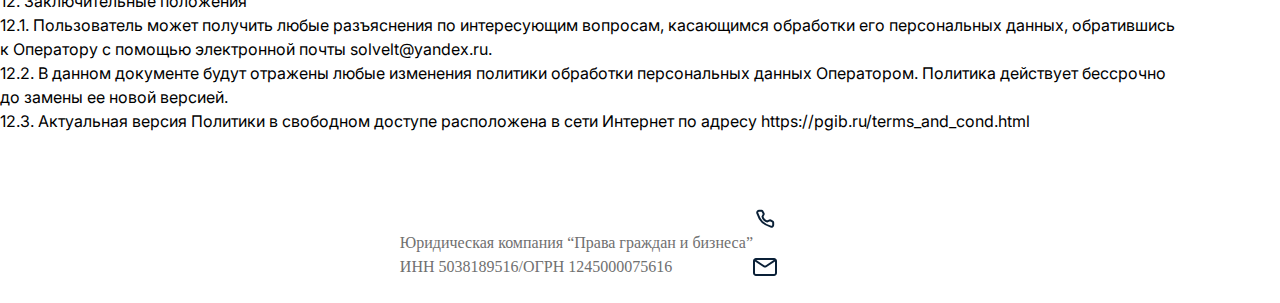
<file: terms_and_cond.html>
<!DOCTYPE html>
<html lang="en">

<head>
    <meta charset="UTF-8">
    <meta name="viewport" content="width=device-width, initial-scale=1.0">
    <title>Права Граждан и Бизнеса</title>

    <meta name="description"
        content="Компания «Права граждан и бизнеса» – юридическая фирма, специализирующаяся на оказании услуг российским и иностранным компаниям, предпринимателям, собственникам бизнеса, гражданам Российской Федерации, а также иностранным гражданам." />

    <link rel="icon" href="/favicon.ico" type="image/x-icon">
    <link rel="shortcut icon" href="/favicon.ico" type="image/x-icon">
    <link rel="apple-touch-icon" sizes="57x57" href="/img/favicon/apple-icon-57x57.png">
    <link rel="apple-touch-icon" sizes="60x60" href="/img/favicon/apple-icon-60x60.png">
    <link rel="apple-touch-icon" sizes="72x72" href="/img/favicon/apple-icon-72x72.png">
    <link rel="apple-touch-icon" sizes="76x76" href="/img/favicon/apple-icon-76x76.png">
    <link rel="apple-touch-icon" sizes="114x114" href="/img/favicon/apple-icon-114x114.png">
    <link rel="apple-touch-icon" sizes="120x120" href="/img/favicon/apple-icon-120x120.png">
    <link rel="apple-touch-icon" sizes="144x144" href="/img/favicon/apple-icon-144x144.png">
    <link rel="apple-touch-icon" sizes="152x152" href="/img/favicon/apple-icon-152x152.png">
    <link rel="apple-touch-icon" sizes="180x180" href="/img/favicon/apple-icon-180x180.png">
    <link rel="icon" type="image/png" sizes="192x192" href="/img/favicon/android-icon-192x192.png">
    <link rel="icon" type="image/png" sizes="32x32" href="/img/favicon/favicon-32x32.png">
    <link rel="icon" type="image/png" sizes="96x96" href="/img/favicon/favicon-96x96.png">
    <link rel="icon" type="image/png" sizes="16x16" href="/img/favicon/favicon-16x16.png">

    <link rel="preconnect" href="https://fonts.googleapis.com">
    <link rel="preconnect" href="https://fonts.gstatic.com" crossorigin>
    <link
        href="https://fonts.googleapis.com/css2?family=Barlow:ital,wght@0,100;0,200;0,300;0,400;0,500;0,600;0,700;0,800;0,900;1,100;1,200;1,300;1,400;1,500;1,600;1,700;1,800;1,900&family=Inter:wght@100..900&family=Raleway:ital,wght@0,100..900;1,100..900&family=Ubuntu:ital,wght@0,300;0,400;0,500;0,700;1,300;1,400;1,500;1,700&display=swap"
        rel="stylesheet">
    <link rel="stylesheet" href="./style/style.css">
    <link rel="stylesheet" href="./style/reset.css">
    <!-- Yandex.Metrika counter -->
    <script type="text/javascript">
        (function (m, e, t, r, i, k, a) {
            m[i] = m[i] || function () { (m[i].a = m[i].a || []).push(arguments) };
            m[i].l = 1 * new Date();
            for (var j = 0; j < document.scripts.length; j++) { if (document.scripts[j].src === r) { return; } }
            k = e.createElement(t), a = e.getElementsByTagName(t)[0], k.async = 1, k.src = r, a.parentNode.insertBefore(k, a)
        })
            (window, document, "script", "https://mc.yandex.ru/metrika/tag.js", "ym");

        ym(98621110, "init", {
            clickmap: true,
            trackLinks: true,
            accurateTrackBounce: true,
            webvisor: true
        });
    </script>
    <noscript>
        <div><img src="https://mc.yandex.ru/watch/98621110" style="position:absolute; left:-9999px;" alt="" /></div>
    </noscript>
    <!-- /Yandex.Metrika counter -->
    <script defer src="./script/script.js"></script>
    <script defer src="./script/reveal.js"></script>
    <script defer src="./script/modal_menu.js"></script>
</head>

<body>
    <header class="header">
        <div class="header-main">
            <div class="logo">
                <a href="./index.html"><img src="./img/logo.webp" alt="Логотип Права Граждан и Бизнеса"></a>
            </div>


            <nav class="navigation">
                <ul class="nav-list">
                    <li class="nav-item"><a href="./index.html">Главная</a></li>
                    <li class="nav-item"><a href="#about-us">О нас</a></li>
                    <li class="nav-item"><a href="./services.html">Услуги</a></li>
                    <li class="nav-item"><a href="#contact-us">Контакты</a></li>
                </ul>
            </nav>

            <div class="header-contacts">
                <div class="header-phone">
                    <a href="https://t.me/pgibzakon" target="_blank"><img src="./img/telegram-fill_alt.svg"
                            alt="telegram"></a> <img src="./img/phone-telephone.svg" alt="+79160006277"> <a
                        href="tel:+79160006277" width="24px" class="phone-number">+7(916)-000-62-77</a>
                </div>
                <div class="header-mail"> <a href="https://wa.me/79160006277" target="_blank"><img
                            src="./img/whatsapp-fill_alt.svg" alt="whatsapp"></a><img src="./img/Mail2.svg"
                        alt="yourmail@mail.com" width="24px">
                    <a href="mailto:pgibzakon@mail.ru" class="mail">pgibzakon@mail.ru</a>
                </div>
            </div>

        </div>

        <div class="burger-header">
            <div class="logo-humburger">
                <a href="./index.html"><img src="./img/logo.webp" alt="Логотип Права Граждан и Бизнеса"></a>
            </div>
            <div class="menu-burger">
                <img src="./img/hamburger.svg" alt="меню навигации">
            </div>
        </div>

        <div class="header-burger">
            <nav class="navigation-burger">
                <ul class="nav-list-burger">
                    <li class="nav-item-burger"><a href="#hero-banner">Главная</a></li>
                    <li class="nav-item-burger"><a href="#about-us">О нас</a></li>
                    <li class="nav-item-burger"><a href="./services.html">Услуги</a></li>
                    <li class="nav-item-burger"><a href="#contact-us">Контакты</a></li>
                </ul>
            </nav>
            <div class="burger-contacts">
                <div class="header-phone">
                    <img src="./img/phone-telephone-alt.svg" alt="79160006277"> <a href="tel:+79160006277" width="24px"
                        class="burger-phone">+7(916)-000-62-77</a>
                </div>
                <div class="header-mail"><img src="./img/Mail2-alt.svg" alt="yourmail@mail.com" width="24px">
                    <a href="mailto:pgibzakon@mail.ru" class="mail burger-mail">pgibzakon@mail.ru</a>
                </div>
                <div class="social-holder">
                    <a href="https://t.me/pgibzakon" target="_blank"><img src="./img/telegram-fill.svg"
                            alt="telegram"></a>
                    <a href="https://wa.me/79160006277" target="_blank"><img src="./img/whatsapp-fill.svg"
                            alt="whatsapp"></a>
                </div>
            </div>
        </div>
    </header>

    <main>
        <div class="terms_and_cond">
            <div class="container">
                <strong>Политика в&nbsp;отношении обработки персональных данных</strong><br />1. Общие
                положения<br />Настоящая политика обработки персональных данных составлена в&nbsp;соответствии
                с&nbsp;требованиями Федерального закона от&nbsp;27.07.2006. №&nbsp;152-ФЗ «О&nbsp;персональных данных»
                (далее&nbsp;— Закон о&nbsp;персональных данных) и&nbsp;определяет порядок обработки персональных данных
                и&nbsp;меры по&nbsp;обеспечению безопасности персональных данных, предпринимаемые&nbsp;ИП Беловым
                Антоном Ивановичем&nbsp;(далее&nbsp;— Оператор).<br />1.1. Оператор ставит своей важнейшей целью
                и&nbsp;условием осуществления своей деятельности соблюдение прав и&nbsp;свобод человека
                и&nbsp;гражданина при обработке его персональных данных, в&nbsp;том числе защиты прав
                на&nbsp;неприкосновенность частной жизни, личную и&nbsp;семейную тайну.<br />1.2. Настоящая политика
                Оператора в&nbsp;отношении обработки персональных данных (далее&nbsp;— Политика) применяется
                ко&nbsp;всей информации, которую Оператор может получить о&nbsp;посетителях
                веб-сайта&nbsp;https://pgib.ru.<br />2. Основные понятия, используемые в&nbsp;Политике<br />2.1.
                Автоматизированная обработка персональных данных&nbsp;— обработка персональных данных с&nbsp;помощью
                средств вычислительной техники.<br />2.2. Блокирование персональных данных&nbsp;— временное прекращение
                обработки персональных данных (за&nbsp;исключением случаев, если обработка необходима для уточнения
                персональных данных).<br />2.3. Веб-сайт&nbsp;— совокупность графических и&nbsp;информационных
                материалов, а&nbsp;также программ для ЭВМ и&nbsp;баз данных, обеспечивающих их&nbsp;доступность
                в&nbsp;сети интернет по&nbsp;сетевому адресу&nbsp;https://pgib.ru.<br />2.4. Информационная система
                персональных данных&nbsp;— совокупность содержащихся в&nbsp;базах данных персональных данных
                и&nbsp;обеспечивающих их&nbsp;обработку информационных технологий и&nbsp;технических средств.<br />2.5.
                Обезличивание персональных данных&nbsp;— действия, в&nbsp;результате которых невозможно определить без
                использования дополнительной информации принадлежность персональных данных конкретному Пользователю или
                иному субъекту персональных данных.<br />2.6. Обработка персональных данных&nbsp;— любое действие
                (операция) или совокупность действий (операций), совершаемых с&nbsp;использованием средств автоматизации
                или без использования таких средств с&nbsp;персональными данными, включая сбор, запись, систематизацию,
                накопление, хранение, уточнение (обновление, изменение), извлечение, использование, передачу
                (распространение, предоставление, доступ), обезличивание, блокирование, удаление, уничтожение
                персональных данных.<br />2.7. Оператор&nbsp;— государственный орган, муниципальный орган, юридическое
                или физическое лицо, самостоятельно или совместно с&nbsp;другими лицами организующие
                и/или&nbsp;осуществляющие обработку персональных данных, а&nbsp;также определяющие цели обработки
                персональных данных, состав персональных данных, подлежащих обработке, действия (операции), совершаемые
                с&nbsp;персональными данными.<br />2.8. Персональные данные&nbsp;— любая информация, относящаяся прямо
                или косвенно к&nbsp;определенному или определяемому Пользователю
                веб-сайта&nbsp;https://pgib.ru.<br />2.9. Персональные данные, разрешенные субъектом персональных
                данных для распространения,&nbsp;— персональные данные, доступ неограниченного круга лиц к&nbsp;которым
                предоставлен субъектом персональных данных путем дачи согласия на&nbsp;обработку персональных данных,
                разрешенных субъектом персональных данных для распространения в&nbsp;порядке, предусмотренном Законом
                о&nbsp;персональных данных (далее&nbsp;— персональные данные, разрешенные для
                распространения).<br />2.10. Пользователь&nbsp;— любой посетитель
                веб-сайта&nbsp;https://pgib.ru.<br />2.11. Предоставление персональных данных&nbsp;— действия,
                направленные на&nbsp;раскрытие персональных данных определенному лицу или определенному кругу
                лиц.<br />2.12. Распространение персональных данных&nbsp;— любые действия, направленные
                на&nbsp;раскрытие персональных данных неопределенному кругу лиц (передача персональных данных) или
                на&nbsp;ознакомление с&nbsp;персональными данными неограниченного круга лиц, в&nbsp;том числе
                обнародование персональных данных в&nbsp;средствах массовой информации, размещение
                в&nbsp;информационно-телекоммуникационных сетях или предоставление доступа к&nbsp;персональным данным
                каким-либо иным способом.<br />2.13. Трансграничная передача персональных данных&nbsp;— передача
                персональных данных на&nbsp;территорию иностранного государства органу власти иностранного государства,
                иностранному физическому или иностранному юридическому лицу.<br />2.14. Уничтожение персональных
                данных&nbsp;— любые действия, в&nbsp;результате которых персональные данные уничтожаются безвозвратно
                с&nbsp;невозможностью дальнейшего восстановления содержания персональных данных в&nbsp;информационной
                системе персональных данных и/или&nbsp;уничтожаются материальные носители персональных данных.<br />3.
                Основные права и&nbsp;обязанности Оператора<br />3.1. Оператор имеет право:<br />—&nbsp;получать
                от&nbsp;субъекта персональных данных достоверные информацию и/или&nbsp;документы, содержащие
                персональные данные;<br />—&nbsp;в&nbsp;случае отзыва субъектом персональных данных согласия
                на&nbsp;обработку персональных данных, а&nbsp;также, направления обращения с&nbsp;требованием
                о&nbsp;прекращении обработки персональных данных, Оператор вправе продолжить обработку персональных
                данных без согласия субъекта персональных данных при наличии оснований, указанных в&nbsp;Законе
                о&nbsp;персональных данных;<br />—&nbsp;самостоятельно определять состав и&nbsp;перечень мер,
                необходимых и&nbsp;достаточных для обеспечения выполнения обязанностей, предусмотренных Законом
                о&nbsp;персональных данных и&nbsp;принятыми в&nbsp;соответствии с&nbsp;ним нормативными правовыми
                актами, если иное не&nbsp;предусмотрено Законом о&nbsp;персональных данных или другими федеральными
                законами.<br />3.2. Оператор обязан:<br />—&nbsp;предоставлять субъекту персональных данных по&nbsp;его
                просьбе информацию, касающуюся обработки его персональных данных;<br />—&nbsp;организовывать обработку
                персональных данных в&nbsp;порядке, установленном действующим
                законодательством&nbsp;РФ;<br />—&nbsp;отвечать на&nbsp;обращения и&nbsp;запросы субъектов персональных
                данных и&nbsp;их&nbsp;законных представителей в&nbsp;соответствии с&nbsp;требованиями Закона
                о&nbsp;персональных данных;<br />—&nbsp;сообщать в&nbsp;уполномоченный орган по&nbsp;защите прав
                субъектов персональных данных по&nbsp;запросу этого органа необходимую информацию в&nbsp;течение
                10&nbsp;дней с&nbsp;даты получения такого запроса;<br />—&nbsp;публиковать или иным образом обеспечивать
                неограниченный доступ к&nbsp;настоящей Политике в&nbsp;отношении обработки персональных
                данных;<br />—&nbsp;принимать правовые, организационные и&nbsp;технические меры для защиты персональных
                данных от&nbsp;неправомерного или случайного доступа к&nbsp;ним, уничтожения, изменения, блокирования,
                копирования, предоставления, распространения персональных данных, а&nbsp;также от&nbsp;иных
                неправомерных действий в&nbsp;отношении персональных данных;<br />—&nbsp;прекратить передачу
                (распространение, предоставление, доступ) персональных данных, прекратить обработку и&nbsp;уничтожить
                персональные данные в&nbsp;порядке и&nbsp;случаях, предусмотренных Законом о&nbsp;персональных
                данных;<br />—&nbsp;исполнять иные обязанности, предусмотренные Законом о&nbsp;персональных
                данных.<br />4. Основные права и&nbsp;обязанности субъектов персональных данных<br />4.1. Субъекты
                персональных данных имеют право:<br />—&nbsp;получать информацию, касающуюся обработки его персональных
                данных, за&nbsp;исключением случаев, предусмотренных федеральными законами. Сведения предоставляются
                субъекту персональных данных Оператором в&nbsp;доступной форме, и&nbsp;в&nbsp;них не&nbsp;должны
                содержаться персональные данные, относящиеся к&nbsp;другим субъектам персональных данных,
                за&nbsp;исключением случаев, когда имеются законные основания для раскрытия таких персональных данных.
                Перечень информации и&nbsp;порядок ее&nbsp;получения установлен Законом о&nbsp;персональных
                данных;<br />—&nbsp;требовать от&nbsp;оператора уточнения его персональных данных, их&nbsp;блокирования
                или уничтожения в&nbsp;случае, если персональные данные являются неполными, устаревшими, неточными,
                незаконно полученными или не&nbsp;являются необходимыми для заявленной цели обработки, а&nbsp;также
                принимать предусмотренные законом меры по&nbsp;защите своих прав;<br />—&nbsp;выдвигать условие
                предварительного согласия при обработке персональных данных в&nbsp;целях продвижения на&nbsp;рынке
                товаров, работ и&nbsp;услуг;<br />—&nbsp;на&nbsp;отзыв согласия на&nbsp;обработку персональных данных,
                а&nbsp;также, на&nbsp;направление требования о&nbsp;прекращении обработки персональных
                данных;<br />—&nbsp;обжаловать в&nbsp;уполномоченный орган по&nbsp;защите прав субъектов персональных
                данных или в&nbsp;судебном порядке неправомерные действия или бездействие Оператора при обработке его
                персональных данных;<br />—&nbsp;на&nbsp;осуществление иных прав, предусмотренных
                законодательством&nbsp;РФ.<br />4.2. Субъекты персональных данных обязаны:<br />—&nbsp;предоставлять
                Оператору достоверные данные о&nbsp;себе;<br />—&nbsp;сообщать Оператору об&nbsp;уточнении (обновлении,
                изменении) своих персональных данных.<br />4.3. Лица, передавшие Оператору недостоверные сведения
                о&nbsp;себе, либо сведения о&nbsp;другом субъекте персональных данных без согласия последнего, несут
                ответственность в&nbsp;соответствии с&nbsp;законодательством&nbsp;РФ.<br />5. Принципы обработки
                персональных данных<br />5.1. Обработка персональных данных осуществляется на&nbsp;законной
                и&nbsp;справедливой основе.<br />5.2. Обработка персональных данных ограничивается достижением
                конкретных, заранее определенных и&nbsp;законных целей. Не&nbsp;допускается обработка персональных
                данных, несовместимая с&nbsp;целями сбора персональных данных.<br />5.3. Не&nbsp;допускается объединение
                баз данных, содержащих персональные данные, обработка которых осуществляется в&nbsp;целях, несовместимых
                между собой.<br />5.4. Обработке подлежат только персональные данные, которые отвечают целям
                их&nbsp;обработки.<br />5.5. Содержание и&nbsp;объем обрабатываемых персональных данных соответствуют
                заявленным целям обработки. Не&nbsp;допускается избыточность обрабатываемых персональных данных
                по&nbsp;отношению к&nbsp;заявленным целям их&nbsp;обработки.<br />5.6. При обработке персональных данных
                обеспечивается точность персональных данных, их&nbsp;достаточность, а&nbsp;в&nbsp;необходимых случаях
                и&nbsp;актуальность по&nbsp;отношению к&nbsp;целям обработки персональных данных. Оператор принимает
                необходимые меры и/или&nbsp;обеспечивает их&nbsp;принятие по&nbsp;удалению или уточнению неполных или
                неточных данных.<br />5.7. Хранение персональных данных осуществляется в&nbsp;форме, позволяющей
                определить субъекта персональных данных, не&nbsp;дольше, чем этого требуют цели обработки персональных
                данных, если срок хранения персональных данных не&nbsp;установлен федеральным законом, договором,
                стороной которого, выгодоприобретателем или поручителем по&nbsp;которому является субъект персональных
                данных. Обрабатываемые персональные данные уничтожаются либо обезличиваются по&nbsp;достижении целей
                обработки или в&nbsp;случае утраты необходимости в&nbsp;достижении этих целей, если иное
                не&nbsp;предусмотрено федеральным законом.<br />6. Цели обработки персональных данных<br />
                <ul class="ul_terms-and-cond">
                    <li>Цель обработкизаключение, исполнение и&nbsp;прекращение гражданско-правовых
                        договоровПерсональные данныефамилия, имя, отчество</li>
                    <li>электронный адрес</li>
                    <li>номера телефонов</li>
                    <li>Правовые основанияФедеральный закон «Об&nbsp;информации, информационных технологиях
                        и&nbsp;о&nbsp;защите информации» от&nbsp;27.07.2006&nbsp;N 149-ФЗ</li>
                    <li>Виды обработки персональных данныхСбор, запись, систематизация, накопление, хранение,
                        уничтожение и&nbsp;обезличивание персональных данных</li>
                </ul>7. Условия обработки персональных данных<br />7.1. Обработка персональных данных осуществляется
                с&nbsp;согласия субъекта персональных данных на&nbsp;обработку его персональных данных.<br />7.2.
                Обработка персональных данных необходима для достижения целей, предусмотренных международным договором
                Российской Федерации или законом, для осуществления возложенных законодательством Российской Федерации
                на&nbsp;оператора функций, полномочий и&nbsp;обязанностей.<br />7.3. Обработка персональных данных
                необходима для осуществления правосудия, исполнения судебного акта, акта другого органа или должностного
                лица, подлежащих исполнению в&nbsp;соответствии с&nbsp;законодательством Российской Федерации
                об&nbsp;исполнительном производстве.<br />7.4. Обработка персональных данных необходима для исполнения
                договора, стороной которого либо выгодоприобретателем или поручителем по&nbsp;которому является субъект
                персональных данных, а&nbsp;также для заключения договора по&nbsp;инициативе субъекта персональных
                данных или договора, по&nbsp;которому субъект персональных данных будет являться выгодоприобретателем
                или поручителем.<br />7.5. Обработка персональных данных необходима для осуществления прав
                и&nbsp;законных интересов оператора или третьих лиц либо для достижения общественно значимых целей при
                условии, что при этом не&nbsp;нарушаются права и&nbsp;свободы субъекта персональных данных.<br />7.6.
                Осуществляется обработка персональных данных, доступ неограниченного круга лиц к&nbsp;которым
                предоставлен субъектом персональных данных либо по&nbsp;его просьбе (далее&nbsp;— общедоступные
                персональные данные).<br />7.7. Осуществляется обработка персональных данных, подлежащих опубликованию
                или обязательному раскрытию в&nbsp;соответствии с&nbsp;федеральным законом.<br />8. Порядок сбора,
                хранения, передачи и&nbsp;других видов обработки персональных данных<br />Безопасность персональных
                данных, которые обрабатываются Оператором, обеспечивается путем реализации правовых, организационных
                и&nbsp;технических мер, необходимых для выполнения в&nbsp;полном объеме требований действующего
                законодательства в&nbsp;области защиты персональных данных.<br />8.1. Оператор обеспечивает сохранность
                персональных данных и&nbsp;принимает все возможные меры, исключающие доступ к&nbsp;персональным данным
                неуполномоченных лиц.<br />8.2. Персональные данные Пользователя никогда, ни&nbsp;при каких условиях
                не&nbsp;будут переданы третьим лицам, за&nbsp;исключением случаев, связанных с&nbsp;исполнением
                действующего законодательства либо в&nbsp;случае, если субъектом персональных данных дано согласие
                Оператору на&nbsp;передачу данных третьему лицу для исполнения обязательств по&nbsp;гражданско-правовому
                договору.<br />8.3. В&nbsp;случае выявления неточностей в&nbsp;персональных данных, Пользователь может
                актуализировать их&nbsp;самостоятельно, путем направления Оператору уведомление на&nbsp;адрес
                электронной почты Оператора&nbsp;solvelt@yandex.ru&nbsp;с&nbsp;пометкой «Актуализация персональных
                данных».<br />8.4. Срок обработки персональных данных определяется достижением целей, для которых были
                собраны персональные данные, если иной срок не&nbsp;предусмотрен договором или действующим
                законодательством.<br />Пользователь может в&nbsp;любой момент отозвать свое согласие на&nbsp;обработку
                персональных данных, направив Оператору уведомление посредством электронной почты на&nbsp;электронный
                адрес Оператора&nbsp;solvelt@yandex.ru&nbsp;с&nbsp;пометкой «Отзыв согласия на&nbsp;обработку
                персональных данных».<br />8.5. Вся информация, которая собирается сторонними сервисами, в&nbsp;том
                числе платежными системами, средствами связи и&nbsp;другими поставщиками услуг, хранится
                и&nbsp;обрабатывается указанными лицами (Операторами) в&nbsp;соответствии
                с&nbsp;их&nbsp;Пользовательским соглашением и&nbsp;Политикой конфиденциальности. Субъект персональных
                данных и/или&nbsp;с&nbsp;указанными документами. Оператор не&nbsp;несет ответственность за&nbsp;действия
                третьих лиц, в&nbsp;том числе указанных в&nbsp;настоящем пункте поставщиков услуг.<br />8.6.
                Установленные субъектом персональных данных запреты на&nbsp;передачу (кроме предоставления доступа),
                а&nbsp;также на&nbsp;обработку или условия обработки (кроме получения доступа) персональных данных,
                разрешенных для распространения, не&nbsp;действуют в&nbsp;случаях обработки персональных данных
                в&nbsp;государственных, общественных и&nbsp;иных публичных интересах, определенных
                законодательством&nbsp;РФ.<br />8.7. Оператор при обработке персональных данных обеспечивает
                конфиденциальность персональных данных.<br />8.8. Оператор осуществляет хранение персональных данных
                в&nbsp;форме, позволяющей определить субъекта персональных данных, не&nbsp;дольше, чем этого требуют
                цели обработки персональных данных, если срок хранения персональных данных не&nbsp;установлен
                федеральным законом, договором, стороной которого, выгодоприобретателем или поручителем по&nbsp;которому
                является субъект персональных данных.<br />8.9. Условием прекращения обработки персональных данных может
                являться достижение целей обработки персональных данных, истечение срока действия согласия субъекта
                персональных данных, отзыв согласия субъектом персональных данных или требование о&nbsp;прекращении
                обработки персональных данных, а&nbsp;также выявление неправомерной обработки персональных
                данных.<br />9. Перечень действий, производимых Оператором с&nbsp;полученными персональными
                данными<br />9.1. Оператор осуществляет сбор, запись, систематизацию, накопление, хранение, уточнение
                (обновление, изменение), извлечение, использование, передачу (распространение, предоставление, доступ),
                обезличивание, блокирование, удаление и&nbsp;уничтожение персональных данных.<br />9.2. Оператор
                осуществляет автоматизированную обработку персональных данных с&nbsp;получением и/или&nbsp;передачей
                полученной информации по&nbsp;информационно-телекоммуникационным сетям или без таковой.<br />10.
                Трансграничная передача персональных данных<br />10.1. Оператор до&nbsp;начала осуществления
                деятельности по&nbsp;трансграничной передаче персональных данных обязан уведомить уполномоченный орган
                по&nbsp;защите прав субъектов персональных данных о&nbsp;своем намерении осуществлять трансграничную
                передачу персональных данных (такое уведомление направляется отдельно от&nbsp;уведомления
                о&nbsp;намерении осуществлять обработку персональных данных).<br />10.2. Оператор до&nbsp;подачи
                вышеуказанного уведомления, обязан получить от&nbsp;органов власти иностранного государства, иностранных
                физических лиц, иностранных юридических лиц, которым планируется трансграничная передача персональных
                данных, соответствующие сведения.<br />11. Конфиденциальность персональных данных<br />Оператор
                и&nbsp;иные лица, получившие доступ к&nbsp;персональным данным, обязаны не&nbsp;раскрывать третьим лицам
                и&nbsp;не&nbsp;распространять персональные данные без согласия субъекта персональных данных, если иное
                не&nbsp;предусмотрено федеральным законом.<br />12. Заключительные положения<br />12.1. Пользователь
                может получить любые разъяснения по&nbsp;интересующим вопросам, касающимся обработки его персональных
                данных, обратившись к&nbsp;Оператору с&nbsp;помощью электронной почты&nbsp;solvelt@yandex.ru.<br />12.2.
                В&nbsp;данном документе будут отражены любые изменения политики обработки персональных данных
                Оператором. Политика действует бессрочно до&nbsp;замены ее&nbsp;новой версией.<br />12.3. Актуальная
                версия Политики в&nbsp;свободном доступе расположена в&nbsp;сети Интернет
                по&nbsp;адресу&nbsp;https://pgib.ru/terms_and_cond.html<br /><br />
            </div>
        </div>
    </main>

    <footer class="footer">
        <div>
            <p>Юридическая компания “Права граждан и бизнеса”</p>
            <p>ИНН 5038189516/ОГРН 1245000075616</p>
        </div>


        <div class="footer-holder">
            <div class="footer-phone">
                <img src="./img/phone-telephone.svg" alt="+7(916)0006277" width="24px"> <a href="tel:+7(916)0006277"
                    class="phone-number-blue">+7(916)-000-62-77</a>
            </div>
            <div class="footer-mail"><img src="./img/Mail2.svg" alt="Почта - yourmail@mail.com" width="24px">
                <a href="mailto:pgibzakon@mail.ru" class="mail">pgibzakon@mail.ru</a>
            </div>
        </div>
    </footer>
</body>

</html>
</file>
<file: style/style.css>
@font-face {
     font-family: "Oswald", sans-serif;
     font-optical-sizing: auto;
     font-weight: 400;
     font-style: normal;
 }

 @font-face {
     font-family: "Inter", sans-serif;
     font-optical-sizing: auto;
     font-weight: 400;
     font-style: normal;
     font-variation-settings:
         "slnt" 0;
 }

 :root {
     --gray-color: #707070;
     --gray-color-hover: #202020;
     --black-color: #151515;
     --white-color: #FFFFFF;
     --overlay-black: #00000079;

     --font-family-inter: 'Inter';
     --font-family-oswald: 'Oswald';

     --border-radius: 5px;
     --transition-duration: 0.2s;

     --padding-inline: 40px;
 }

 .container {
     max-width: 1200px;
     width: 100%;
 }

 .section-container {

     max-width: 1200px;
     margin: 0 auto;
     margin-top: 50px;
     padding-inline: var(--padding-inline);
 }

 body {
     font-family: var(--font-family-inter);
 }

 .button {
     height: 50px;
     padding-inline: 10px;

     border-radius: var(--border-radius);
     border: none;

     background-color: var(--black-color);
     color: var(--white-color);
     transition: var(--transition-duration);
 }

 .button:hover {
     color: var(--black-color);
     background-color: var(--white-color);
     border: 1px solid var(--black-color);
 }

 .section-title {
     font-size: clamp(1.25rem, 1.192rem + 0.256vw, 1.5rem);
     font-family: var(--font-family-oswald);
     text-transform: uppercase;
 }

 section {
     position: relative;
     transform: translateY(150px);
     opacity: 0;
     transition: 1s all ease;
 }

 section.active {
     transform: translateY(0);
     opacity: 1;
 }

 .header {
     padding: 25px 50px;
     font-family: var(--font-family-oswald);
     color: var(--gray-color);
     background-color: var(--white-color);
     z-index: 10;
     position: sticky;
     left: 0;
     top: 0;

     display: flex;
     justify-content: center;
     align-items: center;
     flex-direction: column;
 }

 .header-bottom::before {
     content: '';
     position: absolute;
     bottom: 0;
     left: 0;
     background-color: var(--black-color);
     height: 1px;
     width: 100%;

 }

 .header-top,
 .header-bottom {
     max-width: 1120px;
     width: 100%;

     display: flex;
     justify-content: space-between;
     align-items: center;
 }

 .header-bottom {
     position: relative;
     margin-top: 20px;
     padding-bottom: 10px;
     font-family: var(--font-family-inter);
 }

 .header-holder {
     max-width: 300px;
     width: 100%;
     display: flex;
     justify-content: space-between;
     align-items: center;
 }

 .logo,
 .logo>a {
     font-family: var(--font-family-oswald);
     color: var(--black-color);
     font-size: 24px;
 }

 .logo>a:hover {
     color: var(--black-color);
 }

 .nav-items {
     font-family: var(--font-family-inter);

     display: flex;
     align-items: center;
     justify-content: space-between;

     gap: 20px;
 }

 .nav-item a {
     position: relative;
     color: var(--gray-color);
 }

 .nav-item a:hover {
     color: var(--gray-color-hover);
 }

 .nav-item a::before {
     content: '';
     position: absolute;
     width: 100%;
     height: 2px;
     border-radius: var(--border-radius);
     background-color: var(--gray-color-hover);
     bottom: 0;
     left: 0;
     transform-origin: right;
     transform: scaleX(0);
     transition: transform var(--transition-duration) ease-in-out;
 }

 .nav-item a:hover::before {
     transform-origin: left;
     transform: scaleX(1);
 }

 /* выпадющий список */
 .nav-item {
     position: relative;
 }

 .nav-item ul {
     position: absolute;
     top: 100%;
     left: 0;
     background-color: var(--white-color);
     padding: 10px;
     border: 1px solid var(--gray-color);
     border-radius: var(--border-radius);
     display: none;
 }

 .nav-item:hover ul {
     display: block;
 }

 .nav-item ul li {
     list-style-type: none;
     margin-bottom: 5px;
 }

 .nav-item ul li a {
     color: var(--gray-color);
     text-decoration: none;
 }

 .nav-item ul li a:hover {
     color: var(--black-color);
 }

 .burger-menu {
     display: flex;
     justify-content: space-between;
     align-items: center;
     padding: 10px;
     display: none;
 }

 .burger-icon {
     cursor: pointer;
 }

 .bar {
     display: block;
     width: 30px;
     height: 3px;
     background-color: var(--black-color);
     margin: 6px 0;
     transition: 0.4s;
     border-radius: var(--border-radius);
 }

 .bar-line1 {
     width: 30px;
 }

 .bar-line2 {
     width: 35px;
 }

 .bar-line3 {
     width: 20px;
 }

 .side-menu {
     position: fixed;
     top: 0;
     right: -250px;
     width: 250px;
     height: 100%;
     background-color: #333;
     color: white;
     transition: right 0.3s ease;
     z-index: 1000;
 }

 .side-menu ul {
     list-style: none;
     padding: 0;
     margin: 0;
 }

 .side-menu ul li {
     padding: 15px;
     border-bottom: 1px solid #444;
 }

 .side-menu ul li a {
     color: white;
     text-decoration: none;
     display: block;
 }

 .side-menu.active {
     right: 0;

 }

 .burger-menu {
     cursor: pointer;
 }

 .overlay {
     position: fixed;
     top: 0;
     left: 0;
     width: 100%;
     height: 100%;
     background-color: rgba(0, 0, 0, 0.5);
     opacity: 0;
     visibility: hidden;
     transition: opacity 0.3s ease, visibility 0.3s ease;
     z-index: 999;

 }

 .overlay.active {
     opacity: 1;
     visibility: visible;
 }

 /* slider */
 .slider {}

 .slider-container {

     position: relative;
     display: flex;
     justify-content: space-between;
     flex-direction: column;
 }

 .slide {
     width: 100%;
     position: relative;
     display: flex;
     align-items: center;
     justify-content: space-between;
 }

 .slide-description {
     margin-left: 20px;
     max-width: 380px;
     width: 100%;

     border: 1px solid black;
     border-radius: var(--border-radius);
     padding: 20px;
 }

 .slide-description__h1 {
     font-family: var(--font-family-oswald);
     font-size: clamp(1.5rem, 1.269rem + 1.026vw, 2.5rem);
 }

 .slide-description__p {
     font-family: var(--font-family-inter);
     font-size: clamp(0.75rem, 0.692rem + 0.256vw, 1rem);
 }

 .arrow-holder {
     align-self: self-end;

     display: flex;
     align-items: center;
 }

 .slide-img {
     width: clamp(18.75rem, 14.639rem + 18.27vw, 36.563rem);
     height: clamp(18.75rem, 15.865rem + 12.821vw, 31.25rem);
 }

 .count {
     display: flex;
     align-items: center;
     justify-content: center;
     width: 40px;
     padding-inline: 10px;
 }

 .prev,
 .next {
     cursor: pointer;
 }

 /* about-us */

 .about-us {}

 .about-us__cards {
     margin-top: 50px;
     display: flex;
     align-items: center;
     justify-content: center;
     gap: 70px;
     flex-wrap: wrap;
 }

 .about-us__card {
     width: 170px;

     display: flex;
     align-items: center;
     justify-content: center;
     flex-direction: column;
     text-align: center;
 }

 .about-us__card-p {
     margin-top: 30px;
 }

 .collection {}

 .collection-grid {
     display: grid;
     grid-template-columns: repeat(3, 350px);
     grid-template-rows: 420px;
     gap: 34px;
     place-items: centr;
 }

 .collection-card {
     position: relative;
     background-color: var(--overlay-black);
     background-repeat: no-repeat;
     background-blend-mode: overlay;
     border-radius: var(--border-radius);

     display: flex;
     justify-content: center;
     flex-direction: column;
     align-items: center;
     text-align: center;
     transition: var(--transition-duration);
     cursor: pointer;
     overflow: hidden;
 }

 .collection-card-description {
     position: absolute;
     bottom: 0;
     left: 0;
     width: 100%;
     padding: 20px;
     background-color: var(--overlay-black);
     color: white;
     transition: transform 0.3s ease, opacity 0.3s ease;
     transform: translateY(100%);
     opacity: 0;
 }

 .collection-card:hover .collection-card-description {
     transform: translateY(-50%);
     opacity: 1;
 }

 .collection-card-description hr {
     width: 60%;
     height: 1px;
     background-color: var(--white-color);
 }

 .collection-card:hover {
     transform: scale(0.95);
 }

 .collection-row_holder {
     margin-top: 20px;
     display: flex;
     align-items: center;
     justify-content: center;
     gap: 35px;
     /* flex-direction: column; */
     /* flex-wrap: wrap; */
 }

 .collection-row_holder_2 {
     margin-top: 35px;
     display: flex;
     flex-direction: column;
     gap: 35px;
 }

 .collection-card-bg1,
 .collection-card-bg2,
 .collection-card-bg3,
 .collection-card-bg4_2,
 .collection-card-bg5_2 {
     max-width: 350px;
     width: 100%;
     height: 420px;

 }

 .collection-card__title {
     padding: 15px 30px;
     font-size: 36px;
     align-self: center;
     color: var(--white-color);

 }

 .collection-card-bg1 {
     background-image: url(../img/man.png);
 }

 .collection-card-bg2 {
     background-image: url(../img/woman.png);
 }

 .collection-card-bg3 {
     background-image: url(../img/Aminorrr.png);
 }

 .collection-card-bg4 {
     height: 380px;
     background-image: url(../img/manw2woman.png);
 }

 .collection-card-bg5 {
     height: 185px;
     background-image: url(../img/men.png);
 }

 .collection-card-bg4_2 {
     display: none;
     background-image: url(../img/womn3.png);
 }

 .collection-card-bg5_2 {
     display: none;
     background-image: url(../img/womanred.png);
 }

 .about-marhatter__holder {
     margin-top: 25px;
     display: flex;
     align-items: center;
     justify-content: space-between;
 }

 .about-marhatter__right {
     padding: 20px;
     max-width: 500px;
     width: 100%;
     display: flex;
     flex-direction: column;
     gap: 20px;
 }

 .about-marhatter__right-h2 {
     font-size: clamp(1.25rem, 1.192rem + 0.256vw, 1.5rem);
     font-family: var(--font-family-oswald);
 }

 /*  */

 .wholesale-title {
     font-size: clamp(1.25rem, 1.192rem + 0.256vw, 1.5rem);
     font-family: var(--font-family-oswald);
 }

 .wholesale-cards {
     margin-top: 30px;
     display: flex;
     align-items: center;
     justify-content: center;
     flex-wrap: wrap;
     gap: 75px;
 }

 .wholesale-card {
     max-width: 200px;
     width: 100%;

     display: flex;
     align-items: center;
     text-align: center;
     flex-direction: column;
     gap: 25px;
 }

 .add-arrow {
     position: relative;
 }

 .add-arrow::after {
     position: absolute;
     top: 50%;
     left: calc(100% + 10px);
     content: url(../img/arrowasmall.png);
 }

 .add-arrow:nth-child(5)::after {
     left: -50px;
 }

 .wholesale-title {
     margin-bottom: 15px;
 }

 .wholesale-number {
     display: none;
 }

 .button__transparent {
     color: var(--black-color);
     border: 1px solid var(--black-color);
     background-color: transparent;
     transition: var(--transition-duration);
 }

 .button__transparent:hover {
     color: var(--white-color);
     background-color: var(--gray-color);
     border: 1px solid var(--white-color);
 }

 .partners-cards {
     margin-top: 30px;
     display: flex;
     align-items: center;
     justify-content: center;
     flex-wrap: wrap;
     gap: 60px;
 }

 .grid-items {
     margin-top: 30px;
     display: grid;
     grid-template-columns: repeat(auto-fill, 300px);
     justify-content: center;
     align-items: center;
     gap: 100px;
     place-self: center;
     place-items: center;
 }

 .advantages-item {
     max-width: 200px;
     width: 100%;
     display: flex;
     align-items: center;
     gap: 50px;
 }

 /* otz */
 .rewievs {
     margin-top: 50px;
     display: flex;
     align-items: center;
     justify-content: center;
     flex-wrap: wrap;
     gap: 40px;
 }

 .rewiev {
     max-width: 270px;
     width: 100%;
     display: flex;
     align-items: center;
     text-align: center;
     justify-content: center;
     flex-direction: column;
 }

 /*  */


 .footer {
     margin-top: 50px;

     display: flex;
     align-items: center;
     justify-content: center;

     font-family: var(--font-family-oswald);
     color: var(--gray-color);
 }

 .footer-container {
     position: relative;
     max-width: 1120px;
     width: 100%;
     margin: 0 auto;
     margin-top: 50px;
     padding-inline: var(--padding-inline);
     display: flex;
     justify-content: space-between;
     flex-wrap: wrap;
 }

 .footer-container::before {
     content: '';
     position: absolute;
     top: 0;
     left: 0;
     background-color: var(--black-color);
     height: 1px;
     width: 100%;

 }

 .footer-description {

     display: flex;
     align-items: center;
     justify-content: center;
     flex-wrap: wrap;
     gap: 70px;
 }

 .nav-items__footer {
     flex-direction: column;
     align-items: start;
 }

 /* collections */
 .collection-card-bg6,
 .collection-card-bg7 {
     max-width: 550px;
     width: 100%;
     height: 420px;
 }

 .collection-card-bg6 {
     background-image: url(../img/pleds.png);
 }

 .collection-card-bg7 {
     background-image: url(../img/scarf.png);
 }

 /* maaan */

 .breadcrumbs-navigation {
     margin-top: 0;
 }

 .breadcrumbs {
     display: flex;
     gap: 5px;
 }

 .breadcrumb {
     color: var(--gray-color);
 }

 .breadcrumb:hover {
     color: var(--black-color);
     text-decoration: underline;
 }

 .breadcrumb-back {
     display: none;
 }

 .add-slash::after {
     content: '/';
 }

 .filtr {
     z-index: 3;
 }

 .price-menu-filtr {
     display: none;
     position: absolute;
     top: 100%;
     left: 0;
     padding: 10px 15px;
     display: flex;
     flex-direction: column;
     width: 250px;
     border-radius: var(--border-radius);
     border: 1px solid var(--gray-color);
     background-color: var(--white-color);
 }

 .filtr-section {
     display: flex;
     position: relative;
     gap: 15px;

 }

 .button-fitr-default {
     border: none;
     color: var(--gray-color);
 }

 .button-fitr-default:hover {
     color: var(--white-color);
     text-decoration: underline;
 }

 .price-choice {
     display: flex;
     align-items: center;
     gap: 5px;
     margin-bottom: 15px;
 }

 .price-input {
     width: 75px;
     border-radius: var(--border-radius);
     border: 1px solid var(--gray-color);
 }

 .button-price {
     height: 25px;
     padding-inline: 6px;
     color: var(--gray-color);
 }

 .collection-title {
     text-transform: capitalize;
     font-size: clamp(1.5rem, 1.4rem + 0.5vw, 2rem);
 }

 .catalog-grid {
     grid-template-columns: repeat(auto-fill, 250px);

     grid-gap: 30px;
 }

 .catalog-card {
     text-transform: uppercase;
     color: var(--black-color);

 }

 .catalog-card a {
     color: var(--black-color);
 }

 .catalog-card a:hover {
     color: var(--black-color);
 }

 /* product */

 .product-card-container {
     max-width: 955px;
 }

 .product-card {
     display: flex;
     justify-content: space-between;
     flex-wrap: wrap;
 }

 .product-card-description {
     max-width: 365px;
     width: 100%;
 }

 .product-card-caption {
     display: flex;
     justify-content: space-between;
 }

 .button-product {
     width: 100%;
 }

 /* .product-card-slider{
    display: flex;
} */
 .product-hr {
     border-top: 1px dashed var(--gray-color);
 }

 .product-card-description {
     color: var(--gray-color);
 }

 .product-card-description>h1,
 .product-card-description>h2 {
     color: var(--black-color);
 }

 .product-card-accent {
     color: var(--black-color);
     font-weight: 600;
     font-size: 20px;
 }

 .product-card-pharagraph {
     padding-block: 20px;
 }

 /* cooperation */

 .cooperation-holder {
     margin-top: 30px;
     display: flex;
     align-items: center;
     justify-content: center;
     flex-wrap: wrap;
     gap: 100px;
 }

 .cooperation-card {
     display: flex;
     flex-direction: column;
     max-width: 300px;
     gap: 12px;
 }

 .cooperation-img {
     width: 114px;
 }

 .cooperation-caption {
     color: var(--gray-color);
 }

 .form {
     max-width: 550px;
     width: 100%;
 }

 .form-input {
     margin-block: 12px;
     height: 40px;
     width: 100%;
 }

 .form-button {
     width: 100%;
 }

 .individuality-holder {
     margin-top: 30px;
     display: flex;
     align-items: center;
     justify-content: center;
     flex-wrap: wrap;
     gap: 100px;
 }

 .individuality-card {
     display: flex;
     flex-direction: column;
     align-items: center;
     justify-content: center;
     text-align: center;
     max-width: 300px;
     gap: 12px;
 }

 .individuality-title {
     align-self: center;
 }

 .individuality-container {
     display: flex;
     flex-direction: column;
 }

 .individuality-title {
     align-self: center;
 }

 .individuality-p {
     padding: 15px;
 }

 .about-holder {
     margin-top: 20px;
     display: flex;
     align-items: center;
     justify-content: space-between;
     flex-wrap: wrap;
 }

 .about-phararaph {
     max-width: 500px;
     width: 100%;
 }

 /* news */

 .newsteller-holder {
     display: flex;
     justify-content: center;
     gap: 30px;
     margin-block: 40px;
 }

 .news {
     width: 100%;
     max-width: 530px;
     display: flex;
     align-items: center;
     justify-content: center;
     flex-direction: column;
     background-repeat: no-repeat;
     background-size: cover;
     transition: var(--transition-duration);
 }

 .news:hover {
     transform: scale(0.95);
 }

 .news-txt {
     padding-inline: var(--padding-inline);
     color: var(--white-color);
 }

 .news-bg1 {
     height: 335px;
     background-image: url(../img/new1.png);
 }

 .news-bg2 {
     height: 335px;
     background-image: url(../img/new2.png);
 }

 .news-bg3 {
     width: 100%;
     max-width: 710px;
     height: 335px;
     background-image: url(../img/news3.png);
 }

 .news-bg4 {
     width: 100%;
     max-width: 360px;
     height: 335px;
     background-image: url(../img/news4.png);
 }

 .news-page-container {
     display: flex;
     align-items: center;
     justify-content: center;
     flex-direction: column;
 }

 .news-page-pharagraph {
     font-size: clamp(1rem, 0.942rem + 0.256vw, 1.25rem);
     padding-block: 15px;
 }

 .store-holder {
     display: flex;
     justify-content: space-between;
     margin-top: 15px;

     width: 100%;
 }

 .store-subtitle {
     font-size: 20px;
 }

 .store-pharagraph {
     padding-block: 10px;
 }

 .store-listing {
     max-width: 700px;
     display: flex;
     justify-content: space-between;
     flex-direction: column;

 }

 .store-txt {
     width: 100%;
     padding-block: 5px;
     display: flex;
     gap: 20px;
 }

 .store-txt {
     color: var(--gray-color);
 }

 .store-txt:hover {
     border-bottom: 1px solid var(--gray-color);
     color: var(--black-color);
 }

 .store-href:hover {
     color: var(--black-color);
 }

 .store-href {
     color: var(--gray-color);
 }
</file>
<file: style/media.css>
@media only screen and (max-width:1105px) {
    .add-arrow:nth-child(5)::after {
        display: none;
    }
}

@media only screen and (max-width:915px) {
    .collection-grid {
        display: grid;
        grid-template-columns: repeat(3, 350px);
    }

    .collection-row_holder {
        flex-wrap: wrap;
    }

    .collection-card-bg4_2,
    .collection-card-bg5_2 {
        display: flex;
    }

    .collection-card-bg4,
    .collection-card-bg5 {
        display: none;
    }

    .about-marhatter__holder {
        flex-direction: column;
    }

    .add-arrow:nth-child(4)::after {
        left: -50px;
    }

    .add-arrow:nth-child(5)::after {
        display: block;
        left: -50px;
    }

    .collection-card-bg6,
    .collection-card-bg7 {
        max-width: 350px;
        width: 100%;
        height: 420px;
    }
}

@media only screen and (max-width:830px) {
    .add-arrow:nth-child(2)::after {
        display: none;
    }

    .add-arrow:nth-child(3)::after {
        display: none;
    }
}

@media only screen and (max-width: 768px) {
    .header {
        padding: 20px;
    }

    .work-time,
    .header-holder,
    .quastion,
    .header-bottom {
        display: none;
    }

    .burger-menu {
        display: block;
    }

    .slide {
        justify-content: center;
        flex-direction: column-reverse;
    }

    .slide-description {
        margin-bottom: 20px;
    }

    .add-arrow::after {
        display: none;
    }

    .add-arrow:nth-child(5)::after {
        display: none;
    }

    .advantages-item {
        flex-direction: column;
    }

    .product-card {
        justify-content: center;

    }

    .newsteller-holder {
        flex-direction: column;
    }

    .news {
        max-width: 100%;
    }

    .store-holder {
        flex-direction: column;
    }
}

@media only screen and (max-width: 520px) {

    .footer-container,
    .footer-description {
        justify-content: center;
    }

    .breadcrumb {
        display: none;
    }

    .breadcrumb-back {
        display: inherit;
    }
}
</file>
